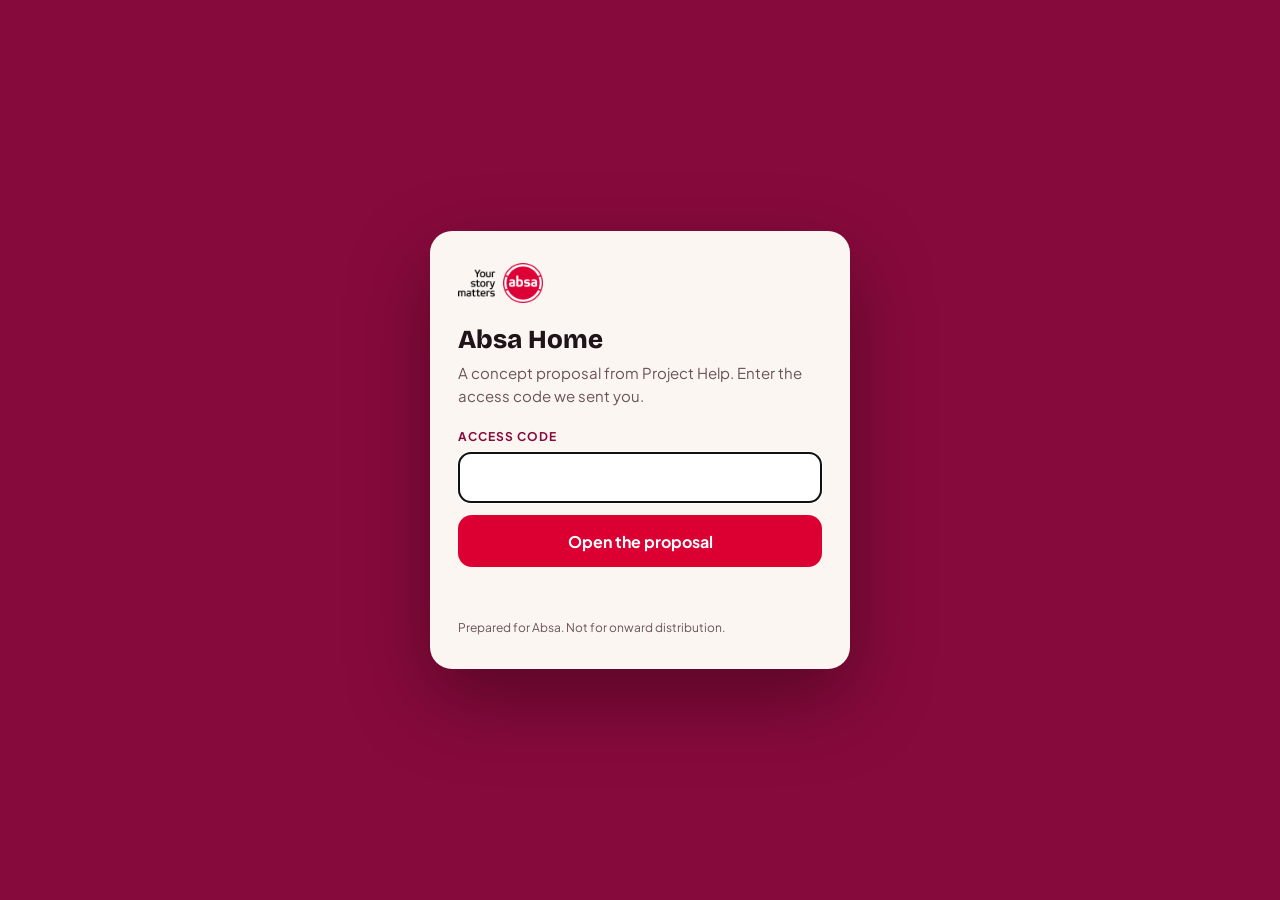
<file: index.html>
<!doctype html>
<html lang="en">
<head>
<meta charset="utf-8">
<meta name="viewport" content="width=device-width, initial-scale=1, viewport-fit=cover">
<meta name="robots" content="noindex, nofollow, noarchive, nosnippet">
<title>Absa Home</title>
<link rel="icon" href="brand/absa-logo.png">
<link rel="preconnect" href="https://fonts.googleapis.com">
<link rel="stylesheet" href="https://fonts.googleapis.com/css2?family=Bricolage+Grotesque:opsz,wght@12..96,800&amp;family=Plus+Jakarta+Sans:wght@400;600;700&amp;display=swap">
<style>
:root{color-scheme:light}
*{box-sizing:border-box}
html,body{margin:0;height:100%}
body{background:#870A3C;color:#1F1418;font-family:'Plus Jakarta Sans',system-ui,-apple-system,sans-serif;
  display:flex;align-items:center;justify-content:center;padding:24px}
.box{width:100%;max-width:420px;background:#FBF6F2;border-radius:22px;padding:32px 28px;
  box-shadow:0 30px 80px rgba(0,0,0,.35)}
.mark{height:40px;width:auto;display:block;margin-bottom:22px}
h1{font-family:'Bricolage Grotesque',system-ui,sans-serif;font-weight:800;font-size:26px;
  line-height:1.15;margin:0 0 8px}
p{margin:0 0 22px;font-size:15px;line-height:1.5;color:#6B5358}
label{display:block;font-size:12px;font-weight:700;letter-spacing:.08em;text-transform:uppercase;
  color:#870A3C;margin-bottom:8px}
input{width:100%;padding:14px;font-size:16px;border:1px solid #E2D2CC;border-radius:12px;
  background:#FFFFFF;font-family:inherit;margin-bottom:12px}
button{width:100%;min-height:52px;background:#DC0032;color:#FFFFFF;border:0;border-radius:14px;
  font-size:16px;font-weight:700;font-family:inherit;cursor:pointer}
button:disabled{opacity:.6;cursor:wait}
.err{color:#DC0032;font-size:14px;min-height:22px;margin-top:12px;font-weight:600}
.foot{margin:18px 0 0;font-size:12px;color:#6B5358}
</style>
</head>
<body>
<div class="box">
  <img class="mark" src="brand/absa-logo.png" alt="Absa">
  <h1>Absa Home</h1>
  <p>A concept proposal from Project Help. Enter the access code we sent you.</p>
  <label for="code">Access code</label>
  <input id="code" type="password" autocomplete="off" autocapitalize="off" spellcheck="false" autofocus>
  <button id="go">Open the proposal</button>
  <div class="err" id="err"></div>
  <p class="foot">Prepared for Absa. Not for onward distribution.</p>
</div>
<script>
const SALT = "aB0z2WXZb3i4/pVAS+5uYQ==", IV = "4LLloH9OyfXgs4jB", ITER = 250000;
const DATA = "50+G2fW1xNfxcDlVTPMkdOHERClJXo0Bzm1uMrak3Z7incjV/wFSnGYmgvpTkLsNLYwMjVoOK4TWkmwkuPBfMTPfasACDsyfzqPcg2eN1grqzCHhjfExQKvZ/ds6T/RXY5KUi4IqjZOyEGJdLj5P7riMBu8O3VWJYTTmU0HpnpIxCxf4ZQnZfPlcNE+EjAMTijCgU9x73xkawTbgH4NQNWJavPYqnif09C2RcYxHZx09DqfQTmMx6+ggxGvyh+et9LwF7KA99J13eR9Wu8IJdnPeapUJPP8C4s/upm0IF94RdCPcNj2jvl5KiG6ChcFJlckbzHNDp81ere32QDcSZRwdwLNKozChj/ygCrZMINRwzFdVgrPLcO0Ww87nE13Vxt2lhtoyTS9m9kIBNwEZ0cO6vzqqPqwXPmZEWcBC+VJxwWiUiZFI1qW3cDo3YcWY0ui5RsOJgpHdE/VWrKFeo4kIGCKCXCkbAku+L3/[base64]/J0DNG2NHJOHMkI2fEQW7FtlfJr7foic3q1ycrt9tyfEESXKPRkagoiQLy+coWs0FKB2KVZ2sqsFXSHjlefkVBVyL2G+sadryXyyQ4c+zS3JUBVpzAm/GZVvqaQBSRNpGETON5vUqFIpg4/n7RsrME37Drzxfw9DD3xYX97F9bf+gdFYp0nziTHdDvrv8tZL/29OqPDoViJdXaDmQ9xmcMJ7T0ZOYRu8rUF40jxTOjrdeDAah0YE0GdwFXfvT6cyqL37ED5luQoGXY5iBk213cHNidCnmyZPsYmje46rrRJeyRconxIvoX904O+DSDV6WAUnt1RHmhnzeLHJROX+9jIe56+/WPtCj36QouTtLWajTmIXHlgmvbuhM4YIRZeCMbOFuNGppPXaJHf8+rIAAWp2GaaapUZXrdZMHB7qDoO7KMykEtpxQjPQJ8BZSIT/uYWZLfvhGuZxig7ttNSdPa0yt7jomkOYfRxeekuF66oUbb/ji0oaeBw1NJqlYDpaBEpnDop3Ai2ufCRgDzMhkmuvmXLScB34bA5JU1tGSvVkYO7i24mLOc3YvjOcbOQUv86DMx6t/fMmmcf8tLY0/KdIJmQ0/7SQ2ljLd6cLAt5/rTdR5JVy/c/zGo+LVwll6FbuNxriQCNQfFELvhd1GkxxrFGSCjLBDqCGWui0Iw/gZHuCmhINxbOKYPtb02XSuzf8nBaJyq/Tmq2SPKoSlri3wF8vSNGc3YNQGIL17p4obDy1K7jwMKo4BngWDWAth9O6l5mIfe51TvjSBAJYcDe2mJeD8x+R7N30yl8wV6q8XLtkcxWa1+l3Z5wKb+H9mZ+NsH2iQ1NwZ5WP6uQ1L7puG6KRK9823SFERLDeHfOlU/[base64]/B/NOa82od6h5fujCl/Zy0I6hNQy/jtQ7b5TE8pHfleWVhgUSF3AKzLgMpMxLHCY6vOdwUZ3lvfkgb86mJO3RGmmwNcEXXrW0u0PkonBd8yFHc/4kWK6khV1JcTTQ179BQzeDsb5/pS4Hsa/ecxnPIx06J48XqakzOSX7GziEKiPaeOZk+QcQSD7basyQH+b3m8nEtAE1R5ZDzlj7tP8Yg1YQ/xqlCLAfpSk21H0FxUlsf/nJyRY/8DIsMdLwDEZBha8SZ/CbXS/1zuKxER+7Ucqk/k01CRbH29Tc/BFPLr3TExCcl06m2M3r7f5E1EsOUsiDbWDMHN8F+PRvwd2F0mJbhCDbVpbvAMXu3+jCdceD7PPgaREvgmQoqjarMy9kV6bl6w6cRWZsEBRqJ3Y/4TE4P+amzXKOtKzZcBsh7+ikLPGRex2dfT7aRdN4xeCW8AUvmUcH5uvxhuHKMbQaKPFgqnckWPK9Ku2dPubueLrACGhe97F3daBjZR7vHypMjmFuuDWduqoC8Md4gaVQ2ryYCjnQTLvsolZuhOavzLQllicaFRtjTFhWW6SyNiVu0qbbCwo4/TU4TxNXfULiElkA5io8MuK3r9g69DeES98Gjs8nkSnM/F2XTmaqWd+Y9ltr56r13uosN2eva3r77TF3+jPj+YePkVvzhLBRn5PoB2F2hPG2QaN8vSCHrxpjhjqVR6xGkrppNj8k8WY2UjYyq9YYU29hIhqEZCze7GAWL6RKhDB7mAK5r0My+nHMiC81yg97nSS5utw67nXN2X4YPS1lV8/2Ne0+EFBLVW3Sg9TsLwWcW5Pl1mjuiIIcg1HJGHYdxlrmOfAHKbsL3XsvKAUa9s4fUOlTbRu/v8aKgHtxqBjNAP4IPmQwbc5hCQO7+uQq/ZgLfUjtjc7v3jOVOqn7wOIUutSozF+f6AupSgLzWRer89SSk/+NuLHxzPDmKJhGS6rjPCHHEgTO7Bk/fEvS6cXJqjIU70IHuSf0z4drhkrkBYqm0IjK7weyUCnE4Odc4JC0e4/W+w6q/ndeBtH9z19HHeXesdqrDHXPkNUIgVie9/hUqxZqnlRZ3RGrBmTBKwDSCpoRVPPZx98YegqqAPWtx5w/IB3ab4EfSQaeYtbp2cBtp4pBAMqef/f8yoFRYJEiXghQMpND6GJ8lfcU3Z4fHE5U7XyIR2SEYzrrVmSyFqbEqcswPDnbSa12szlgx3m4ecO6npn21rs+N9HmkK4gLeL585oKCCJythLgXUoHMnwSj0i3l0OMGSNOuiAdIpyr2hJrf+XQsteJPZVAaKEeZ27wgnW4egQ4offNFudmw+jS2anqx/Fah+6ISmI4bwm+npcJclhu12b2O1Ez3XcE8Dc5YiolIcrsOb4H6S0srV+kQVcKRB/nzDOjjJkH8HbXp0AJrc7e9z57StowHvZn9A+Y01fojFirw8PSi/Cr5sXFt+jSFGcNwSDg3wocAkgMvvaGGLfz+PK49uU8qbEDvw3IUwqkym1ghhBcBYTkTxNdrdnCCBq93QPySZ1z1d4gXjW5I3ICCgdHFY/BHcR5y17twUP2wf/v97FwixoieR0tjUhfoZ5f6q3u+XenYKAIQoZkCHq+BtDI54R+gDTHbDgqOBAvEWjVt83D2XfkyoWRLHkWJch62wY+BlGKZyBWR+XPyGPTO+O/rzzQj+9R3qUSBa1+bnH8ig1YRkjziZCO4oNgDYlWL2BMz+SVuviz+qxHAPej/2LqDcupcQQbaEBrbZfmrXAJyYuYc4iKtZvBBi4rrG9xemzjGIUo5NigBNGApGo0zQwVuy7TUDpGT1g5MkyRWFclzdSFzdpMctZcK6XmfeW/GS1D2f8u9gzveauiSOMskqkj0eSVa6uJuQHChLh+VezaA5IcNdPxwBxXnslcCn1GQXXiAdm3MHCIUkHUzO1Wthiq6+r8WMzm3vF+rzPn4qzEtv1tVtxN74RiaZdczsZHO2PAXSDG8eRJ0A0xvIgGbWdjL+AI/YCmyUt3v1thsXVgs8xRCZRMjGYDGaiLCK+UudTsTobScWPbHSpYhESVfJCOSj9vm2aSQ6vEXxyZIX8FmqTqf9cvPbZ8CyInv9q/[base64]/Xp6A8CFXaAm8XJKmXh9i3OhLgn8ItuOJJHlvjALxWvRiJ9vaR1k2uwUluK2sl14Quk+GrADAcmFjgBftfF9rDxtNV60t3TSQuqLhK+wRwYlx9Zfg4gVLWRBZp8f5otKYLPl2lkopu/QOed6qT9v6+C7UnwPHgsyGVQ03oZkxUD1sZbKJU3RpKNSyAOLUBICaC97oaTqK2b2wy/yeTM922iKfQdnLWrq1cetghAuuiFeIiNW+TFUWrAWsC/dXUJQN8zYrMHFj7ZK+v4O9G+qdOb+/WQwkoHx8WcEu0/vWda0r4L59iKiHO8hzOfVWXzcchGjLnibtDXTDBtm3BjOVJTpB/8E8depnscxXNyPJoRdWMsPAvKWn8yk8V0bltfE/ZHvOVHIMAIfabf6LfQ0qa/Nlt8uB4gl3BJTPiaheKIJvhZGGFKI0rd0zNmlEpLmkX27y8WBO7RYAQB8muLiS7cwQmaLoxf6HkX6JBeC0S8HUcQvrwa/eEwUFyv3aABhWGCJmXfFrN4QmQoxjk1GN7dsa/3j0R2LPUbBG/XA1b9PnOj08vFxZ4RhH/xYfLAzZP0R6UjNYvM3W7+/1lRuU96zYMrkF+MJaYx0ArMPb25ML7uv8iO5yrqneZYSM6jygGQFadw/3fI9PUyPt5AeCmrINT79keWtsZAMi/jp4okPdL5muCBKxPr1bOoikvXbencfNIrICFjZDDkYECB9JHovIbK+yGQVjIIgcw3qNQvB1EFmQn+q+K2sOir/1Cd5yVwRypT6yzEZ3SR4rH4GpS5vU75WIjEkolnZqxA05dcnyAFNmTitnHi/[base64]/7I7HLf5z9+twLgw0pEHrlb+pH4SIC+vRoQsueyi7duP9gf0NoKgSBrbtGyCjpYqmFLfJAPGTUeonl7jFyuYY+J1N8uNLE/8K6QZcNdiiUjkrdLT/9SSunMlX94QcIrgKUhIFYHM1JuOqjW4EA6oIMYW7wANa8y9mTOMZ58v2gtSuU2BU3s/woODGPE1eGmiSUH3urtS8MooEOWdRSfgrRpJiBzjtfjd3GxibIBG7thgXAHJdOg/4uoTwiXsjb7TyIeZIzhrackBcScZ9rIwAzfhVFHAycDqP5xTjeWEhBNGVcHlWqF6s6JdMP8Nq/DfbNr7wW3MCIgscaVVLjYwJ+Stu4GEgA9ezWhRExGaxqxx3IopDdfMKOcr3LZrJi1vdo/YbTTm1aFf8zUCotzutoyCehy4xvDKc334DuxNiGIitcpjlETpaLqePYXXHdufiyNhEe6toe3oKqv1JeM4hnWaTljYYeRfDI4NRYKuGnJ2LdPLJXp6k9nt6CdA/OX3/MOvve0a/gcQeb8iQVI41T0EVkjWpMXdlSw0LQVlWOw96zlh6pl1dMbE2/Ae02sFbbh1L4ta3r+po7X9dVL5Jdey9KeJqiwZo7ND8FuYH6LOLEZcfsGImkiY0lOi7CmoXUR+E299sX5QoDUSPLKNSDD8Qn2AlGGNNg1gHvKTb+EQ6ca+pZAevLz5OoI4QQhwjALEV5mkzSN/5Gvr9ku0R6xnh0koAqK0SfJuhfFgPngcQCMv/QR9pTwLfZaXITgHyoonbuBj8nCCnbOniZHPXkdl5Y7zSPRozFj4VKKBv0BWZ5SH3iMCvF1lSEXwvT7l3bb91rur4nWyDUqEbDK+JPJICWVlUHUnowtzCr61nVrZ+74atJtKdz/teHOcVYo7JDr0LhwiUdob2vARwHIAgqbH4wZoZYTrrAZfRN9HsbypFCg86g5kSb4xfObXrFmRA0z4lqea+s9cTZXRq5ARenA+Vk1EMb5yS7p4vt0vE5KLeTHINNoAzzaP6zSwKh21dJ+aHNAy7muz9Y9yuTGzZh33Kvct5y+0pOTs2qraPk8L6XrNZOP8wyOJKJjG/FFvRqHc6gTF2jv82nFJBVMfOQwQUMEDDwLkgHN1GtEQ0slqUuGfejYYxF4sULGPR+42l3gOC9HCiYIeKVKSvK5QJf02hnEvkKVpySTqG8vYP+xaqdaqHcNYnDAT4Q2pPuzCohKs1vwEy8XySk4rU4yc76FdiZfL60QpiWTAlmJlJ/Z1ivajk1ZmuvX4pW6CJNSc4709a7t/gcMA/42s53XOLT7ll9j+FFejYlj9fQ6H5CmyBRPoym645J1LOZI0P4VcyuCStnkp1l22Shio8epfCjOAtdv7BCdxY84kYeXRh1wI+fAvbzHupcK7mQLicJaT1a4yH031Iw6Fs0ADmanqe0XUyoViNaF/3hqwMIm2lLhZT08e3vgUC6qJ8qSbrSOt0PZPjJX8kJ0bSv0C/zug4+vLYYAe40Is+H5BBRzgt9niNwlEghx5IU5253bVmP7a5SYG0HJ+hLFJKiwVEWvn7pm9eCxxg/[base64]/g2sM+OPpf/YVcGMsNw9Zy6mcmeSuAQuOhGCQF9QiGUFd7S9xWb/[base64]/[base64]/[base64]/50RNGQ9qnPJecCeJMAst2IoNqYhGYZrEYjEMj/y7q1/U5Ue3ionqVfZv7GFC0kJBMlqQR7q8krOTtd/sEyf+O/vRz4sWEbp3gbtGvy5/fmBKVOun2W/FoBKbu4yJWdvH8+TFwI84RgEZlbazTNX8NDnPSooAh1p/VhgbHlLqOjM0ndKNbPNROWKWlysmYJ9GEuYVQsgcO4j4Vi8VxewmFXAYTJ4gHB4gRymnjPqoPsvhs8/NqS8T6kANZRLz6+/X+0/++t67H7LWXmzztB7r45SSjbb7Ishk5Rwcnrhj772tBbSsb51VHLrHeh/AYUucmiLYgLlYhKBIilEq2meA/QnAZyf10LvQg25rwZSOMWdz1wh5ULYjDmjTIhy7z9TwPsceTvVufes0yfaAm3yNI8QRK2UFuDoUhBQpoPQZ/jzHKVc1JJe4ksth0V4fKjzcyEzjrVLab7jncvQcBMvOGO4SpbtncAg2DHp6LDwM0VVjRLF5hdi65EJ8B8Bs2Y7tov2pH8E3iRlOeromLspBwVu3YbzXhajH/w6rzNUCP41kif1/YKatu3gwrgSD+RoEEjeTOnegu3+QmIB26NESDxfBDLOXV7kTfM5qfRyzVCdCU6KCO9mHD5TX688DOJ5B7zJUplEa7TLl9POc3HN/rmt3D4kYthE4tCEoOcV9f+xShdfizZCxOauFyu5BmoAr2vAO513b1cts3ORRhCFdWks/jUEPpncDQ2USXTUKSc43ocsgIK3noZqClx49JW80DbTsjUx4lkQAr9J6/1PfQXMleg07H/LE2D2i/PR+WvUND8CG0hdZFkCcJyUwfVXvzN+n1IxjQiw5J7o3ncsnPF6ULHdDJps+7ruC9mvGWrILebvlI5i0xTrnQ/R7oNmIyiOXuaf2qWvLmF6/5GSrxNErCXk582bLNRIFotxpnd4Pwlue5Dg008M6AMnWSGzkKGkiDCSoVsWg3cA4cLlQOoyPoR63vw48R1ntvFP4wu81YcqRYnLEBW9Q0WPtwK41+hKIDqtWdITU5yQaNhshTDluPgtlvGaT6DakWig33DTGTjQGFzg+mgirnNdG37J0eWsbKs43g0IBKUaGW/DRf0X58XitezD19ZSMW2as9RCYfVFVr3D7mNc52B34P5FNUAwN3BGYCwyZ+PJKwroQicm+A4K0JUf9Z5vU4zTa4k9vD9NeqbzthNqnh6NjmJ6lA415/FcGjtiOeyaVFiFV9IKEwAESAsC2NSQzN5xt4QDa4ThAu3r9BCGocIKdCfTo2x5O/ihtPFBYdMOWGpSPvQOLf8Wk7Z5VGCJuVo85YCwLBmw38B5V/oKjq3yIAnBZoibSJd18Eyhde4TI4+xAHBdgla5AH9a8I+Uk6/XnHGhumcC8Tsaynrgvkv0I8DyCrEWwza3i2R37aYxzhqJ017WB8rWdiPbIWx0EH3incmg0X3esl/1jyqPMkY/fjQfSPyOQCbUWQKiia3Zm0zj//qJTEuFiQCQMOjdQHW4uGbhDVL6N9r8tPWG7pEFSG6tJ0xai5ZCeI6E3W5bLA9fcaNaEc9jMFQg9MCwFg6yDSs1tKDvnc7CTtulkyVT2tu16qOw0cxzKPl9LjVR7T+OZHJ7o5o84CHJ0w0/UpNnQ4fHrK7B5LN+SpG6PSMVY30Obx30gGuD/[base64]/LFeUm4rWGLtValumMCiA8bQ44mULhtx8BN8iPvkDk4roNBNzylyzXPTVQ1eDDL2hrJe4zDhXsQKCTATGhw9RfHzBxIWRP8+SBHPork2d3QE+QMm0y4M5J6q+OS9+pkBFPSkLi+7jPHPl2cFNTtScfOcww+mkrLTAf/yQ/Jgj94K6g9kKEQrK11qiiOJ9odA3B5os0rGzHT5y+zr+h5MVDdmAaIwWgMdjc5TjMrbwwjGIQedh3bGMUaoqiuAMxnVi8C3SUBQs4zIigcPucb/jpvTF/Cqs2gw1+KSO3xs7X1Wg9psQM26S7E725HY3rhcWph8KbPwjnI47/AgXMJ7VNSrdvm3VECG1SsyPfiUwfBnvSL5dEtoP3NKy0F6/CjMBbcxiR01ERsxMtEaqYOgHc1/UHOwTIq+RYiIifG/kT0y1SE5HIAF+QUxQBB/Z0NTy5eKGK3zbyReA2BGyD3UtgEgr6oK1vWkQ4NpNUuLRmRIv6FmUjjiQ5H/tW8sio4wu4D3hVujQ/5GA1fULU5yWLRwiaEihJoDPwVkcphcjIvL2cseoXDtjHAs3JTwiIUaUpHpZRJEsZP7yjB6yRVXLx0jLbNp4xIZJyx4Sr1LJRTbeYLyfGMm/[base64]//PnnP7Eqfm4H4lxRWps7RPFG/Hu8V/97ttMV4e4ZE4uEnTk20Mg7hEyHz81895yjqUITJcqej+aCEjdfL5ioI1eBrnI5/6rVVukw98oJ5KOqh1CsAnRTyyHBo51302yAYMk0aqnz3ydM74vNL24wmD0I8lA3aIEQtmMR1k/gxNCLXS8AUG2GueK8y0nreKNAPzN1NmzPENNJk249cm6r3coa89D3zynVWNFCxIrnVDuX5RqByv/ANZ/LWMUf1aeC7bqqHBLRF2p7oV+dISHLfnvoLeEpZtSoDvaQ9ErXswwa4LuFKZ0FHkwitDTojIucrKYYTQfnyyNY/vXzwJ9EVvoTsTEBeVT9F2Dh6ZjIC3nc/LUhXAYvPH1KfCthkFdfZDjVKGVBA28T55JWKOlhtK2MJjiV8pHVQXzluWwCKyTuOZLCT5k/[base64]/TX9C2kFHNuQTGevLPjdmwNIx+eyRR0sxk7tPEGP+VfhoR4moqDv/sFwhDrLSJww6VpNVgcpO6M/3R7k+MXVKK0nxIqoRSuHz05xfoX/Grw/EPG4YtUatlscV4HXFdA+xlU2HlJaorFAyYC3a2ILt9rt1Gs9ufW2JZ+MVhc8+BwgNUsdnY18t9XCvkeDcLpmb2ZILuOrGEBH44tXGbMecavuiNV3ce9zNisL5EbIPgEu1BgN8DAWN4dyTyjovGykgkipv0jyF56xKFs0VY3U4+5jjnl1fjDY+lQW79K86/0QOMhX9Lnk7wR9z5pGXQhBeezYbmiOx2zZFA5OPJUB5ZbSy/qqz6d45TVJdyXc2QeoNJvXj7HY7iL2IdGqTnXLOjzOnlXF3FKvHWKRwja59puw9xaSfShE/oONjxLItgY0XmlHRdc85n5FP+F1Iv+sqRdaI8+4Tbt0ujmToo9rckacmSvfIReq1VazqlOl/+1exe+aCdLHbIWU7xRDNqgaZXQPzJBv547GYElW5ZFVVaCdL12b/QtKaZIOApE27d+/aj3GzLPhwC/Az+gcL1EtD6myQJKA8B2U+XVoS8DRpHUrlfpT5sw7phDIAEB3gcJf1uumZFmEFP/IJFGFAIq8hEhS094j6Tp5lj4GOpn++YE/+h9YKat+Mam7L0GDELKpuW/d6yMkzGf3xr+4Xh1HRNC7l6aMMLRvH766qmh/tJN6bpkZPE8S6Ahv/5Noq24+C1TQL+UIeiVyva/imY172ancZgIil+5jV9O5kUYyQ7UACZU5ciMLl1DuUYyWBph40TbrygO4604kqEpZrsOK2DAIjpvVrJZb2Hl/xTNaPn3cfSoFCsp6VbeXQ1jnlRj+2aXPRrDCc6mbHYnbwoCfihYrnPFxyYU6oqwkxAWxbraVF5I/Zgqm7KTlUyoqwsa5EwXkWH8O3g5d/Vw2dORFsVLRntFISGrlrik4jomIBLAyqLptxXjiS7BG5WHuy/4Lc5N5Nnxc7Jab+vARuDu2BjZdrBE242XiQlsLj10Ghe8yIukB3XwaRZGhq80RORaY+LzMfY/[base64]/hbSVcWDaJ/b8XrHgfZWkVpBIamtFZmyLs0ccwZPTnLQYo90S05SbqJjhSb7Xvbl+gdlSY4mEmNLufgAyeSEdEGkIfTySCyYJMcJaz7tsT/sDAVF7lUiBRvUfi21LTuy7hGSS2Ps3LuF6d321Yu0txOxTCxvypmYro/Eio+3YlfQOlJBIGQkK6GgZt+xQuUQodpL+irzVWqlthlN8HOWuVOAEgmP/jFY2fWp1UFGNFvBbmlvtzbieM5haAFLIo/zbEOKxeKND2r1KRgXEhc8QmLuCF1B7qfbPhmyiUly0JfN8mpkuNhVEfkF0hzdOYSnB+qLwwL2S5La3+abQJd7H6Uf6WP/cnhpQqA11H0vIwledb6WHVtRDsSvKwhCwv7hEhHd9Zj+cd2pbRLQouVHc6sJ6JNT53ApbGjHk+AePl3do/flfx/YX/cBovtsgppWaT++a7C9haK1Sbz/678zftFWs3Ho84/2LWEUF56W1x0tfBwYnuvzOkJwnwt+5rAQc47Zu3bxqNNZ2KGk7f6T4Zsvn4RHjGSb6OZL6TYC7IySuXr2L5LLmbPVXtcCk/8YvJY9Qokh7Oq/kfzzbDK6BLLCVZVjJQlx8XZe2Zze41UgOd/VcQjxAnf9e7zY2F34y7vZ8jJewlx701fykaPFfYhsIO2CQ0IRJ4fgnGc6aL28GT4D2sWYGpXZXrUrvGMhKU5Z8L00C7O3tZaIWIfebYGP4MZUJcaYKROvdGh6WixDZla6zpCv8TOZPBTIQnvkzPLRkVanPDRp2Bp7wjs1JH93uGqrv4FnZQ9j7k/1iX3T3M0LKIUKN4e1QapLcW9itnhy4/0HNC5vq0ngvFsRSa5dMmw927cE4jnGmjMzVseU03ySn1LvUo6F8nNl43Ufs9i4QintM2Nol76OqsJGZkz+yh19RMUyOCTUqLUwf/IMCEd5vGb8VWJCEeOR1/ppO+mwfa61vQ5iFJzSdHC4TIEa83LaRNxUD5+ScJnO+I3WcgtItocXeW3S4U/s8gI9dg2E2D3dnMSHeiwN/a4W4N9mtf66O4bHhlmemPNLVY+IQXKlRibdorFKbPeWawBAD8GClcceLdx9rOx2pR+rHJ/SsTA5YVuRl8ZJe1VY9qiTCZrVW+gqJqsPynXD+LKMYAS5E41tTh94zWol0A+3BwW8P5yPkEyFiLUUu2D1yPce8Uin+lz6F/TfzTl0ngwIIaGe7cJ7JPXwFVzJsshnMZIWoDODqBnkzEbL8P/4fjtmaACaCQnyoI/Fy02gOz7hTL4t+zCFrUuDqTQ9zW/qI5GI78r4zmE4mZFWgnFY5Jr4t3v5hJvhqhEwotLSPNGJAhwBmRkUhgIlwnz1/p7RM+8ZqTGmpv1l+SuHPdJvmjk0djzciW7CHxcCxA0USInVAWmuZ9FEjrSd3gUN/rdd8Qp+Lg22uoi1awOWyG2B6nox8HoBwqopZ6oeqbfTByENLXdGKsK0aS2SbcWYn6M2l6DKr1tRuBt2GvznKXY2QI1AcxleULymNZMgWz704qfQK11GaseUfRxiV7UNYFC0CWuqeBs7KGHlqJ0SdTi4k2adxGBd1t6ViwLSot8vlAQi/x3+apJpm0llUFBvn97dJPp6cQkq79YVDmHk4wTJHXwQlVjr44TmYKpbb/s7cHgvgD81b+vahChhs/m5QBzdudBb5NmAf1I3yonaWtjMb+kVayeGXw6IoO2rIUf+ElZAebNGiFDDdwxf6LaTMs0Y4WO94o0Y+M0WsoO8k3BVNi95Pf9q5M6MmHAdr/5Gby74JzPWnVWiZ4szb+PDCh0K8c/CYEZTI8ZlsJBFYJRtzgDPrh9niwmSsIAJ5j5NGoKUb6kDGPzOjmOIepzx3yxw6kGEjl17VYfwiJkSMk/sqQSCfIv8bkK5L8wl/W1QjqFfs7O+O1DsFtL+WXc77/MLxtTnbWCUzBTpWU+/oSg4lHwtGrY78uXczyGS7aJlXPpMxtq2cYqGNRGYuuPFoqBwfzqTGMKpVBGJkz2BdZketXD+dRIaow6GNz/Jzrc2dV3Bf/q8DonuNl0iiv3EwVPbLhazh38iseK5g4poZnioK9w2wDkRnYkqTAIsMXonqWjGCMDNOQZ/qOuPWMoifRMqEH1uqpbDfH3IjnHje83DuLYY0RLOAuFXwDBfHHClwJB/[base64]/[base64]/zhVroLgJaAzC9wSaCZQc7TcIVb+/P6ge1LfUBNXwm8M0X3K6EiRl8xVVNVubXGO3ftd9I29NrurPfqtL9lXluRNC2CZUyBVWw7vkHaI8Sg6jwEbzPyxT7BjqpLAJ3bSs0qX3mK/t5BFxJwJBj5D9zPYJDgn8gbn40GycX68BfCyG4geZI8meIwh7So3NZVQV7VUttcY8sDrnC0xK8uXN/c5igMpVhT9WteNOZfEv1TfZ2aZb1K039MWLuZshctRPSmOv4pzlZknGwWbAxDkS+OKq0BuFcj3SG95vV191AkNUUGdtslhQMf486nfak0RWFp2WhYQSRoUsdy/eFVj7taUq/2jdUPcw8bSmNxU6Te6K/BV3ypWfLcFNwma+W9m+whzCxay4TqGyzt7ayZrlrNO0a8Z+nn0WDdMSP9zbCARvJ7LUKY09MnZOxkRIfyPrOe0xDCmn3+lh3egNovjl+xIBMGQKEMI4G5afErwQojrnyCFPbO5k5xAqcLmnrNuMaCNnEq+CNjw/fZ4L3s0XfjmTklRdC3Etaulcj0zXq6BjLRTn5bT2KebPa1r2wdJ54S/y9rh9tNbHALhYC9qNTC1fw/JGyyx8h21PwN6n6VSITrtgLuTv5i0ve8EqchkTxwJRxl/[base64]/[base64]/[base64]/wLBMPDCVcpipElr2bHzs2xK+8M5gHOsy06BWVGc/M1yKGZB5NXC/nk30vJmgIawvLvnK9HWHlzU7GfWnQ2ttvOE/dkV/Cuzo579WyP9WMokuaH1+i73msxy2WUyZp434ZLlB0OttEYRh0wJeRE+MfQDJM4H1jNAFV25Sumh8IoCP6gPet2dpxub4pS0jru3yurIfK+rQ/i4cxesFnQvKsEXR6tDZuTCOYo6FotLNxGLi3x8dAnzgMHJMzd2wmtLAQYIasx+X8wV0LNXZ5IkoJ1PKR6rjTGDIiIe+na1yXh/bSbSbswuhGQJQuJ8g/7DLiD+HTb5subj26qqpbkQseioYw356TLaas9MN/xC4JWoQCavRDu9LUCz3ut1CvXkynX50b/EHCZP3W4t8xwABTkfeyKBYEjFTW8OZExg1Kr3crBCZzNLnscszU7SafWaryULTA6lxoWj320LfPFClz9FbsAKWjYAljSaaW/P7y1iwwN/xmboUVM0lwH/MapWVgpDbQnXj0NN0g/5Amjffb+8CvGFz3iKDRF24dQ/gYDesHhcsCUjgAZgOQGAu4ph3913uNf8vdNMGyzyTrr3yqxfNj1AvorMunoQ/1mAwgYkjQnD1eGpKIim1rkyRe69HwK7bRdvlKNWyl+xa9PcwnYao9ULm1zJj/y3zZzantsTLfEWdL68sIMYC8jfuof3Edj52EW9vuv+ZBkEATDPfxAvyresehRkp7cVGS7Y0qPnDNzpn4XsJwSs+5aicwmn6PDvoIifQ6wJCASH5DXrInlDVbc2cj0RrlO1a+sjhdvDCyApHXbmexrzKSlcCRInIdiPA/ca5cls6ivAQw/QUAOiArB7zNxFEHdW0NLZ9dNZAuaR3pS5fGGZ+o+mdP/4yu3YZE349cb6+CTgI74hz5l2OWgBDEBmRHT0JHV/X0sPY6ar9ElRhh3Qma/m9jZ8dNhS6U17QIvRKaNiPu8oqH79bBWszNNplkilf1S0O5Inl4U1YT0E6oJjyCIsLAd6baPYHfT5OwmASxCpTSgXf+oLarUDkjDGd/9ZirW7RcP0U6PfWI/HOXi4ihs+wkuRir5oiDKjp+Ek0Zz1XM+lLxi6Ms+MQD/o+nequfy69ENgYSPFu3Js0pdEwLvZhIdGV1gSdZ/[base64]/T1SP7I7W4S1vxKEHnqnsW51fFRGzu94PxZUMmvnqtMVE0siBw83K0Ku97IB/ZsYgVTGsRs9R5kSZgtbIw1jpJN4SawzmqQ63yx3W22arg2Qrh2Ez6cA0P7H9T0RBC2O/Ft3IMNyZv5HlZd3o0IcNSJH4EsQhiPfsVrKk8HzZAnZlSBZjVffdLoinfV9kBFiQR1bpuKT34e8qws+dQ84xjaTVQ5CJQjfn4vMfhFgbnS8K4zlu7eKXl790q8yJwejS1rtYS57sJyVRAk9oAW2bPIiZHg/C6ORVsuunLKlwyEh1WCEI5CEeI637AIXGANQbJjAQ+y/xRTiC2kVJ5p7GGnMAFZdtvNO4Qv3OkwMwH3SWUr763AGPa1KwVtJKIVli39KCCCdYzuM/+XzwRSce4RQSwGGbXpy9eoj3qMKQQ/G3jnHdZoEVYqURdwxgmoUv2f4RYE163XpBp1MkNUxKST3xJ/6QhucxH79sGiFYQsWqgWwKBYA1KkwIZFaxz5KKB1XlRBBDYD0rtKRSqMWkUtGYi/dm62YeqiQFioXth6P3156LFQ76MmTdeEqP7TceiHitlc2xnzgLE2Nkf4C1BvxGEBLe2utpdGzfrbrGJOUaDScy7HCDUTJ+bKDDtF2Oz4AUno33n2DDwfDZlkT+EY9UqzZXXQB9elHQ2KKEhO6xhhWU6/dTB7a0S6RvAknQ53iETWwqUagrzAUa7hVTVgKC2vGFQtxHLe3qEy2RkLCfPoeKjIh5eBZqgjViRJy4MSwAZJJM/uNLYH3vycRwUfQnwgIBm+ylqwfjfKh5uq0UYe1erF70LTUwn2A3V4Drr7T5OLRUtSCeqJG8ixGHtd7OJfj7OTw0Esk5yJdgMTEqpdALdvBhE9/gRnJMlAo2FfoTYDb/nMZ1Y/u2qgXqQfKa3Bx67AYU+g41E1mPzW26PU18STppuCo0naVfb1eLR1xygaf7y81YUZprB3ITlu2leEPygJohGcOxZYDZ0gtCfpt+uSIotY1p6GwxukCXiT/uFaOA89cniUEQQWKsE6+L/D4bU2k5DPyXIo+ihGCqotvkwXC2pNc7s5o4typftnMupkjfHUjLlp2NwuPSQ8JYHSSq4Br4JcIHrwq0FklW3s2C3on++xEx1G5ZSkGz5w+OUXVsBzkCNJcHZSVWyLqfpa7unoqvEhGY+VP4HTV14SrPZ1cA0RBcMn4kHr0YmAxM9CaVscB/Z/1DPDo/Nsd6iwSwAMCvImvA9cdxr0vI6EN3ZVGfZ/nYfzmP4q1S676yxNmb4fQfTjve4xuQhQ6Q1RHZDCwBu8oXAjVImw1IJBhAafMg8FRTmgoS5GbXSkXlpOtjaXfIPAV5Ov+gwZL+ooc8tozYSE8WxKjntpHo/7x8hR6M5SZu7aXz3WoUco4ROmDPiBURvDt4G1LabkjRxxTQCqR1TY1XNKP5OeO+9TWnTnVO61T+okPzzvNzOr7u4YSElP1m3snCojI/BdgWEzCvlK/JY5fPQhrSsXPvfiVOVJFAujDE4NmUd41cNC6QVcAV8vKIkbCaqCkfQzlXU6Vh0Xh2QRej0OXn0KmYao/CuKyFdtqiRdu3KrBUsbzpxv1OpL4ptJHb8I+hr6FxWmpHfHfmcsTgTwyPqVa2moXXT5ckkcHrZHGNaUnJkgCLn85l9pRedBRWzVzH9O+MKBkRG3U34HhFmxJOmMKIaMaxdFZa1rDBEM9QX61Hf2DBAYZ77L+sCcS1xnf9IU5UqZbRciiTiWxBFFXW/MfDr7e1uTqCUHeZbri6f3dZ4Pf1LbOEyxR6Hr3vWLydiKihTcS8ZNkna+quJPJUhUcZA+tfh8OMDQgSGtQ6i1GHzXXIXmKvjHVA4jQmrg2UAI2yrjKb1NHNzuRbt+AIOCQ/v/wayln2mvYHmkZnYMuqe5yXugStV1gMeizIDNuyKKl+MEwKQ85sCUhpTWU6OnRjjCsa6HWqUZ46k5o6+M36u+mPPk8xrcpErwI3ic2ZWTZHIQVVM8JsK9NyQVxxhxAjk8WQBtYRnT5qXFPImHl7xGlvUdLOZTxk8lkKjm70+/43LglUpLqMkq3ryGlY4I7TRERWutXwV2TM2ZL5qIffe0JTuQmGCfy3UsbQwuMcqVHzneaoSoDyOtFhhmsKpm0AX2qPom8Spe8wGreszTGqXCiZkb8JCvA+4XVsRNClj28jWNGMRM21OXqEgobzAB0H8MJYozuu1ZM/UpBgsPRSm2zq1TlPcT2bGk7ga4+sBTdMXPsmxPAS5uLhcmWVVdi2Vxf+ZK4QYQuuBnU1YksXWRR4M8pcEuvVncWprsw3s/lzFKEwp4897bzU/VYN50cX47oJR/zrklJGq6EhciTVlCfIPJjsw+IzaL9TGcm5djxbcoL/Jqz/4CTfcpAiUHQ1uSS8sI9ZCbsgRMTpQAfYq8wLGIe/b8fGPsVcAy/LYQCL5AtnwYP7H1HZRtTr9xyUAd8EWAILWJ0e/[base64]/tF6/pdePuUpSbATeXkMabB506EnMUz0+rc4F7Zs/SJJBt3GDxwT2QkUh/IzJhOCOiqWzBZu8EGCAmm4OYNNfpcw1/Pqp5h1cfzYnkoyZUoFJsWYIENy+vP78yKrmY0QDIuCebiUf/qMzcyF9/I1gH4ETsKhgiNFJ9VC/ppsT9SKE62VVsOHGATWSsvSTGwKNGJ4O+tXN2E1Ix5Oqh4FDK49EjZdp6nVq2LiCI86KXIQb/lnbUkkVK5opLuxe/WUCecQpGWZAwUl6CNO/MdNRKHMEhdYs6cd22OeGMdg+roHr28VjLItpjT6BfM/N8oMVwx4AVqrBdlZo5ahxZRoltDve0s8uPaWf7AdqmyT7VgIHHNn8XygSnOCk9+G/oKK0/yQHM2BHEoyVZgsH02itKGMESdF1axgf4jVf0qQAAk5uz3cqvLZ0h/J1v6CrNaYuFdXoZmzUznolL9463zSnHYHObuIlpP80Lqbb9Wkb9AoOMg7NPURTMq0XuooImf7DVzpFZdTl7Wgvb0+If8Ow2boJnFOQWfEI57TdugcMQWaqNeKEsd/+b3e5tQfWOLWAFHpFHNooDk/M85oXDm/po51nTYJ5T8de7hTorvbEKZPMg65NTq8ehtRveD8/wP9RTSKn/M+OM8UkUVa0nfa1jXvV+zKOCRigCqUwlvnO4aCvzrGRF2cWH88I5eM6v9n6/lNL1guM2c8Ihaxw4sY6Jj35prYiK8PkwN0XdC3ZZr5G5FB/vDAVDlIbpEq+hdsxynQmYS60k1jC8bZNJl/G9kDzJlSqdg8VB4FsT7nCeOjYlxeA3PAlK3Tif6Dh0pSHIC98DdmeHqB2f/Hb9HC6xft0iFOuV9pj8fdeX1tSWIUqNG7IDu5NhX+brVIMntUft8LIHW35mkyWL8bzb0hufZ8wHqRuhcsBsaDI139Z/PHUia7i1CZt9jSTf5dxt/8tUiOnSDtekkM1OxaFIe6bfhNgJYK4tkkNrZeDRK/zDUU4aqja+2jhNttobp6t19J4xH1syZ7KgSyGcxTWsJkQzzNwVLO4tT7GbQnRc2+ALvjOv9KizyOAiu3hbIGIrVP1fQk7A0XAx+DWcLISAhrmjBHAzgQBzVwzD6bxES4aYBKnCC4h2bJ8KuESu+Hjnp5BqWo6S4yMsylHkWqJtv7R/NS8AlmAR4hT00AFTLRKxZCIAvzcdQNqcpvb2Xu5OZip0fnAzVGDvTKRrS1gfeeI+G76Pv70DpgB7fOYcuYl1X/CpIsbEOJreGZaon4H8JMSV6tOxe+uSNES4KIiveUql1p3HODR/syYsEbYI6B/drs+s2x9C6jDqu95FYjZQwdu0HTQV+6zA1xOM9+QiDAFO04WhoSanPrG795eiA04uEVI9fp+5Ps8YPTtwwCWwn+eOILzOLah3BOo2MGfiksapVEw9ZQA2wXhHU9zb62iA3qjto7HAlGRX6qRxrhIYt1G4tLj3W29z+JPIlNzqArJv7DKhV9Tn5aampdAVTCUoDnoDx/SSOY37LuEcLl/cJjLtNwP321lV97V5YmAzJ141OE+Tup88mdDcNyVtwpBxkrE1LRzeuWNmCgTKDoX+GJIMvsVrLmbv9z6pQi+4FD2DZAavfZJzwjleO5INTVHtwoGSaXGxpQQGc+pAbsDkUA3UMKS7s/bWvueNBtO53clIz2wIlY0RJhU/3Q4DrtAFVc2Fhz1RQZpxtKVGMfGKm+btZarTRnZK1vXAcKR052PKNM8xpn+f0yiY72ip91eSMq2OaVH9nrkW9KtSlWDi8i/3GRcV6kkgQcxK0aQ+PvT578OujykyauIgSBQIN8OYrTNaUqH3zQFeHIszR3MCHmwtXOADkrWrK6tRpyAA55hpuqXSLzPpdPGeR3LaiLjuZKIBxIayC3krxIdSNnXdVfAXi/YtEQH3Cm0B5Fm18fHQHn0/AEiV+1zp+B0GWf0kvFopk+bueJCy7/cu/A9q18/[base64]/T62I9OO/g+jb/JStesN/PCthP6ftUgSDrYz04sfeixTMur++gvJCcH62UGb4Ciu8l3bhLT1+VpBEFuAHBvURUAPMOYDeIG449foSZ5lZWeTkCexUA2urRUV6XcCCFgvknpUFbzdOaKoCHwOvIGvAnMj16lfkG3dEsnnhXdgSy1Wpg95bwA1dY5AmINqAAGG07ggkQyrD5xAdxuRELPll9/pnVaGfzMOw3SCYR921TM7lqZ6IhripdiaUufRrfrDHFdKn5xccmBGVGtcKyD57A2LSqGhHbYkVe29j/ctMjD22ftT9JkFd5yd9y+FxJI1OhF/QKhTCrCIYe2vFL2N9aY/[base64]/CgMqWcwokf0iYUWz2ZqzxkGGuwCpqMKx8aXPTP8KICAUBuR5zIlq6vrBxYncgJnd3pONLtnWnuh9Lcx6dVXynDiB+qYCjAVuALysqBkm0tf+rdaMszoNx6fRwZML/RaHCF6PKXuz/jnecdq19UDysqG1CiJrLnW0vZznQ/jTAD6n/3L8lyVQIvW4MuQ224y9migur79oHIdNnioH9+EvXduTXxqPez+ui39LJk0khHgFMyLXeZ2hxxi5KyKiL3j8KWlGRoLX6VFt5IEXqYC9rZ8iXL+pgJbwh0vDKCketY/GVE3Sd6wxygKUmo0MBsu6ROfYfqoarDZe/uOlGky2RMM+Ysfji7ON8YHal0iRt+8m1imF5PVhjfs8JOscfPo3FjGKOZLJCU6tZn+XO2NiFw7JjEzWrAkXOLnmAxlxi62pFnmKJKHpBayJzMx+wVSO4yFtiB5oOwXRAWbGoYIn8NkMEvBK1A9VGRyEuGmcIaMQUXhooXhdXs5mQi/WUAg3Uq/WIqlS6jDs4NJWYzYV76VU10iC/FtJDEb3+O2KxOcunyowqLYuWOnN0bbycGARj4S1k5S81hhfewRtkUNlZTKbq9C6hgl5mi4aNGvWmU+VRyno27nFZpHrOVkooK/L7N3SCyAHImJoaknCKaNc9kC6hECuuDKj9Te1ERETXWXmj7vS+rAET1XNH4+DT+YM4efLxkTxWAM/uMDXJIZC578GFMH75F8+QHyWfIRCiL7Kp3x+WIkGgXwi1BotLDj20thpucevK+6aMnkaU/++/QtjfCeT7ntjuFcMauJxlDYOPqiin0vFU8v9BhDpzwklsT+0nCxaaNRQkXN58TZ2oNPnSSBH7UroeCHvgiRaPU33yRX5JA1wwTPHm/S2+IEy7QGEMaguhZjgcXb8ptTyrqlRXNsQeSU8OKah7RONM3IYpgrznshJ8i546KZK9uh97UNO9L4vla/[base64]/8sDjfp4oxQ1ekMGeFiauRgWj5hj+nIWay3GJ3LSyVbX9rgqjb19PAhRnUv9/KvPdf5lwnUlvpxbLbTN5C7mcYCZ0B+j8ArIvb2zwxNS5pTzKumY4eausP9l+3SeR3DaVjYG1Jyq3GrDV8A8THjQWPB4ai6ctrzMXDL2F3PHj7g33s7hIdZMFpDRLGn8xKzQ/mKqL8aEVjAbQcYgDGsBk3Rb+9AzNRH5c9EGI401KVnykSI1tOhy70SZlXw37I21NSLniAIlXOVj0LiyR5Rd+c2N2OTuY2toLnbDauwVPzCJVqhengoC4ed8WULmB5RkKR7P3BNtFjNrKa8G3/VzujRv2VdIeCWTPF1gs7LWkggTTQ4soSMAbBgSoxSeS47DPOcLOScboANUxNV0ggmPRxHkiR6Jkil+MtCrroJWY/[base64]/E0o4LCuwgF2xaIuaQJF3adFZ4QBqT0ETrzWDrNBiKNlUIZ1Bsh2i5rlJRAm6qRKU6scfmXC8ZMX9rPN+ZDNs4Xrpvcip3NjotTnqKltshLsV5qfspttMDG4/MyBK8dybQdrLyLnKsYUBau4pDhRXTG3+tJphaGQzlbjiiH6Xns1iWnr66Q6r6dK1DOGgu3KJWc9+x7XVIBBkRW9mVE3DdJPb1P5X97rD0i75ywSol1e0kl3dPhuXOoSmWme5iFxr+JqOaP5c13/A+br3yQj9BOinZfQRKM0yr2n5WeJXI0g5LzBXIsxhEJo3ANt9LSIGpLxbAIITQpKdDWu9o/BnurqIaAJn4dfrKDJNlFRjA96855PvCPXHW/EM44eGFEB8UAiBRvrs4u45n9K7iFCI/xtDp7y16+fapp0QCsnqH8Ol6ZpV8DuYdUFijjVltk31o2O8kjcpvMy+I3b/cxOTutMaweA+WdiaKxRbtDTeU3qJ4YuY99c8e58IeUdFQGxeUJ56R4dPmR9t2gB87fLmbXEK8Dtd1f5klyy6E3TfJHK4rjBiptirCviiZYt42grzn7ef+wWcsKs/oho24ONv02VeQjq8rab/Obe+jcDMKrPgmEYja0ayj445KVDaCdG0kEJdSlWppclQX88E8t/8T00cabPrItWZgUYgudo9sV3FXaSbb4/DSK77LV1pmQNtsaUbah+NjxDavUIecPvbq2BzlPDl7/GXpst7jooExN5LzvCh15kHL2u8wQkrpx/dVWjvaO8mh+K6ciP+joPhRa9Rc3mfJHD94hUkpFSNyvg5PE3XwC6VQwl2ZcqZpz9LPM5eLxK08VIEyQrD/qWTaovZebruvVQvhNO0ypc+Q2Bx1dqZzQ2Y9vbtp5bM5rwbNZMUnOS7tNRBplEzlc4Y08BHONWZgcVNahfTCT1+BBPx4FFsD2F4VHQW/OQ496Vjeb/WC03GFiWQ9sProqKwDrNrWj3/oC0rlmE3vPuph9Bs4CivKIx2zxCwDtfxXB0wE333l7uUStPCfQkhnhGYMeU+QiZGHU92WPjjXkuZ6VbW63gdloDKJxXreeIjh0pVx5w/bJIRFaH8YHerUJRdn16UU9JduXCYmiIOul8lL36ZAslCHgi7KA3t69C9YaU0vafVIGuHpOQOumma6C9cG/0coayuD9m1MNUVIqH8uDZr6GCgFWUnIZutBIsO/tZsJlYxjKprspxESQbjZAW4f9uIF0fbRGcJ/LekNLgWEvEQVkazwMi7s7mar4N80A+XcXKbmOoiRHGSLcW6jJaVKZpL2dBr8HYq1TQhIFWm84OBBaerxN9Ljet0dT8YonXvx77//tyPuXIgjUDJlnvYj89LpXRBzinUiJMGynQZFMh+ZFjX+396VeWFTOD88BzidIDlf1rf2GzY0A7ub/w/HmKpLoVxr1u3Eb4kwB+NX8BHmtYTWoTIOUqIC1n9FTPhgRP4nAARCVwo3vGmKQGgv0+FsGsKS5vH5YFMcEpkOukyYTEN1CHFIaqkUVxpX9WZjiisgoZblaVSKGY8uAwpQCSA1X0bOthqzaH1srgwPOBXXNyH18oNA0pWF4d0Ar/c4S53jdtfyLW3f+fOlaOXtu1+THA7uZNgnXZOqbTqyJwWdOK9qNJ6tcFEXp0Okt3HH3ZY2CDhfA56Dspp62gBTUuqWHWAuSdZM8kuw2zsfqINxxu5h4u1n4pbP6arm4Ms+c5gZdlWYbMSF63q1OBvDBsD+/iWzub+oSZ7WbrhTNchTyOIEjihAYDHsGCHS3ETDmRhx3L7cztQ1ZfPyXFHVckXOduYjjGggcjBPiOcy35GamFjjgK8ap/tPoCd2mexFQNNJ87FZG6J4aamEKxzfF6BCxNTKk3l+La97jfJ7KA10a5geEleKaJM0ViDTpcSHZWrrO52fS6tj94AVE9YB2iWrl3amgSDlhKj/poWOHHFcgTJNqIU/B5FY0q01xEK1mDGXlwb2VdrxICt86c1DDz7lfMDM2TvUyJAlNM1GbtrCrJNPE41Klj0SBGCESy/yI9RMURwz/0c2YgD6w2XBubbYppJ6GN0cJJKNlaR+okiHuCbx42R7ss4n7AW7DE0g1FxMPQypViAQlWiyEK0076+wQsuFUYAyMjBHb0StJ+P7g2pP/KwfS/sIoP5GgsENr9hVAQvbj8a02hHtyb168uIlLEdiiwUsPtHw3DE2fdXCdgjFlOp718+QOJJ6toZsEtxJ4Sy4/D8NrjZ4oLukTDmYUJ42oAM9vbxO2kL9W0WJiN+JXgPYEtHZ2Lzu+sL2rG9fuViVmMXKkb8+bp5aHZdWlZTNu+UuO9aRtO1nHtgKfTe7G0EBRkJ/BZgfiy74kjHlaHlVK2SWPBe4/4p94sX7jl+MI8hzmu6yi8qRHL3zYS/VUXOsb3tR6WGJYHFVmCDLD0nLIRJpEKPoYedDG2cRrP7xlfrPyRd0Ho1s0xR8iEWErd3X4yi+TRTYHtXWewmzsVegRf/yC56h3R4xMRQhzLfl2fLO/GDtGGP779bfGDw8LMgco+WBBDYRId+gShPG17V5IWqip9OB7eUD0VPe6E/w/OGQAiMsX7nbwq6YF6N8gErYz1BpdQpYq52CR9EtGKC8g4EmpA22EKna/ja40gtCBiQUqH28QoMhkjZakbpBc1q4D9iSI9sfLKWQTJGKvmajYyZGmsalVN2dy6/SjmqjcQO7f/hryb1Kl6naNcSRfT1auPsv+QZnZKtlhA6zdlugUFIcFmG3Itc1VTPi0pP/xTlunRjKZ1jIpavprIHVhV0Rkmwb/lPWZ3fBrrncyv1iJv7m67J72mfck5awTAW+T1soKCYnxVL7CVyKv+BFTtAar8ZgWXmK4sTpHXnyjN9li4p2cviwWbQ58V3oOghHt89/yImuW414kyrm+fFoylxnTwAbN+KmFcifehf4QoldCkO51BLzdOtVe4zA4pB1ypXTYbEAKn8bg7htrPtvrL8oNj0kTd+NRnr6oDk1hfSJzKa4S5hxtXAZ1P3FGr3yrMO+cRunGPKFOPb60FjkEJuqY6vf6J/PchemwjmghiWqEhH5QxCE3aIQQSZ8Z5AHXoeDuDjhvuqq5N6HUz+OMbD155jvelxQ86Mhb2/Rn3pnQBQyqPssHlKr1Xa+bBfoo58b6lfXohV8X5oNPyS+4tUVcmx0YN2OA51npZMM5Uy0d4uJ+0Rd7ONGCgShoSmOhkxR+E4fol71zbBRb9K4I+dSYlsGoMMZBpBNKW0JiaNnp+niCLFWfeswO0tYdpWmdkA5EUljpwoS8hgUCxjAXKscT/mUCI6dQNIvKoo/3jFgMOg1zfw/6S24aM+ZHvK4uaKNMU5oH5qh1h9QylQgYHDdQE8YNOk18IihDQf2LIRL1vVaLwLlv5YKnBF9yCseadFgF3rCvNqc97vqJZpkkQDjDkdoJn92BnoSKS8UJKdWmWuGMpWE2dxwtEPN3ZadQDJBdmfQ9kOVdcQZnIqUw4klpiFNyC8mIJ3o3qySqX7978+d38zizhP4C3A/[base64]/GxVIrFRrbJGmCWhlFgFGonZ3uI5dD/XHCH7BFikT/3n0tJeiUwocuQerdgK3ntbvqx+WofcwAOQJEUM0LGIvnzuQgZQwwYugKrwfeBEIy+RVIRQOtHq0axJLdxKguLUhTEWsFL3nxGBiFdy6DsLNS4iNRIr2rHEmCD8LTmHBGIoaNq6O56nJewedQWBEEQ1qH5k1aErqjP8h8OvERnPFJxmH++ct9bTIYVZhEa0Q/EbUiWaUgXoLA7c+lFM3ZQ+l3Dm7Kmwhai3AY7TVUrYGULA/[base64]/PkXIaGj3q8TsQ1M6vp6ZJL/y0Z1ECXNckp5cZt3kjpxAZKRUJuleYIEGDbvNjx9CDCZ6z1Hx/J0mXupg0flatc2inVDH2xeW2GJb+FTXq2BVBKIT2eE7D0nti1BKGOrwcDdfokqn0qXsi7RnTjy0PKs8QI3IgQnUvbEmr38LqVOP4MMq/ycKTFoNyL5K6Zu35sMvzWTDuG9eFRei/RBJLiBjO4Qfr7qg0A6VGNebvWqgYpfH266Y1Vut2gQwImLNfNdWkUG89U00qlrXsGQiyug70OlrAbas0MDJ0pAa1cdJyDXg3pa8CA27N0JgAF1f37M57WBnYOR7OGdBWaPGdCxIiZfJESCqvlLfj+uZxWOFqzLX+zZ6IRpuffiV/3LxxYJTl1Y5bha5vG9UdXJQy4vGhtTpDnMVo/QOHOvZbrfdc+V3Mle9bcDLA3QaOE2piRNDXvIRBKLeQb/djK74AHinQzImGvviWyGYzsyiscWrfDAUrRUzYEe8KrcJDpl7Re+vCPGp9K/jOmr0dYJ+AykzOzSdZ3oT8uxPWL5TaDAuKhPdfVqoVaebgXzt3CIbiTVNXUYgW+Ls1K3O5cGMhlQsi38MXHb+ltpfCierabNuVNRudbXi09UqmEJziI5NTP67p8z2RTy/FClR/Z+oRkEGexdyjqewIiRRM1fqvRJiQedQdT3vsqkZ6l8bCQBYpW75xppO58uMYiLdq4damwdKqg2GqpSEiW9cTEcDsEGm2zkbvPuTEfrOgZSdL4XhAUi/fsKkvlWm3vqc0gN8cmifJ76l002OybUtjqGfPeI6xG0Wp7S61BkCCoDXaltNXJV6tY/r17LzHLzRLiKm0hIPqWaXsudcojNHEG8dLi5PsK5b9XqYYK+dwycwxKQJLiC7HfEESLnIyEwqEXRmNsK4KOb/iBneDNfSc/[base64]/l1Ni0eD15WRljrG5Cg2ZR2uiCpS6RtMJsIVSLBRmnRJ+sV55wm6nHThKIPN0q39aT+SAYRXYir5cK1Ot4w/jqyzGF7NpWugysP/VqSWcxm2GmrK5+SVWl7jc6+1RNyd6nkainpELGpGfkXofFNqueV9R8fDXGmyKdWHBQwXK7TON3aEm1RBz156fZ4wzMLjrdoKxEEE8DgsaYm53lqmiwswVO/[base64]/NgIPzl7H2MIdSR3YcEctp9s+PDeexxRLhVvaKNe1qFKdFv3p5wjMOdIVE74SvXlZF4up3Y0vPy3ojbz1ISQ6wYc2O0FrF8xAGPVAFpM/FYN/ERJSTplVfW5Bgfv+hSnWESr5OyC046Fq57KNGq+HPODaNTvj4KJAYGTkwKeh+GMUxScifQK6f7cUuF2C2et9ZSKPwYlQ81xuOqU72mAULcZvVDZcYOwY45UErCYs5/Ot2LS81ovs4z4N6/QLK9wLGVtV6nb7ezRTBaBT+p8cKazPNFj4iD507VO/t5v7jYCsS8WdarD28sXekWex8NiZXlAfot3AsHkt4leXcv7cQq7ExpOKp+wmVx25uWtR3IIk8KJC7FbIAW6GXzVjQoY81lTU5520uPrJXVaYbzmGxGqZewcikh+vcRf7ejzOo/KZwbTb+AJ7R3dmsnoo6Fc/LgihQtG4MDrUT6tkJrtfcuIpoaPvkTDNHFxan/yUDW07qzUT6SpR+QqTcWg/1d36SOP9r4fsXQjs+hKtNOsAgEpZL8MNWK1E5fXnNGu84y89Ix2W6Opg2Iuua7MeQ1B21HrqPNaeKAOYN8sBfcpMCdr3B1JvskNe4aahcb5BSyeqm9EyrEXQv8MpMKvlzDzkPWWttfuxiorZXor+vaE/TVdlHqzqsRxmDH/AoPPRQWiYctSQLIP2hnLSgF4rw2IdRdhdSB1Jo8vsGXM/1djXARZUEp2oPKKJRL+dP0K43xxcv0Am048an+bCWGscbibJ8mlVWWqY++eaJEPcPZT9LU3m0+DSJ32E+lXrmcmMnb90TFSOQ6dbE2IkNjFFcNzATf29fxYfeC31d1YZyaiyvvIF/zl01yBg5/IQETFmCYZvQYjGWRJ97h9FgoaUvjJO+dgJE8n17Lxk7ZnwOp+TrSPeXuiVSTeyxGxQsmGvAUwvEcJ0/RT+0V3cJLSAvoI2C9AbQDE+DYQcH4TK+44veW+88E9SRYkWL7wI1Z8Jq6nmpbp9Uuh5K1gth/t6u3nN7OuuxvDrIrxl6Vu6B3yp6B7TKBftZSkXn/f1wSuZ9UaW3dFZYV3sMtPCh986IdufbxD6Ty0PtMbAxVO5bycbxxeBS0ssL1CfvfX0/k+objNUdZnhxfBdhxdKsDtF8NyMFsXOLB7qq5RPvEUuDPjQzBTwADxDRARYg0Y7wZPfiN+y94hAGaB0o8kymC4N8CZl7a6ob8W+opGyufpkyB9O9xegQBtE+5vWiIE4WF7GfCLBRyjVLwVDtF4Cig7SPXqo09MynQYxNnEuYkZ9/IPo3jrc8aMdiidmG57q9OkAXCDHM4eQdpAsOXjHTFqbOITze2+z1RoAEU+sSo/kKzaiecUEorqy/7NjYbgkW06ZhHYgJRE7/jfpottYz+vkDz2t6Af8evAabRa+kEx37Ebky9OgKcaCHiBjpdTLm/Sr+7I6BtDxa70oPA0/8VE7QoQZZmrXnvyul8FEaXLbr71xvlOLwpqY9Jl7ke9/z0bBcT4SAZ6q/1I28Jo858Ec6bqgFx/00w5ie8+WGG1RqtDlXMfh6tZXiU3WYx6p57ieS95sEY4wHw+VkVxe18G1Ojv2ML/UghVtcLybhThRYczFV306b/Ys6HaM4DtvMPJxXW5IG9StFr0tX4gTV343CGhWgKQ/Rh6YAKJQgiT4Z6CAq9Wg5cU1OCZTCJGjsgXGW7dzDr0g9/P9mvCqj5m3t68y1k+ALULp8c8259EPLL+Hytf3hBSFZNjnpIm0HoIcuqibPYAOkEs1iBPp8XKzgAMKtofKl7z8C66GPTMB5v8g8VoU++5FIhuSG6zQ0b0dWrUaLs+7sVNqkcfOkAJus30npIsi2AqCsMWq7g/8YNwH4044UYIvscXN9sE/B/[base64]//4K8PVM2+amOcqKPjWAahdAbBbb9H1BH5Im5Ynqp8lVwR8H+/dQxPmMqEdvHso27qt9Mcg9AskvB8Ah5";
const bytes = (s) => Uint8Array.from(atob(s), (c) => c.charCodeAt(0));

async function unlock(code) {
  const base = await crypto.subtle.importKey(
    "raw", new TextEncoder().encode(code), "PBKDF2", false, ["deriveKey"]);
  const key = await crypto.subtle.deriveKey(
    { name: "PBKDF2", salt: bytes(SALT), iterations: ITER, hash: "SHA-256" },
    base, { name: "AES-GCM", length: 256 }, false, ["decrypt"]);
  const plain = await crypto.subtle.decrypt(
    { name: "AES-GCM", iv: bytes(IV) }, key, bytes(DATA));
  return new TextDecoder().decode(plain);
}

async function open_() {
  const button = document.getElementById("go");
  const error = document.getElementById("err");
  const code = (document.getElementById("code").value || "").trim().toLowerCase();
  if (!code) { error.textContent = "Enter the access code."; return; }
  button.disabled = true; button.textContent = "Opening\u2026"; error.textContent = "";
  try {
    const html = await unlock(code);
    try { sessionStorage.setItem("absa_home_code", code); } catch (e) {}
    document.open(); document.write(html); document.close();
  } catch (e) {
    button.disabled = false; button.textContent = "Open the proposal";
    error.textContent = "That code does not match. Check the message we sent you.";
  }
}

document.getElementById("go").addEventListener("click", open_);
document.getElementById("code").addEventListener("keydown", (e) => {
  if (e.key === "Enter") open_();
});
try {
  const saved = sessionStorage.getItem("absa_home_code");
  if (saved) { document.getElementById("code").value = saved; open_(); }
} catch (e) {}
</script>
</body>
</html>
</file>
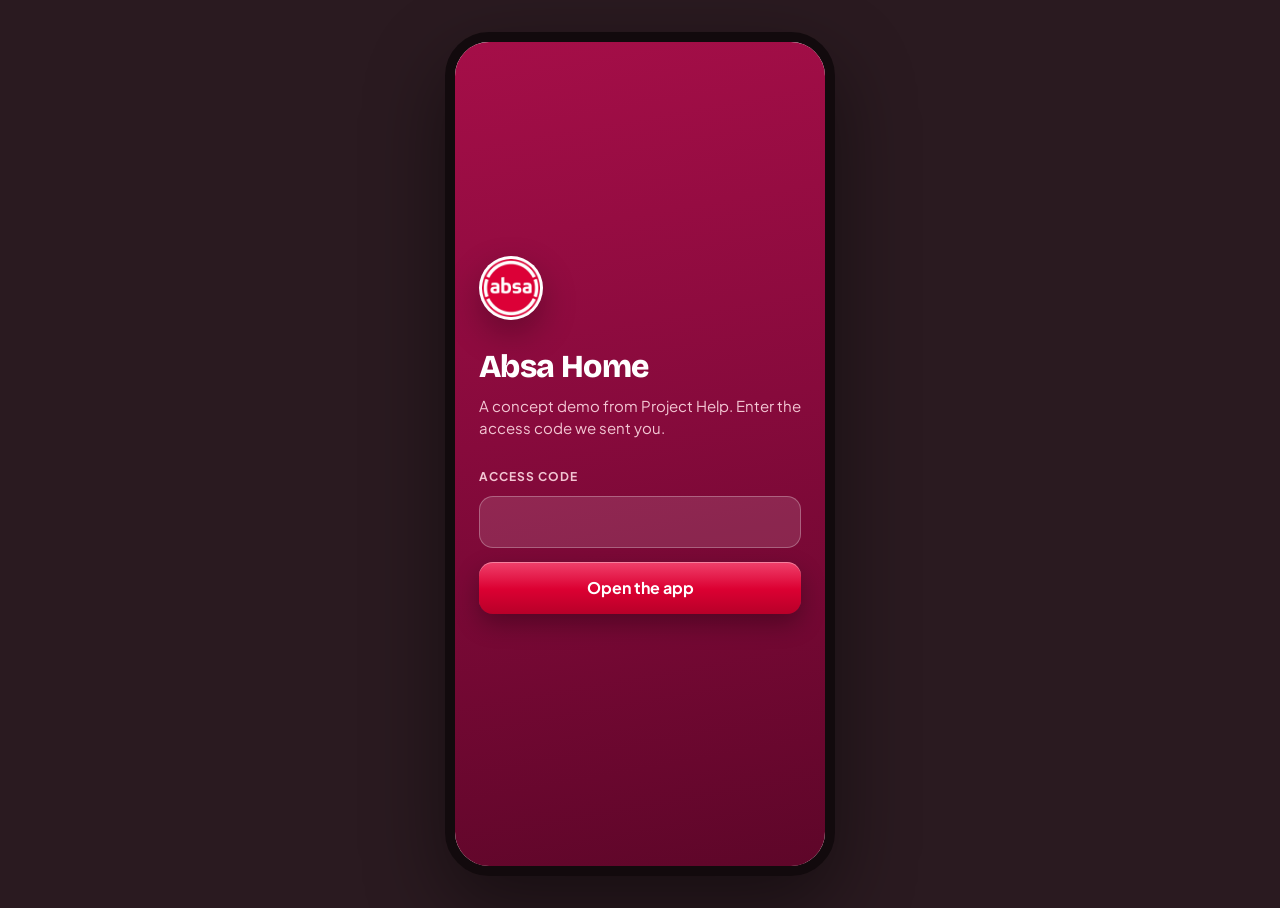
<file: app/index.html>
<!doctype html>
<html lang="en">
  <head>
    <meta charset="UTF-8" />
    <meta name="viewport" content="width=device-width, initial-scale=1, viewport-fit=cover, maximum-scale=1" />
    <meta name="robots" content="noindex, nofollow, noarchive" />
    <title>Absa Home</title>
    <meta name="description" content="One app that looks after the people inside the home. Concept demo." />
    <meta name="theme-color" content="#870A3C" />
    <meta name="apple-mobile-web-app-capable" content="yes" />
    <meta name="apple-mobile-web-app-status-bar-style" content="black-translucent" />
    <meta name="apple-mobile-web-app-title" content="Absa Home" />
    <link rel="icon" type="image/png" href="icon-192.png" />
    <link rel="apple-touch-icon" href="icon-192.png" />
    <link rel="preconnect" href="https://fonts.googleapis.com" />
    <link rel="preconnect" href="https://fonts.gstatic.com" crossorigin />
    <link
      rel="stylesheet"
      href="https://fonts.googleapis.com/css2?family=Bricolage+Grotesque:opsz,wght@12..96,600;12..96,800&family=Plus+Jakarta+Sans:wght@400;500;600;700&display=swap"
    />
    <script type="module" crossorigin src="./assets/index-6uEGPAHQ.js"></script>
    <link rel="stylesheet" crossorigin href="./assets/index-CriZgR5_.css">
  <link rel="manifest" href="./manifest.webmanifest"></head>
  <body>
    <div id="root"></div>
  </body>
</html>
</file>
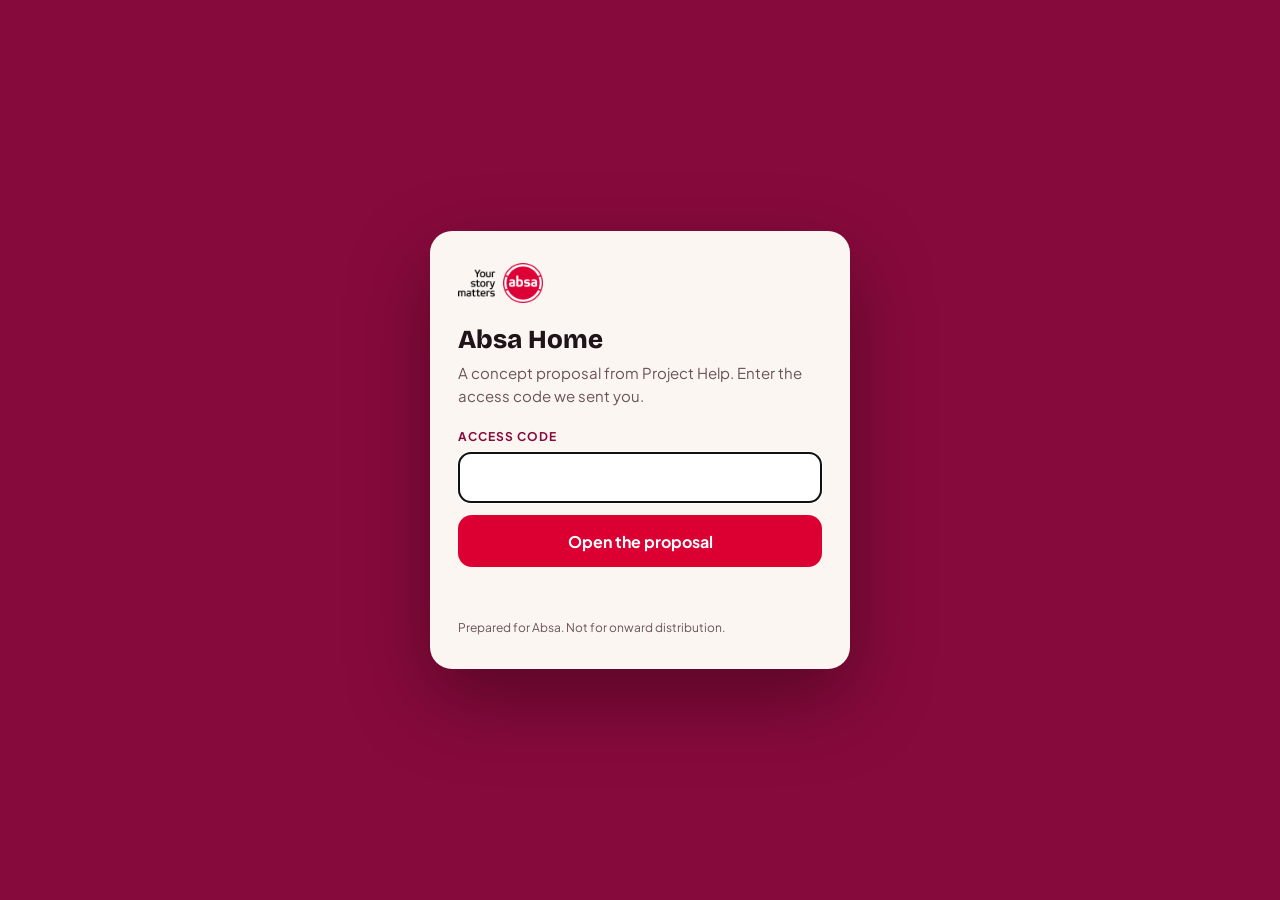
<file: full.html>
<!doctype html>
<html lang="en">
<head>
<meta charset="utf-8">
<meta name="viewport" content="width=device-width, initial-scale=1, viewport-fit=cover">
<meta name="robots" content="noindex, nofollow, noarchive, nosnippet">
<title>Absa Home: the full document</title>
<link rel="icon" href="brand/absa-logo.png">
<link rel="preconnect" href="https://fonts.googleapis.com">
<link rel="stylesheet" href="https://fonts.googleapis.com/css2?family=Bricolage+Grotesque:opsz,wght@12..96,800&amp;family=Plus+Jakarta+Sans:wght@400;600;700&amp;display=swap">
<style>
:root{color-scheme:light}
*{box-sizing:border-box}
html,body{margin:0;height:100%}
body{background:#870A3C;color:#1F1418;font-family:'Plus Jakarta Sans',system-ui,-apple-system,sans-serif;
  display:flex;align-items:center;justify-content:center;padding:24px}
.box{width:100%;max-width:420px;background:#FBF6F2;border-radius:22px;padding:32px 28px;
  box-shadow:0 30px 80px rgba(0,0,0,.35)}
.mark{height:40px;width:auto;display:block;margin-bottom:22px}
h1{font-family:'Bricolage Grotesque',system-ui,sans-serif;font-weight:800;font-size:26px;
  line-height:1.15;margin:0 0 8px}
p{margin:0 0 22px;font-size:15px;line-height:1.5;color:#6B5358}
label{display:block;font-size:12px;font-weight:700;letter-spacing:.08em;text-transform:uppercase;
  color:#870A3C;margin-bottom:8px}
input{width:100%;padding:14px;font-size:16px;border:1px solid #E2D2CC;border-radius:12px;
  background:#FFFFFF;font-family:inherit;margin-bottom:12px}
button{width:100%;min-height:52px;background:#DC0032;color:#FFFFFF;border:0;border-radius:14px;
  font-size:16px;font-weight:700;font-family:inherit;cursor:pointer}
button:disabled{opacity:.6;cursor:wait}
.err{color:#DC0032;font-size:14px;min-height:22px;margin-top:12px;font-weight:600}
.foot{margin:18px 0 0;font-size:12px;color:#6B5358}
</style>
</head>
<body>
<div class="box">
  <img class="mark" src="brand/absa-logo.png" alt="Absa">
  <h1>Absa Home</h1>
  <p>A concept proposal from Project Help. Enter the access code we sent you.</p>
  <label for="code">Access code</label>
  <input id="code" type="password" autocomplete="off" autocapitalize="off" spellcheck="false" autofocus>
  <button id="go">Open the proposal</button>
  <div class="err" id="err"></div>
  <p class="foot">Prepared for Absa. Not for onward distribution.</p>
</div>
<script>
const SALT = "rsS6+B9eevGVvQl18Lc3ng==", IV = "2r3es4zfW6OULFgb", ITER = 250000;
const DATA = "[base64]/gvv0/7RsoP3/nUODOAyI1Zf1+OuvZ7PgGoV2Aaf10n0u9QJ8I0289KWyZpu4nuMdn1CQ6DMwvcTjbSoAdcAVXQ/TKbqaZNbpTVe90kNoYo3JnuskDIFFeOGQqmcVNH8Ut/8cBh/e3H6MbmxmQT9fwTpCgHN68Vmwk1kwosU4jyc3BWl52Eon4QRHWjGfxGZZfnu8OQQXw3x6NAQtbHwcAyREGcn6TkBKH8kY74xX69actQGD5NKfJ5XoTJ2S5Tt0gZyV525jRoBrnRFYTYt0mj/6NYijebwiaCCUlIkpoOV1+ISnjtsc/Daua1cNAB+Q7siy7VT9gT0XJ+ljqujqiNyDaA2MkcevQc+9BlyLO3SS4B3sjk9JW4bRY/[base64]/4HS0z2UDz8ZGpoyELz3kM7Mi3YasE0HS7S3o1RhlQPRWsorHNfVrVS20D2andJwcmiFKl5+eNQkSs809N/2G0cvgtIBiJUJa3fOEkdOFikMb7srqMjYxN1SCpu6eSFUn5bRfSWha0kflLki9MOIq6QNzdRfpTDZ4UP0oF3O441btCBbi5t+QML57jLhfDObxHxDIA/jBHZxH/WqTworYDkpRSYIbcRoauTlcVo9meEe0Dy/uEwMLfXRFSRWIvP7VnLDouQ5WTV+AACfGyNVgRCe3zPAusXbo35aQRBxHckeHdpenvPY+rMXRsGMeLCS1hqAQn7SWCwjGXFT720fwIk09lAvW0M7EcsNNyAWsPU3eKIZ4kVnwbQYUJtWu7ynGUOL4P04CZ3Mjt6Ak158dLXSYRAs490+DWkyfCbya/Pl5f1kcFZjVIcv9yJJtG3nfR+dW23xZe3yMt+qo8QFzmP3bMwszHBpd0in+r9IDyLnsENx+Etudr6JSYl9v94UbnhMkOSCyDIFHyh9KlkHuYPTlSSxNrmrm5LAsLgWWUUzEsYS76eXY/157ZkHb6sy5gqvqubMQEdxEuzuWkCg32QSbJIY6nKRaf1CegLOJAaH6CC8aNU9PCcbNY7jn4R7vSuxPCxxpkqs1DJIx11AE/mixe2DS9sUQKmNeKn+3Xy3ffoX9Fy0YcOBpY3CiJKKdYjRgYNwW2GUDdBuj4jI1yMMjBDGOMksR/JeubA68Cxg0Qj+yf1T08gsyngUmGJ55d/ujWSjnuSBPQnr27EzC/PqkH078Hc6+yOMiH0hlizAP/wA5oL4paFJwfhz7o5/OZUOof7HVfZiFLnev1s5UOuFRa8vR5ZaQAbBqcRJHZhFZFWcBhTfWGRdttux56COJDeEe8k22Ig00vtt55XJRVz03fzlpwQiOYjZvhzxq3cNi/cEwa4B2AZi/eeqT5c8VWbcYxC1WOUmq4ZEUqLRVrHTd0I6h8XHDCB3C6ONXvtZuNZt8V7TDqjmuMMczLSHEL4qQClh+gZJlueA1OFN2+EwdAO/7weY2kdUUyuGg/QLVUxGauvXYRp9NVEE8k01id1lyglZEqNloVh4TTmJuojUcN0A3xN9a1cYWjfAiGL2itSTlnIdW87LxOv9Xa3PPoqNz9ifenG9GXBYPHE7cxVAPig8a8d0zDQs96WUCRy/7OOMP+CYDmw+h6l/tqbc+89KXlSnHSJm9VNm41i+aMP99xRSlZJUddOxl2Cr8ZEUvncqTQBgwm1ue5nVbM5JCKC9WN2ObPUv90HY/KdYO2Q7wWovjoQYm8ooMKwm5zHqNSRTL19rcxQcBFhPEuoyNTK0Przxfru0v1RhcpzjRHqw4gl0AAwt9PvrkzQc4oQMr/[base64]/QfudC/R5sfPMNAZahYgWfvKDMwW+qYvmdcXefqFgeVptR++pwCumAlq4yLVIgAagjLnQ1EImiioxxZoN0WW+M/+0UbaSj7Gob6B0pWw44w+IxxX0t1z9l/[base64]/ajJuY578dPvTUe8+uLAc3z0AuB88kJQuH4XldDjU5r8brzqPSFap48XT7iwripQs3n2Xxln/npN1L0W4BUri14YYDe/iMR68qefTNIbdgjMmh27WalXTrCj/w/50VJ25AZmRzaeVZYy13zOC9nwMDvxXP2I2EeyyHzl1PlO7D3LdvmQZqeYNnxWgcC8y7Hgg5z7zTtfpid2u0lAlpWW82zTLNYBPHkYL+cD5HN4EW6vfaNabY8c0sTy7xGPGTivjWJgnmqgXPFg3Z4cWOBazIoGeDOZrYshgJOaaQ1p/5vQo2lqob1XCVJicapKR56Hsaabk2BdrRKNDgMglVU8Q9uZcimt4l1387/p1eZOjP0tz8sMuF8VRch+155bmaYQjeox5p/CSsc97no4MOp1AVdGVawupXe722C7X33F0YBlhKc3/dj9d8YarrizZ4IJs6zqNRVk1KYrhMy7JyESKh59cms/+zslo+ROW7NEO7F/dJbBPy67fi8SgN6tRK2w/nKiKartWsd/6Am/kFd9W2zfJaOFSdWbyNkYAin3g6xo5L+I8FpF22QN68uweH3TEM7vtUAW73JJUDtJtaVNgAdYcaqgEBMzgsHH2U7JM0YHA5BZcQJnqjFmuVEYm0ttd46XPYUbyljB2mWQhUtTbcdjrLuCcaHHo+exnisUTLXHtxyYbqgCH/ptknCC9w1fgw1EfRU8DBBnJdM/1Scnn/TAlyTIg6nwTFkueqPgxDxOXxwIQiWKmIQwXkOUMrWLtHdcjqVbkN//OOfNHgTkOLTCLybXt2XQCR/[base64]/qs2OyZcEo3UyY4uwtq+9mgl0ieXp5o5yo2W+fc5pq4j4kT7CWNXNTOMn9RpqYLVi3roClJ6siStRTXSaKijZyozDvJukI+YEhrZhmA+g2IExrZRGTCfXwoZn1D4FmNgjFCFLKEFqPFhxzk5QLA5Bh0iObHyWgbFyw5ZAy4Dtwn8EtRec1YYVKNzm/PidL40pjAVhPdZobYqFPfyYRnFOPjwBIiwlFvIU1k94q7Sj7Nlpu78NMM3Yhz+EN419mN3HzdDVeWJMg+wB4ZzrwtinOb7N12niJKRceNV9F8JoYaFXhRGZYY1qeTwYUAHu4sBIF05TxMsbF8gMcZm3ane0CZPdqzE4u26ua0UkOofR0/1Z1mQTe5VAs83wOfPCOHIr/MwmjYDMLo96vQLnCXHf9g2dUQPkGtxi8h/ZLu3FuRaT+6OIhNXDSSOxBbwcWUlvP0+nvJqrjjgz+/M3X0tOQbWeFXdA57A3EGWbdSKitUBSy6dBgLnzZHQRdV6sQKQQAYkwEYGPpYFHhmbOZJbyhjZsQBniDl+5HrW+uC6WRlpTTa2Irc5m5ou5kc53RpVsRmtwMAGZUJPtHUuWL6esCU1SQl3d+WhDxN/3pjbMZztOJDy/+u6ocOe8V/X6H7kYAx0MwxuXhLFjlXXl9peXHUV+wcARkiXhQcGrfNRbX/S4evWRvh92ULdnaAf0E2OMI2WNmzKERZXM6Ve0/XLB1/oJfoJ5OCqBQu8fe3HckvQeGGppNTeiqXl2BokMRg4pE2f4gK787rq45KusLEe4VxIyFut/Yef2KJmTJgSyW2lBE6GbDeu0/KPCqKLLoVgtB5drTvWwl0xz9YftdbExaUsaVXSSx1GcRWVGGFyTA0pbidMvoZdsrpcZpD0cqO6RXsRkAMC5Ldjw0X9omo0h9VioPgkGM1h1khgjdFpsouAYsg0NIx+Y/L0hvzrK8GAnJt7QyZvYeSrzAdjlTO2JaQf2ST7mdHYoyR7HWqIninQyVKzVcJPbSKnlYFkNLar3Cb1eZeVaVW4CwG+xf3Ym/U3S8ngdBRfn3bDQNyNWdEgw69fwBjQpQ2Jb0u5NySF6HrQfm/8iBgiG05OHxdP9YebEvdEsAQ2F+I8iRtcoq5qcJjv14PHEPRI8ki6gWlvT71JmLPLPLrtVIRHkUor+3nCOjmZEaVoTtUqfx5GdpugpsiqS/8NcD4poYmr9cit5QXm/WHeDfCRqT//Pnf5ogZDijLDtDRjeFFY9xWb7THCAN+svf82f8BLXcFgTOtvTctrFf7etaStFRRQWR7WYaeTP4BOh6W0noCIkMMUU/ak7YTBllKgQwOznp4O6GR3w6UbeFU74oyCYvsoZdeP4i5s70G0xKf7UT1C881unUGCec/zeT+AnSwVjK7uxPVLgrEDNfhVkt4U2PrYw317NpwL23fGTma1VuMr/JZK2n1ZHJFTK4xftJ6Y9J9VP9BShY0LPVzESl+yJ1T8jBAChMILLdfj30I+SiM3Gk9nwzTR9rkwi0RqI8hQUdzYATTLrcN3om3mqkiPZ1TrCrMSky+MuGQ52P1vwBkTFJl8xj8vHUdple+2WIylovPe9U/v0ln7pgFO9qzgct+qNQ3cTUeQNhij3XmoVqJYDJBtLdvppOubhyQ+Sf9wuWegtXwzZBDZlMQ3nGhh76gKMA4DnSXNw3q2BJGolqbvdds/sn/r1flz8sW0+wWvjZlA0Wdf3zTVXFzqVTVkN9k0pqyujt56UnvAVhIFj6drfBdlocqA9QISSZwG8QPLRBK6xcMWIYcM82SOl90CDBPpxVVLRoPZsTKw8+iTqr9La5Ve9+XN1Xp03uQRH8Jm/Cl79/4QIonftgp3zKhTLjr4wceqGkXvEhIZgwp3f7qS586aRjRRk9Fgpe7FWyvFn7FXXcHVhZ2pMXqLCSCwbHnbL+jpHHZAM+o2p/r5nBqBahFjwkX8S/FZv+dFiL6jlLAY0UfuEZXBThj9aKq2eYskFUY6RnxtaS/218yqoZqfRwWxHhKNM/UhCoIAX1shB98TG0+pBIW423OfIi5PpBPvXbmtySjfyUUHUKI6VoRCy8oil1DEkzkHhQ9C1TvTLUR2Zxdw6zlUVRqa4Nyj+lrkySwAB4r8B2vh2aHq4M/xMXO4sVi74mZFmufyNWM52w7Ymv75pau852eG8P3lFi3qGCgWTsEGwIUK8tvSiw393voseGw3Vz/[base64]/OMo9CLpHEHzv5I/d0uSIOOmg2dGHzYYdAKKrQ3s+KriBVsY+GTIQTY8D5JXL3mtIzZhanzI7avA+Y/rnQP+oZ8iRz10iPGOrl9yr3Suj9nR1rYdjzK9cbq8fI2SQ1XaM3uIs/MehIpFCs16JaetRCqxrnV6Q+EkVbeCZojt64UNG6N6+m4urXXvo1ZDxFzsL/nRMlUTnChEgL+xlOjxZNGCevSEbQ0mFHvuDyG411QJssPjgra24I8EH5yWAWBA3yYqotA7mGaal/LRE+ld+jRPBIbBZT0a7++XJNms1xFdYIETjGAMARteBAsG3fss8cIkSUP2RlXY9OP41g0h8KP4XTHNIFfgiV3DUEADQd/PcmN75idSF0xUY0v/DNLKXiAEoxptOJbA4QZO1WVrpKy/wlntODhKBORVm6Ce1KeY6oSeAY6c25SC2iJ/nN2YX9e/ShzNNa9L2lLFitZyRZ3SQD3eUtBvEVUdpIUV0T9zjwF3EXfP/sUolc+dI+O2VSSfyB9mudNf4+vZ6TefYNbv5zMcQG8pGQSQdzLfmW6V4oZC6Uh3J1Omn0C08NkMWJ2NMKC28MHNyz6yRJGZLiGmhkqbZJBvL8n3I0uO8hDDhH/iF3iM9/C6EhEdXtEreTzbk4XnowvXPhkkMATy0u1fmnel4UD2tk/Am7yZxpsn4QVBs4+15OjpprgNZ+DXyZvU5O+6xyzoI2y2Ugawbk18uAQqR/HoAg+HLWkw/6ouxqmIuSSNO1x6MXFDFHzOwEeFnUZGx4XMazwkKzVQpCHA9bjPCqrDFCGIEWtUDuPzRU28qnfkVttE2udgz11s2tnNnM86xAh8+e7tVH/2MSirDPe9VxCHnI6PWWaZbYkcINO4Ws1skGbLnb6a3DTTxlCL4cdKO3cEouITFgWZ3xRRDB95DKKLU396xFkc7yR6y3r7i7i1+IsPwtboRyFJ0EQQzFp4QM70uD7SHbhIR21r0T3I8I6kgYBwYZ1A/nLINzyu5On9z4LTuhU4aYvSAlWwpCszHqan1AEYmYaSW2sDtnXjVVFrh56n+mr/KlBgwTyw9EK+qh3GQM/F7EwHle0Oe7H0vEquhr6ihLdm0EZDWhnn66uD61ucOXUnrFWlYdThQEIPMy4hBKxHzrGJYUBH/njMNz0H0kOwtpU6UVA4BRYTD8vEPciwodlU/3kwkr0ohy6TfMOVe6e/mzhiF237zUyx2zzEi3GvNF4loGbg+iGueRA63yJf08+w2CDECMMdQAm+VnHDFfLFiB9tH44IHNVjDvE6TselGMErY6yDzEoFUz8n898p1Sh1O19Lmen1AzjPtS9WH4YntyLzDKCIyaXGodejKyqSREmxZzddhz93b4Nd4bs1A/bQgXnGY/CLUHu3wsGZNm5JZwj6R/VyG6BkCIHVn3dEzEWrz4RyP5hz/TRYhT9//TEReUrsRMlzl05kLKY6jFOwXM/DW20bFRe2G1+X6tjko/n/9iNxy0lWKrJEjaYQgofH0FKB21/Dsxq6nR2uWdKh3EUIoQuY3+C3lhf1voe5W8wcmPt44d/bZPreAWYeul3RquTaw+7wtWwTUtfcXxMts8sos/[base64]/SLaQf0Dv+2e7vXurrkqJXikpNJlUIjYBWjTlAel4H/BkAelyNjnERkBYFdiS9cdetnRZlu6RGYsyDz6n4lYZ9gDEDXbgymSe4ioUCMhy4TkI1ac/+ik2huiPeBk23qtqHN4leqxaTz3ONqht6cWtx0Ex5D2JBFI6BSVhbgBs6D9ukNmpUM/1Wl1G6pUgZkWPnBabfIlQwCtw/s4IOr0KPtBcqwX3M+MVa4vWVuSzM6knqHdI28+aBd9174QDOnP81bctk1/vLPRlRZLiJ23en9oia154wD//8NH+3dBmdrycJV7/5xPqIIMdmeK+Np+id1P6fcpjfwbRFDESfl1+4c6W/DZlCl6m9t2ILgaNEtzTct+uye7+cY5tfgsTSmjCyLEo2SRY1d7L4sfB6od7HLv2fEBcoJAnlIWV9+BzL5pOHntsSpkm6PXrwGRmHwTCPxPsxaSVcz2A8aEldVSc7Hqz46Am6gfGkS90fqg+JoEc/guVUCrxgdu9NGjkToHkXexQem/Igd7l5Al+ktqjsnSmzE7arGs1NCr03Mbp59yt1zBB48gtbxBF0xJbQlz/Plp6XY/YcuGgP1lAcmQ9AgYnue+zJ/1zMqGZfueTI/dtA2BkN5Qjf8z0lXhoAGdc7jJdV9c+xZIvVR8xDcqrsvnK1QQ5ncqXOCW1MFbOkpm/C4G14/qHzchIW3gyApVOajewS0heBACt8VNQfAXwIr1U49ZzUodHv6Oo5+76rxYV2VHtrLt5qKsHGJ35Z+kC04xZ8ar/xT7BlAG5wRRw8jP6GCcf+5HWwQEspyjnXVP066lTFKQHWrRJoPvyju/CaFXB+lTeuoD/Nu86Gx/StaYL38NM0fdeaygNcR4OKxXAeK4eIsXOgZvIO/[base64]/v/GA2CuWCND/3PdTuG3X49jcNkJnZRbv9z2RTkOFwPKICiGVhpYASSLKXlnDlM7RQ+7v2L9b9fK/XnGx399GBucBsU2Wpo79/xWI0sqA1AgL8NwndDZIYZ9R2ZTLPOxC4qA1zZafIKdxE/VQOxTrB5fEtIWEzGPLVSmwEgvLJMMHvgCUX5vbXoXHZZwstgq90fh20M4VM694EcMhqjyaQ/04tFA4JpHsk6H9MeqPMty52BS5/+yVwcsVuTkE6i73erp8aNv/4nMndcq0FCKZy5ennp3Z+z0TAauQZiIefK313CJXuUFDJ6fmAxK4uL5JGun3xHfP6ir2qkj57qQo+ZooostRW95QYhx/83/tbTZIQ2tRHLFBV8gVl69ap77Ky3UJGLlLNPRW4O5OI56vw70EbWdo2ADsoOnDgrzf9lra61pwXEGr/0R38vJknKCDLC6bqMRqh559H6Z7J8pZsvX1NQqnOmTEcllVxTxJVBMxZ6QAmUdKOqdIjEvruca2fmn+4DjMU433p7MRHzQvQKWsd/MAXxjcgY1+WsR15Hm1YzU75eobYOjVsLhLQVUhGM5HgNM5hse9zUP3v1D/jEQwbEWXhzI0WgRCWJs81j6f6tK6AMehTAGPcZf1axK0nw4llA4h8MADwdX7F1QGL8CspKMEmjFyRmaZuAh60xVukuqMT/3R+cAdQqyn2gxi47ETosHqJfqUnIu2tOIiK+qDoQH9EXyI3XqAa+CVQ4jSqFnxh1moltFaEOQ7UUSVIWq6BF9gUYGt2EVy4JMAy4dUvMcN1JnV7isgplCYRUSNdZTUIjMltMd/O7uIiFvQyMrpeT2bezFKmI13TvYj4oLfR+s64o47Ipn+BnCGwGLhYQcigRBGpgEl4Z2qXNYz5oj5c+0Au+8+/9XwPUYrtHfsfB7FmhDeTF8goIb53Zz41q//pEw8jAENpT3F1y8mSVkfnowDQIEJeXER3UedojrDswJ5Cj6e61EFKuOuDwtY5KkmwSY6UHp/AQc4tka62J+i6UeyKULBWU73ZN9SyZ8jMAmKp3qjgQ0VqCE/Ge6CbqmgNZy87+JHVRRqZm2T+PYaes0R/Pjow514v8fbZlgUESlhlbiJ9iuurqAa074syIAXUAUbzSpJJL98US+xNTLOuydFEMZOCZV/xkNudm0iEEQLFhaiY4ni1pm9aeYoRurtXs8Y9+pwoDvXgvW07LyUcP7vx6lczknEpzFJvN3duCzNz4AaKgfHzyu1Fig+78t/uLEnie2HT2wUWlf9zjQ2Q3sj6ntByTQJ0OETOZ0waQaGLBQGb0aZT+m3nWpX+I/hBZ5mSPmBuCN/T2FTwIVZ7iOlAEoLmJHg/nmFjrA6ilLM+iGjrL2DqFq+eef/dQ/WP7L8oVvhpdqbGiHS2mX5IH9KLQVt258qrU9T+MeBvaX41V4jKuuw+O4k4JjikdDeknh9Zi3TNv2SyIpzL0HI6lPz+A9VIWgtwCiReIxW1j6Fs0/ikRou63+7mMszt3FqDfXyD2ZbP/LfJcpD0/lky7HZIPoQPcVnyfpSnUjP15WwgXwMqNGZsnZlw2VNiKeOQ8oF/G7OQZ1GeK5Rq88MMTBU2TsFYqXyC3s1rofWG3Ib1R2lw3UHkV3xJdJCArhITCvxzjY3b05H9kx6tb4FR4K4wrBQ0iDSW2jcGdWAXUXiisE7yIhAROXWBBZun5LVd2ci/[base64]/AFarD+o53tqwtFQ0WPaYbXGRqO9hf93vbISPu+4b9ENlBOhZRbgJxBsZfsE48q3L9IVsodPg6diODrBlPC5QgpIwvwPNLyhQ/mmLDc3IJIp56UzCPuayCB93GHy1CwWtzdMIn7e83XbeK0VLMhLn3n1MoQ1RbvpXQbeAp6l6iXugzPojAi42YmzXvS2iW15Fj9HFE/S7/UQ6KDm9wG920AwpioSbjdNZuHxVaiU8/uN9ZqQEH0hTto5JMN9bbLIgFCFecHX4h13EMo/cCq8JHDFgpGUrnlPk6Cmz+mY8gcrcA/YBeyfbhaIjZ3RnTScV2qsIbIu2THNbR+lSu4DtT6kExwbUaKABfGvFtTP3vZlviSgQrD/vOLqbWGIMCI4DpWToKZftorhw8+ta5dIa3fOdb0jwZD6OElzmQI6hV3pqRNBpO/oxUCzYdvk140wlcgtPuxSJRvbYoTp9PUQ6oYct06PNsz4G9uUMQt53kDDH7W5qhqK8Q5arkb+1NS59mlTmAK18LgJj3BdZDjajFwZW4zWu+tjrbJMDctD7qpA9LH1qgBGCYugu/J/[base64]/gIVWBv4HVXyT2YtcBm8iE7YBt8VxJhFn5n6YUz5XvqXIlJ3drn3Ff4gKYT9EVJzOqUw2zf2cr9zV29MKtKgNv4JgDX1eonXffcSvnFi2d98urCvvC1Sg/JraO2lcearbZPeIMXj79M8rohGFRY1LhdN3Utv6jdMVULNJCnFLl/qi0eVKJk3AWjax+toJULblcRO+fJPz/fHdE1ncpXAdEwWXTbTcJHmQaG9GOdlLlxP/h4/ltU9y7EYdhFrYbjUCTDwOVnmWXEkA+IP1mp3J4bZjrgURWRY2EWHB2Mgu4evd4oSvLxIW0OvZPszY/QLS8cunn0YKQ+AC8gavlevHv6VZ+yYq4ZqChLi3W1RgUNQaL+fMip0sU1J+FZJYLC3ICHmJFhc5bCCPP7lAJcF17HIPe6kUGljQiYTRTBo6V1WzLGV7+NXGrhnv5j11JJAM+tuTomnmsB23Mv3FlQhIRap8iHBFaDQ2i26CXsPBQVfrGSpjSg/tR5hkjSWsdXOWRqRjk4j0qQrtvhZesFPkiXri+lLm7QRy7YdPg+0gKzCyVo7+5Adct6rPZkYzH/0KkoPDUmFeHqVqoa4Q1u5rTu2HvB+iCrZU2diy/jDrwJdjf/P/b5uxV/o7A8ttnIGvw7W1fnho8Q74CFWWBugUKISvjyoyRdIs4MwYc8QjmF7RceBTh5Nl6ZYM66sQkPovnw7ztwPliuBjwvy9dev7dk5ELsF08Euk2z8qTKyTxihB5P9wMusxD7/Nt+LaCRjxARuu7OG0QJuKSoW6PHt4w1PqzNpoL247U6knizIsCMRtsn56sLp3xT9bXyRk9RHE+QrT0YwsfNULZw1CKo1Fvg3jFoeOnWsIUmQrBT2Iw2JkSkU9gHIKiXy3UlzyDmohEFqKYKl+ys93mllgmKGxo23/YF5lSe27Z0LcfYIvjCgyHpPwy/8Lun5WoAH9wITYFN75UI5s08fS5pIBz48gaNh+6fXICW1V5JrF9Aamk7TAlQX2Ky0GylhydkxkvM/zzts62gbdevXM54bFKE0yt/jHq7hZBZL1K0KuZs8ca4OCDhYrGQtiEfhmVc5R2UYdRcXoX3X6fb6h/pPyoF9zTlKKWewxtkYbURPBDHHaW7lcPR6GUMjFAONW2bBqj9l/mj73MQIQtNcQfTbKXCqBxd/iwXTVKrMM561RDLWWPGHjK3nv0nbSRJ0KOXuJ8ZaE6NrthSxgECpccw/[base64]/ahClzVmcNv21LgPeuSvPKsK9FIqZ/CRPas2TSk8X52gfyBKqHrSc9PgydNB2s1SNkVgrMESI23wkPTwROId3bYpx7JyOMCAZMa3yfciQNT3zDs6ivsARSWZ5Q40PyPxdEbwfumayG9y5hp/FMBXmmS8Aeo1pHh/NwY7TPeeYRDe1co93U4kYPxpmayE+Nn3tU/Js6MHHrw0k3KCWT/YWkc1DtlKkCiBUwqyqOfvoR6Vwj7BV8TzwflPetf6u6BTxKwTaziSKAeKbLoFTawRUZDoc9rutY0GKkIWZirv/GxzGTCceQA//OMVZybW/2UBLmJSpfOYSQ0xfWJ6OXyiw86LPwbQFKHHjghyb5t4o3jYEtNKwPbjbfM00ET8egtbfQFIIIXuOOHojQZLhnWK17vzUsEE3C6yyn2pMznyTf9wvBgA+gdRVCtfHPRoKLy8XiXzjBP3Y8YMWb+C4JG8tjlLXwhdj6+M/f6kgCCzBowK1eXkMkvdCMF1r0uDg+gIPs6CWP+MCZIRbZtq8kM39jyH89vUaMyGnWrpSBilv7covC00RCVxZrRYKPLCGd2GMvZgok3YHs9R8tL0HXYU4zcUTDEABDB8xB0ZJeW1mBVGC8XvYeJfqqHMylyKxMRo9Baypu7rfaENTKSJOqibabPehptfL/eZejJhniE3gZVvIPF8FAtF/[base64]/YSTRUxWT85uK6oS/AwAOwkMhG6er8qGy8eywpN3dQ2hhToESN9Vf6AFOura7c/jopGXp+Ttx2VORf5XxjwUBX2iLJwg3oEk6ThiZU/39VUK34oznWWwwEjWl3drjbyfvTNL1RlvMOxBKnFtvzkLbcB0X7/kxgftsVks3RLHdmTF6R7gcyglQQVKPWgy8F2RCeDek5JUlD58j15/DTMldb0e4pdeP5EQtunm2P5Fz8J6/xz9SJZJOSIYINMw4CVB06vRiC4ZZFALh8kA7lucx/Y0GM7ymAe7Bne28oUqMjfcWC66WDfhwHOBKmml34hWqEjTGdLV5gfLFzg7prv4cGWmDa74A8b3dhXfZEXPS+oL6HRa7dDeyOLB174gYrlH+Cnld9uZFv8HuN3+k/Svc+B1IaZ7ctHi2UaO9Aublm0mfpe3MqV2WZPeVvfkRGuFvNjd5ke8bBJit0RAcjSn407Fo4IK8gezofeE/aOm1yxIUR1NDRnCICuLI59ZBiQa7WoeGi/ojfVo/qURAQw2Ao6B5jxLNuII8BMZLArCfzvPgvr+RnHRBvO01NYdQcCj3tisFVz1coBam5WGbN4BM/eoJa+nyMv55lhi477hSqonfdQMsbyJ/z+aNPP+pJ+HVHXfpyI36NNNJQ6mUpl8twqpOG3bfo6RSj1YLQ8vRleRQafUDAchpm64QTuH6jAjG8HzKMFNHDytCVqaxkBoWVC4ky/v6swbvJH/ksz9J8nW5Nw3XQaSMD39Gk0aDoaerbDFii4kdgzDNFTMALWJ7vewOGzqhnGSdjDG1w9yb83/X+hbC+cZ7Tu63Hdr2Qcl1NuvcG+7ynqUyhpClcw/BQ/[base64]/pKhZM3HxmOCszLImjbtN8MqFxkqhzVLeL7AGT+Eydn+ddNpkZW5QF/+AJLBU5ozReuZSjJZtrEcpQqdyx5c5U+mx3YXJUGVI22e+5hgpSkLRcigfjjt9O4geX4eBrQ4hvYkATNyxpyn8jLvBeMbwQRWCUK6h/r9qqmieP6rat/2oRR/epIKstx5SAIcMhSRdzCR7V24eyuF0HZUADxBEe8sVQBLFz7K1ioDS93KM5e/GOFbvR4G8LpL42Bl/SG7EwmTtF/WQLbNOgiA8tgVLIOi5h8DqwU8y/tPhgqbHORY0vXgKYmUKnQ6aYfKRSCBhzVKz4dB1RkZTovdiPtplLm2QthVgyGahRvFcjeSbQmcb5aRp0lDGEidot9ATzzUDgQrcNgI7s3OLVBdghjR4+oDIkvNYFB4q02XrVoY4hPT6fC3RJJABdIwxZb7GQwvrpJ/6EFkj8feeLzIXh6+QGz8uCeByv24mgsfXCEJBtHnAINNvqa39lhXLPNYaYhJBm6ieGBFqRI2J4bkm1vORInUKEsc1RGX3xX33vDYATpO7BMyET/1HdpFHbc2aOG/fYH+pvFRAdtFHsfSd8AkTlUDHTki3xMlM1H4q3akT03naUPOTSpMFYORsq/rwBot5WWj+L++u90CPqscOhGka7J37FTHeBhd96GhJGj48B+uJaCs79MHGfvZPLO680vpDLkvRWoAbzMr8EFf7Y1lwBMr1S7g95CSrdtvoucRDGBGYvf7I4Hxxs/05yBMhJ7xVLjD/w7AiYbkwkMRkpr3501VvKnWJmAaPN24taTa86C8VOGunTA7s0Tri8Q91aLhYisRFyRhBUN8CfMkYGhn7EH3J13pexJZYTh3xXvLPTIWc9dULIHlyHqlxiFNGbWrmldEMbL+Z237+9dm7a/uFSQfsoGiHY6oGwFyLo4uQOzhpa7aU1WSaZExKkbujqtleBVp7vOitLtSj097lixwwcj8aDyOsSaLPD0w3sRD/MeMdQF3xdJO4GmOZ/AIoFZunNa6RYvnAudLHbytmFW2o7pm+1y2gvFQgeTz5HaG37QrAea8v6gs3ak02i7LJRNMttM/9l0eDm04b2uEYpK4FOEjtTHqakHAYlahce02A029/onT/fTqqIsjgWsnXVFkNVT/lr1CGq4igvKaFwxdTZJArCejq+9BtuS0L9AYUNhVoGjwkfpMfVoVpcr0lRJZnsMUc/99et9iBTbVKS2hNiPbo/H7DCSl50XcotY5ceK89UfSxqD2pHMx5bOlBt2hwPKiuOlBqih9p/XSr7WIObvgEabpH2xi7OlMk6sg4i26fIzKVTdkDhmVCD+9qBwfRKNdeBlbp97BgpeR5HwdoQTSZp04AF5jIUz9yhx/EY36w1UQ3z8aGb7bjaOqU9GtjHh3reQueCtbSnPSgKou827QfZEIrnwYuhPNk9v0wZK0Gv4uT6ST+aMLy9174I2xwhBePKubH6GhM2Ay0eoEIfNzLQ1yLysv5HuuLnYHyd3w1LAMrqiCvn5UgmM0Q5bcdCQ2Vovbbp586BJnFCOZmhbcvKMaA1GdqHf/qetZOMO/MBqhkwQZ5iqfG+uCRPCpX0IjYhrQphg4+YD0/8GuWOgS+fneeHu97D2SAtJHFHMbqrrmIL3WZkW3F2nKH8EHUQ92dZsSPzUHEd2gU6PjupMKkhPSz+klB92HQyVTOWR6/1uhQtO5N1zNsei3ZwlOWJQH6f8/E9xHM9D1Zj5jLo/c8sYPWZhUedE3Y9aW3OZXpT1LkoES7qMlL8WQvFoIRmIyRe8lKxCBL/2p7BRasaxxN8PGKWTzjxiSp26JmnMgfcGLoUbPi0un2SLs6GUBfapOBA5hraM3bt2L2mc+IOjJ2vdmU2tgbOZqTf5Z4m8gXLvyAjr9vPyVWUWegrlQXFxaSFVsISDAwLiA+Z/LadoP+xtqk3bjnrRI8pB80hAPcADe6zx2c/qYWKFtngCs5lhRx4s9F/sSv5o1AK2BDxceq5zpvp/7BFSsby2201L0fnVKLc6qy0CggmcEgdKod5q3SAViTavWDWXbgDrJJ7+btYKgfa4NHjmXXJAaFy3nPlEkgRBVmhcOLM5igi4aB43TuVosLeX9kDdISV7nmterfNPITEqkvzEY3HJXRubWGaVxH6fR0/9eG/SuZ64VlHz+aHsFDZNJ9It1Exme5H/GRQ4Ygb5OYxtYO1ajkefOKU6tbNn0roeRSSQtFaaJTvR9ugas0Xe49VAAkSyLDtA6AyNmVcTxa4fahknHyPrw2senAq/yCXwpJEV6jEqdPMdyoByDc8UGiEmOZcZnRJjYji4NuA/iIRl7aJszvhEh99bLoXQt5CEUA8H9af+LvLTZnt1aGORanIq1cObf/Tm2M3XsiA22lGrDApSONiLqJFDthxLSZzw/+XSyXfS4gCL7RotpVxe/Vv4uJH1x2yd4tyzW03uW1LZI07ZrfN8ZLZJuwqeSqi/nT6xZPm70vZWU8qEkiHAGuA4VsjzI2WXxgr8sFmVl+Nqlv3ICYSV2+WckjIWfKIusTwC4lAzA2P7l/8tT8EgharFkGMCoi0OpMxY2QASr4rtcM8Ws0PF7h/JX1fHqp3iBd2R7WtprKW34hhSk2GJtmQUCWuS3baG4shyoaN/dFIXbw9ymKTnRva7j3omGQrkngjYCQP1vB4oa8kBrbnptmFUAsA9E60d9Fn/Ef3msQborG6+I2Yr7xtM6tgcWfiX/pn1lAa+nMGlEJkMBfcDb2JDD5HawJo9eyQ/AwISlOgfVhuF/[base64]/[base64]/gLbPOk7A8Jm7AY1zCXAn7QAdsFEGLv3zqm1xBJ84XKEN8pg939HV4YeA6LXk41YqnVlzWvCx4Qqd8evbz+EtDfdVIdCgAklaWSt4uO8KGFsbYO/19bZ3uQ1qgcoTcY3AppRXhdJjUhq1Vf6n2A54+WhFPw2BzkmabLrUG7p6Z0rY6pUgAJ5QxkFQih6H3o+xJS6Nm45nz9EpUljf0G95HfFMlCZLrb/ZiQMU22VABKiEVnTJ2o8vQDQmveYIqWAn7i9g8TjnXNWITKB7ilrvhqfiKPUprFe03LoUFI+hj6ffYkSzmaGPSx7VlQcVOOSDUe8MR+EIzxXXYsZ+Qm9IUTZO43O7Kw0T8MKxgnjjr6bwGqhP/+LdHoYoebRcv/S8sfT7nrtS4/[base64]/GIeU4yJUNAY2uHhdvKVw/NKR3dyWUeViVlk9xg3T3mu7vRDltYFseKrl2nS7J1u4quhEX6OBR54Lq0mOnLcpsCBteNM2iam7GQIKmVdmNyMsclobEOzplOlCbAd7Mlb1FG5WCUGgspfBgWF4rlFvded3uQnm39W0rZeI87WuvKssq2eKc/3LtYbwxH35ezaNeO6EDXEAXGfZPgbGlme5tLv000YM1e0ZOXkkJSb5FkXDY6G2n/[base64]/z8FDex6/[base64]/pFKoG3Urf/imtFa3RQreIwU62n9dZS43O0uXw0RQ/1IQBBKiNrOZaip3Kn/TipL8rsibNBtpRRrlN5MR8coea8LNA/APOdVuL51saDk+r5VQ9diJjQfq7MPAtl+daPyMIQm2ZpJMH5er4aq4P9YB+mu9Xn3EsGFcjzBmtO/hfsEUA6OV6kVLvywuZsUki5m9xXXQbKCatNGGLDXo0Bedgf1bBmccnvKJ3FEiIH/BxwORzrqe2TzMAAnc4Mlw33ZcecYh4J1RD9E5lGffCRq5/6dovKoXWp245mFH73i4Xccl5YwBJqVaeNUKmaDk0ds/Uj1d8OdsUS+pYX/9CoIjZm4LtUwe4Qf1PPy1YF0UeP8A3SvXLkEjyXR4OhxJGZib2+sjPESmurf+Okp7JE7qAP83OBrr0bxWfBp6wUOie1NPsnv10CWlyQuETfWNK1bR2aZYU9CPC9YetGMiO1xibXHTDwcjTGdV8mrMy9srPywqVZeb4/J9RG1n8YzEm1hH76Upjz4K7bkbCuva/[base64]/ZI6lAKMHqPkuOoa/4ZboxWwGNxfDNnkLdz9rFGRrYcMc/0yig305O/ATWwTydPtQ/xiCe/BagD5eomQ2Vc7AEpR3ITq5V3KOL3ml2t/DGExR+h5SfLnNj4admuwAnduK/[base64]/aQmcERhDb6+RL+JjfJsfwj81uEpNIw+5pJMAzCfShZxR2LgEkEKvddnVdjfJv0kZcyizleCoFSfAgwKabLLZXf5u2bhLMe2fVK4sN/QMdZ9BFJcQbA0Xkv8n1h+10q0zRoKoCcMM5yZ5BX2a2PXjJbUVq7Tn+ia5g7BhtErWvYW+uN4rzlI0pXnRRdjwGL3mo0hh6XWh+6f0UEUrOwiCQKSm3k/WoOW4AH5ZJBL+GzDG5c41l1b477mFhvtwBqi/WsHnTZmu1z0IPh8dDWXt8WCKLtjtWA0EDdud7X6p03u3Dg6SEnx5/KM0mlCY8jxIf3hL+RyAyXMtY6Il3dWBrcveyPXwPF4dbBvl9UkapB4mrg4GKo3owHOsM2hJ7bseyFzRtPfeC5EmCtYRDvunvPX+IlA0eZ4Va7YeL17kc5A1ocDWhZ1iGBEyyh2rSJQjvv/Ua3I2GKkYdT7fov3x3m+lFNh7dPU+j5HCwODZfnxmchct6xCMcLuWyTR4UPZSWTBTiOmO3zvawpc9yCEoXv9TTsPW2SlOYQisd7CPpn7VCa9rv+37P0Midi4HKiU9xJ4U4rVcoO/H+MctXkBG7zTamc3napJe3F7hiAHbZfDBWd2BVFD4/F+TiK1Ty8nXSce1MgO7VNYCbAwMpvNjcJcN1LnD3m3p88zP70swqk6/Z2DdjubfmUHiBekKLr3ohHqggtpauQtgsSPnuMOX6KL/LuKDYFRvoiDTWcxRzXoD51OJpHHhQg8+LYI9M4Hk7cEo8Fn+u3O4JTv0ssYztvcHSRpx8Ni2uP2W12L3iN2mz7PhL4ZFO/uqbjRteYVZhTusjog0bt6HLGEEdVY+IsM+/Q+ner0q2cXQ9MYqMsyNOzHh1LGX1qq/C68QvEbva81g1g773Hiobashke1IRrddwrn6mknvGltKQspuxFZkFcJmxrbt/gX7xuK5pegxIMyzkyiiNyIOe6BBRZTMLUpqG8J+sgxwtbfOl7lr5FjqrQ6XZ4ZRj2wzZ5KRPmhO0dp2zeYTwXsyIvacXWcSpu+VFCbQuk1ogxqq7hNWmO7SU9/7AeR+8zj8ek/QAiaHmH76mhXiTcNW12X3673sQLsnFOUrVzIAHxeBoItgepdMbWZ0inkAo4SBEXhmiTZfIpRNvdNwJlEQCDORP0QMPbN3gvq2IR/kn7iQEAZDKV+zKJa75oXghGj648JO0lxXyGPr5DFygFIvLh56Pl6UzTgEkLhQvSsYuDkmSad0G0PfZYx2a0zx5lyzZSCGVL6epcIjbwszId5AnefQJ/fVCjQjXUviVskdwrbZypM2luegGZd3wAUkhw5S02PvBK7oGflvj5fa1J3XJ/HLGoKyQTLFTM9NIIP7SGP6TqFW4Ao/3CzjEyVVmE2KGo02yfBQocu7HzqlJWJQDi3KF+N0f5nf2GwlXCCig4FVNL+LpUgj/[base64]/Aix4Piwp3Sx4ASsZRMSjPuEolYiyNhXaw+Fgg1gLzVbZOLCJ5FVdS4smWOy1Aqhu+t/zg5/1Jztl2xGmCl513kaEUhmGDcJMDupzPgZ79YmGV1outDG//kH57tWt0ImA3P+lnEJxFfvDQyYawBAAeMRvOeqtIdVY5Fg/N4Bv+mSouENQQyfTT656lMjkZzX8lVpkp9QGf29sB+G0QpdprXG7eVQ452/cedoUNOjVZ5XCW0xegDvTFE6bolGva0JHJ+LITxQVvCGhljrx7iqNbfwJj2/fUKDg3+FFHaA9M2CEUCsCtBBL/3bA6ZBMiQ3gYmRU+Dx3HOzwmt/EGRFV42/7Tpgx88irbHwS+wosC5w399yWgIKsANm6dB1KTigD/y7kpRKec1jC3jcKf9UXet+k25YiAq79mDuFXNMqAsSJaFUmtF5idryb611MAaGPDgeBosWT5HxyJti9bklmh/R9GBWa/VzDkXrOImejtMD3Z/eoj1IPTYgiRv5g2f5thnQiDSqOuCVIz8bOiSLyLgNB5En6HCaxvjJhiD1w///hrscce1X2mxaSVA5lnImTrhTtnn+PH7eEvce7qEiN+B+XAxPCK81CItgnXoK3n4Fq3SiZUObtroUzRAqdwu4/CfCv63/Q3eaNEkS+SeUWyUfglFQ3bjpRuFi9rPn/vdqfL+WIIJ+4cA0s8UNk42eP97EdP92fC+NPjXDquxKECGEAi16Z7GU+/XkaJysOa0I1gUfpj5aaxg+mg75cuVpd/GS78uPFPzdkQB8fdxyGRw5rYZI0MSJcDfp6/uvZW4Bg89zW8cC9xeWQAu/PLu2za4T5xggBkfC6tAvPVlDG9DxWSOHRA6XdqbF1pfHUDZ3C99sHV1lPHgdrrs++1rCkap9cQBkrCcHo7w94yK8CWeahGtVeoGPmpe2BB/bKfbC6/l0/faIGIXLW+OifLtp0xC0KRqRUzpxD+XC/[base64]/afADiLTmWYHFckH6C0OoeqmC3ex3l1OEzQZmHVs0nJxZcC4W2VH3h3EV/5LSgR84zqbZzfexwfFaZCWFyYG6+gDLk+MUqyw/MEjYddRb38N6jfroSMJoKe2k/qQOHEyOirtRugnk9n1cGsbSuwrdr28sXb92oUFmXT51Wt5+yJMQfv69AYHzGo4Fsp6vVDRgnxHRcGZi3prlzDR4ahhgusGCOCNSBZNJIgF1JDmM0DHa+bAG9hjyWQRb2JVcP9gghmrHU3FtQi6ZhR/r8dDyYzgUKU8610nrVdut4UQzeSZQXdE5J4nGjMFZzgr3ACcvjFw4ssiVrwryd4FolXOzS7QUUHEBSWU3lSr8KIBEiYzl/HnDzkPju9Ae3CMJE7WYl7zvxmalV6VuVd2SyyXp0e2hLdWtPT6rSK3MwS8fWhTs2PRiByEW9bg8W3MfG5/Wru/ds8T6DdZUirbTzgI5Drryqng//Zb+XbCTidY8LnqMkJTZHBrViNkJ1jP69g3D9c/KSmP2Qx0UEIxGJAkWcN4uBcJlzuQC48xRftanQQ7xNHYq+118cAipxobHr2kOOe8l6s7JZpLdjVXm+nxdSa6ESzy3egcJaCAIhCU6TiEl+cOeixwPSnyerdfgEpFYD4m5IgAlwtIsSpEPIWt3Z2fFFOaSq+9ZlurdIxusS/2Ah98y0sHfi2S1cFRk9cIYbcnjCyycCuZ1sDt86qNK07Y++wxgc4IPTT5jvDxUrY0tLH2Z0XJ9UVjyWnKT+7Avd+qEo0uox9EezXkfku/KczRBAhtyFhbvPwMLe5jzLNBcSXLYyze6+6JnmRvLJHJ0cxXuyQ+/zFItm5L8PuqN8lEHTDjRmXajUb+jjThNnThZennsdXMY6phFh0D7QB+FqC4V5l7GI0al6kF7ApAB6xzCYBv+guuPeQY9hJgy5NeN2nx6K7bmkXjRTGOyz22MYJLBliIpwkDhbbGoZEu6grVdMplS8wJqQbSywuGlayntImq4whO4np5QSmTCwY7IMiUXrz7/I1HXATlhWjiLXfDNXRX0S48F1lko3geKZvJ85j/JNGtBVDwocOSRbao4kCl2jSkPg8JTatcoipRueAHRY8Z37psydSMglrJihxEZrnTYlRW9U3kLRZxkQoYqtxNOsAYlAJ7E80Ju/zj0Jk8VTgmiE/98XAqO9slJD7RjJHX+TrIFIbFSotl+Pt3q5KH/pSuzgkye3mB9jZQnClktoxHqy2TLYRlgWukUhVjZRGDcjmUNPl2q6aGHQxLxQunFxQngS3/ptDeTUTQf76RrnxzeW78Lk2R1lDsFvTAG9b8wDpDh9qnfeksyumKLSCU0L4pzspmtQnoMFH0LflxjPGo87bUdzPVLUD0fn5/[base64]/ja7LE8+M6xsvyULy1RIkX3aOVeLyOjHtoX5AmRIsIqtHimycqwGJGf4PnJ7qin4OkjdPlCi/vYrjS5w1LN0d71jX7doQWXjPr6b9HJ2WBFn2AdmNuWXdwra6Wy2W29byV12Fd6cpmbadB2CE77pTvYC3bupqa4Ipe9Xbr94UvBuzy1fpe9T1/f3CT+X9jPF93cqh/4Y4kksZBoGZChB/pzWVYdq9j56iLl9BH20sJwQs8uxJ2HV0/xpps8znARvjfxFhrgoOcd1KdJ8OSqzHBbiHJ0c7SI5083UxgtK2traIz7j3D53PYjKSfXvcLjbZ2QIlD1vGPYnn8ok4uslgnNUfoK9ojH/9ZnTps+YWWI5FNxCOZJ2gnK8UKqMFovOG5JJewEnkJYnWz1NzZJllbo7t4Yk1GgISA/dfwvxRH9tLnoJuq7hSP5hX3CPVAJocZDX68A0Cjq3lGLgYKU/qR/O6/joy6ZoEL9LRhSlHAohkIykxKqp5av00JVSSRL3dsFiFFR0GP10vjZDSYMOs+6Tfd23wvpNEH75MRyH55aGbb/b+7SgHPACs+bMXIqRwMmR50uISCkh7IjG64gQiA3BWIN3WAXW9IbuT4lm3Z6NiNZJYIdydXgqEXIAWpLwAZMGNFzjxGVTWbFTEkhRWpw5xaOoppPUxjyuPwoB8A9EUk3SgscRsu2OSAaJNFCbdhSDFKRj5PcinCA8knc196W0f/UquxonAUwHjdfz5Y5MEBg5eICJyvvlxQ33Rkn9UC+jmIYH3ivoX0KsZUI7kK9zL1SItaqKv8WU8oa94lIybTYPAMBOtEWQpJnHM/0Nh1jFyrzjxm8vquBoGqpi2GZBRFk0a8dVU/vmXk27iQQ74NYW2viVsoMkfuI4H1Bun5bmQ2+gVbdwtnrxG11aMCDHkBg3pp8pt6B/yPDFOWseRwSU6DAQWq55oky7fO5xdcTEsTv8+uLeZNjeIJHrRDVoHDv3FD507awkoYipPr9qfF/9+BFOCRNbLz7EnQevIPFA/gHrYL2pJGi9ubV+tUGsD15yh8Hh1mk4xmKLZy60ULGRv7rqiFny3yGi/feWdfxbV9ZmcAQ2W2284jE/9ILojqp13+ATq0bREQTivooX+7owl4RmrXEQC1gqpUDDcQ4hkN7bOE+SQflJg+GIprs084IG0uCTKVhhRXhk0ZkE2GJojtoWOVrR4QTfzoXu3rovNocwZ/xiS9s4i/[base64]/3ti2L7NFj2fdYC0y49hvTXBrcamQt93MKuuFiQisbKDguHL8/Sxg19k/fk8G+iKMugFl/uiKVsM6PasztbAmMyE7ybJtP7PdlRMimxdOonj5WN3uF1Z3lNnO5JoxEnqaP2IoAUirv4xawWmKrIpjD3H8ONjXa3MWTd2gZJh/kh11ZJqvKtKXn8+9tJh9M4N54bHMhdtGnx8Gd+Pmlf9Q6MR88EwCJb6KPDqtyDzpBUzNSYE4V/+Dus23aWly4FqbD38U7gB/ccIFlm3H9wq0j9X6a+UflKgbQ3QFc9CpRYS8vzyiXKToG3OvmblES4m1yh37x9NXDkQRSNgfCwbIvlwdqhYrnerHqZDo3w8p1vhKwMDufjye9VgGYyZyXkc7M7ibAuMzjTOuwxYC/V9M8cnb4aWpGOCExKBiUEUNdlNh1PBaIykwvEB0yLX2IULybUvv1x/t3mHbUMZwM2KXeIqn+WKMjIItr/X9kbLwOEosRjFpS/h7LoEqSag64qiC8gTLWAqP4bj3OyRM8/GidD2OnN+Lf15KfNCMMLHSV2X48iWU0g9bAwFpDprtjvD+FgH3eeYa8EPv2F66GgLM5Izc0ZaUjGtqEdKGaGZOPyLBu6/ZR0jduHRYoIY7Fq/fMgRzELvNIYahUvxHZD6DBfog72S9I/gXGeUA1424V3W6N+cjBbQXkH6DUqW/PBCQYuAz/tvr5d3J57/BCAyZ6nMAGkmmnD0KYwLVh4vvolqg41tY2fwH/+CacpS8G7CqPJTM6V1USWm7gcf2YkcvTIC4i1MwvkdNNzn7ZHV1EH0g1enANr6btBEtO7kmGqDUEzr7kcsQXpMmhwYshi5UeE4iOERQoKWenPaIr8j8GUpm/OMdR7oA3+c0oddaK8MF4RZ8anL4NXPVElVeUsYBfvYAWi17OPF4gFZMWSNbnMOTH1p3ujPYbUU5GIzFHhDKaVPixenuhbed825BJ5t0NRJ3/7ttUaTBZrAsqSDfCSV+EE4x5PTJT9IS4H1e2Ij2tRZdbn1Xe4BBh6T5El9yx/ZxyY31tpPpjSd//VVGShRt3/Y1PHWf5bjEt7qX/P6Jryz8jEAqejLiaFIQvnk/Rp1boBUThW7FoOQi69iXF2PlD44XPBaJeHEXaBDW0mKY7yu+XnbQ+JP2N6hW/57cg9gv4hsT9h/tHG3/wZipVwHt3IrCtE69Q7wFrQ8h19vaF5an0Ow0BUaSDizCKINWtJQlqryim6cP2/KvE9/9Vp0yik/1gp7RUHYPe59k2fgN0px5hs4o35VKZsctF0tOH97VnTAtPUSRDH8+KR78R6sF4xGkdvnSab+cNzSNp+zQaRNPNasn9NS5QuoEX4HlhNHNbxNUUXQ6hUD3DfAPR3D+SaQQ+ASw9KxsKK/8hWp22Socjj1Q3clZR2RVSwKaiWxbIYezMXdsBU6a5AYVupLM+bKhQAQeWspoIYrCTQI+hFAO/r5lr/5yJBgL05NWWxy3PMNc0IGPvp76e8S7yPXJ+Eltjf/wl2ich3AaFD4NFFeZq+0nmoOAPJbKRuAslax9+AaPHHbP53lt6UHMAPoH+yaBO8JKbdl4YJIQxpRFFY+YC4rwKIRUhSbOKwVYlxj6AiLkxMEEdqHqzAS5dz4cl8SfaxfdVTztgGWKZw3+Peu+n6+/wTGzCq3LtvYNT6ABfTBKbb23cO/dSbkIwD1CxriVYH3evuywQcalHUD7If9TK9u2WgaZ/hogX+SMg6324KvZ7QBe7hbDUe4b7ri9Zvb9QWfNQGPN48hSlZJ0hZvUzYm/bRqMbnzR1BRPoNoQ621utwUTkJNmkINXlZ0DuCKRD1D2Mlwcgdy58y4N3ygon0G1ji5A2JhPld1Olneu/qTmM9lvZMV2pTynVZ/PyQEhzxN14N0aIFzqOORcHQiNtFNlahBA677U7XleYaLrM/D7Y9kkill2NzTbl3HlpY6x9rEGgtibDLB+ZcpY4MRJZw85fpW7g4u4GqqodUfnRJKS33EPAsOSpmYpa2lT5ELFia6ML+1VAWbIjdtoi863ofJzUqKEjtloYVrWynAYR6VZg0GvEYMhMfWp/jCPkVUfZw57s5ryx5rj1h/YeQFRI8lJ5jHuoNJSS2fgS967aa9fSPwzIAkiwAGbAO/QZhMRHawURXBl00x78jkqGfmDr+BW/yI70I0BybW8p/6MHXl2bae1kDquw7YWbCbRUY+qibFDCZWbXf1dxNRMg0po2UUxBMDoM2h8iiD4gqW9ekTZh84KePMTGDO8h+4jVRkLBqR9bMj8Yf901KhEljsYR2rxhCYuv38plGdiN4LOBQeZU50f+7uIHY7IRoFyWJ1J1PmKykHVzfh3ul8rCr5IeizsB7IAlu/5XJvPMNAC3Yi5FYeeeJDQKMKTLGIUi+z5Pylus9+aZOLOQPNjzUQZklFdekEP/5H9lUoMuK8a5MYrdy/WXj63Q/XDmqiD41273KU77Wqz/u90x3JLvHb/ujEXonslWca0ZmCEIZ9UmcTCdtkApxNNqSl1Bvr8bcit4/7D/yLHYjKt+H+p3OrzMsPWJZx+LpDZFPhcfYPyPBQ/cxJCH+rzbClXU3ogOis9JRNmyqXAIARgGTcOF7WaAAP3tWYkwx0kegmBwt+NoA8qfdrJqLty9o2MzPoZMFVGsA/Dx6YfKPPKAoSOCYrOvuEvvoJC8WLtgWWOC6C+YQjJq1r4g0m6I1BjLdhHZBvJofjR96Mrl2/gj5apHpLw10jnVxmCfbODRo5noMN+pKjhC1ukASo+mXjTEHaezPz8TilHnN/ki+I05AufIEN+73/IRgOy2zk+2Ta5Ac27Utc3ct6ZvpV73YzjjeG+vQbnKyzKiDCwQxd/dfN26jNJRFssVdKvvie748Q74uNDxu9wsRP/dzY/uauR1X1lPozKEQl7jhd/fEMBJj2Tjd2vTCeooMjmd0iQzsBxDIC57mDRP7sX7GxjckRk6JdL3RudJLXAlK5JEsPgYPoYFhXsqznwcaXwn5qCnyZSZR+QmHJKOm4GhOu5WvOZ5dX68f9SNsniNCbCuUWNAEtmJ871/wEBXHLO3Xo7yzK0MLEW9wP+0dApAaHca8FrVfxrSQd7LakwB//cH9eW7SaMTYZLjZdE6IdjeMHoVpONhYtVoV7T67s0IR4u67HyTVA9PlY84zyC+XoG2tudVVGXUtr8uJXHRuMVWHSY7MXh+Xuh8DSuXW73uMb8HtQEMZRUVMkblH2QZ0O2JYSLEPkUUGAMbf6xuF2AvQJyqobKsdprfhrt5n6gle/JCcp2QwvJ5CJGcSsBr5QOGBGxS1kzY51MNAjPGrPTAWBM7hVk7q1egaUfYu+BZ4hmC59TyH4ep6qvLL+87CzZU/PtTKzBlnvj1MyD6LIARalQu+0oa3RTj15oeRb/F+N2HOmVMsp5o7rcx7+gWdaIFIZI+6ZOgh5vEWGZel8rFO55Njg2+uE+N0SpVYhxXZNwZ2SjSC7OakqfXaRp+jr1MbcWELVNFIjmp+oPc2aySKzZuCsN4BFZoJnB7eR54CqKTMFR/24/LBprYji5Sp3RW9k1TPd2RZTYALRbSMWryRL/AU89KYATc4wLHjOKvz5xIrR2dEX3g65n3ezAW910aBGFgy5wI7C3nhXC4DaCZnaJXqV22Hoejv/EkxI/1O5L3jpLwXVY2CycKGcBFpqK8DTk18xL8x7m0cr/[base64]/mLj2mZCflupkkOtElsV9yT/4xj/2QRHKvHg5soO4d96Mg2koKutBdIxfelVCTy6tOtodIF9qCxs0VNZBaGrY75UK7sLJUm8plugBdTJLTVbV4wa+pbnC4qMD5Vrb/1yTF6v1oIaVBmxl4kQXvEitxZSgzePheMZBN6TdKll0Ke4RueNqe2+1XHCO4+gXHYoFdxdsvsXcngT7vVZLx0mbcwVDZWxazigVorWyVB1GYA2ihsWnvmXW+MbexcPjXjTJvw0+/VJMBGxslyaRn0M0nLkjunVg1rhSMpyDYOT3F08xStMQRiJjm8e0AxymUDVqL9b3Y5NOIp7IBQuNcxXF82AdqQgZIodfzU66k+tuzvoK6tkBKI1Lf70Cp7VScePmkjMA9GpYwZDspMoc0vacLZBYvZ2hGqzmYmUoqg+gmRJNGGorVCJZGS4fpm/[base64]/KToTFMQ562yxBUC0vdHOA7xo5fBrgpG8fb64E5MzD1GegHlSpE5A6cwft6xS4uQYFeGkBAdQ6V1BSo1kU+eRKbNWMMmYv74XADjam1ySny6YNeWxhM/r6ZyLfYPCe64gT1JHK4mwfnyWP7+BeJ0HDKU+Bh54X2CYj6UyKdLa5SIngtNGPbgWaHAlrGvpsS0mI0OsKp87Ph9QyPp9siQeDti1NslDcKEQ/7B64dx0gj5wINdbFbUaq0f41Yy8gMbSW43jJ2LuyS1v20pWsnCi8cO2CmC9/igfV2pPJiXHBHzQ5z7J9xiJXJDOBaztf5MKcw9zcj1fUYe5gP1wbPLmH79/8wh1Fr4HSWnZGqUycaV2D2fbqbSbx+TjgfhafOua4oT1wGm2spTKnnbcJba3sH3/CtNEud7W9RX7NfdHaRcXP6oHD9p735m3mez/6PIux9toOOf8BTdNJ6R+i+ufKLy2xZxo2K1p/Gsg2ZWtl48RJdKSq5lPajmju6VKVnshGKTkXV2kqpPD4lq3nA9rKFr3E+t8w6MgfrQrlzN+tVioCgc1VSkYZtVgv87ncUuOWyvD4NB49vy8oVVRl0IIItLj9ExUKKfh21qxSqIOOcih/jaZGFDZDLqA14/ALbzmpcs0mTSd1M1VSi4ovYnDn/dALqqYfaQ5/E4qvuNWUKn40I44IQajOLAM1mdLc4FwfUTfQoDm+BBYJbY2tKEzzgvEO7lcRjJx3fFfe4uCoUhRgZCnqz2VAjEPTdMivVoofO0vDnTH+HZovJIz6q0cZ7gtiuy6YTxL9bAH66KVIRDOdZiy7YUHjkhM9aIa0RfMVL//Sbuv5SLBs/ecQ6C61cn2PFJnjan3ApPcP31LIDrvKWb6tQ01DeMhIaXp/rOnWKq9itRQWhC7KOJslpm1JhTjnk9HCQmky+y79sLqGJdbItF4OEltECeiMd6r5ZDcguq/NyzgeBUFoB1xEJvvq4Sns7FcVd5Xv8GGV3WwVplX/gSATMgGn+Dg89Xq3lswZCXGwWPUs7oK+Vhz72sAkIQzulbBah2VD/8YDDwwJc1nZo8gAGNheRY71SLjAQp3YyKUAijIf/HlexY1/[base64]/nid6jaDZqaqK6/WgmEhM/PBzApmliBPnNqjFXrtYSHaPnD1dcSl+fhORUIfI10H+5IMgOHsvsTQh/Rr9Sy9Qzs77f8xiIRVnFohwOL+GD4hWg2+bNgTQoMMloBlZbHiuQZ56g7XDlCAWgDs3PsUGdlqzNOIpmuyg0ShdV5X4rNxvgqvk0M87uUndsCTU8yYf7s1zIq89X0hO1zywufbfQN+0lK/TS7l3g7HPNinvWGIbxRYT/CcewFjABCxI+U4nu8o2OnEbR/kAMh2cgBbxN+7gDn1rpb8AjcDBw8xlflIyGplJUF+LlJIF8zPY6e4YbaMb7y6/Cimt013MjbZ2sfY8i8yMX8zwJbw6yNzKP/8ltf6uRrb4j2quCnEQfEYA8lF7zkDN8pElCrkpuQHrZ/dnjQC+gcXr9YL3/oGwUNaFkZfYVFTiFJyv679A5eVYCWfh/sazfW8YGixWVDyopIhr3blYemhqPp/[base64]/OAk26XiXDO1jMIHzGCw8QwcnYWqd7oYCs3Yi1QTNCf78ILNBMu3Vmn37qo7JknIxdw+w7MDKJvCAS2ABbWcMRZylmwvgWDJiYhDzJlFag1YdX2CDXxHl1hbqFwXs9uAqsuLMgaYRYCaQjidoscnIa47OQJPKmftPs1+TBGGB/Y7tYhDZTWJOymb4pjy7WIZevZkUdDMNzurGExBC/RuJ0GGn8M+tf4tSYxLVlzPeQPT+afqPLG9Lr1NamAdjBywZ3Qbwwu/[base64]/cY7HdJJkscIhP1NnWWFmE+Z7juZePlHnkYC+gEJheigioQn9qBus7pcbACCbkz638jGMoHrYy7Z7+QiA/PaMWkGKtcTQ9Sqmr5yB1ThyzQvcgTEFPU7EBgacPu1r5R6zbCls0fkRd8WZ3JdykS0IAOzWUT0t9RlUaPHwtgs6v1uvZOTCbK/JkKFtnzcYIw7xVfCyyW/T5qXdcZzsSUhn6yJCNZPIQHH0x8e+iBMjMTsTZoG454aD2TD0ud6J6z0sGb030DBopmw+P4bArcsJdreE5C4b+hmFt/cLkUe6oOIwYJuFo+LA5IZmGc5t1gEKRDv/[base64]/p5KHyL5s8NV+fThddlffFG9Fe/MkYI2yNBpR784jRIbkanDWW2tlVClFMnN7sCuCl1pbGQwqHC9PUk6AfGJnoL4L4d5ZcPYb0D6Q87H8VZ2imY2xXvPd2srdV9ezoTt+cAIRZ6U1uYUZ5UI7bJyacB6+iFFNoI4b8b72sQq1QAz4YwlMZeqHg9B4oqSNQI5XrDY09t7cv0ABkLRUxSHBEo/YMdbZ6gFYFYsAkMR0H18bsisbtQ0BBzQV3dGs1CkARZJ5lyQmodGT4tH7u9LkmZN47GsLz34Tei8cbDzqwD/oBCzOOETgqinfEA+xXDOacUa3o19eeuo51f+OJZA5R9R0Ad7iMUXpNuP8S+C9AsmVBynBVujR05EdCP2bSadfwgnhRQ+L76/ByaQ+9hvcNys2z7JpRA85TIkZk+vVpnbkLtTl4Vn+nR5TSuhk+pMljB9nNmcd2KBdIuhum98bYigdBNQdRGT4tIiWQqgKv5LfhdOi+g/iq/RZKPBWk6U+CLRLVa4YFU2wIqoeWyuAjL28tHOrcSghxr7iGEOcfQMu3wfsaXy6PHrxtaJyMhQ22hcMlzSN4zkvP2ZoeMkJ3ccCQY4mOVwcpK/oV46DhqFufwVHbHFgd3msTBt0SIVXpVs87YT2idDNF4kolgIq8NUL+217/qPokl+CP00rJaGdd+s2norCH1hH30xt4WfaOTh7i7HOK7HpDX6gURBQoaggVGzU/dq8mpbaGMqgxkztx02It7wLMjz6pwbtZAk5IVERbTEmJVQG+pd/wtrGFsXRv5VzZ+jevcuPkGgmF871uhGWLPj/zyJ0WNB6ri2y07bQYnV19ohz4+H4p9iTNkcWUHZZ9ONKZq2Ufl4cNml4t+fbTRb0Y+fJ/uQPHePqWWXtG/uuMb/IjcH5jjP4u0wjogiAt/4BhWlrxuhZeD+vgGcveTFMwEyw4GlhPacWAgIBCQ32PVPR5GP8r8/VNm28Ws6oKhtEjFP2l+/cnsGk3GGGpTs83g7zrCy7jADPQpMDTJyDq1RZrdbRTatmA2ypFtAqxaqWdd2AWkxujWhAQuzUwCSJgDRC0ce4Pzbn+XSvcy9Pwc9zxc0c9WFaRA3v5jaThTr1ZRq8bGytGQipuWj3S53UVntrVBrCpiwyIMcixhzAS2MW/UsQrqL5eFRi1gljQMVfkIrb6zHr8K/N7CGDEcLGKmkV7jJabk3Ra6f0TpS+LK6SXb2ITF5zq/zH82xlWsiwKRnQ7rrgkjMaYlMKM1YA3Adu043IfvcBGDSpYam4cfmuFxMFigt08W0GjJOPvfBEGInLrvUTDnng55IKnujktn4B/ePaMzJsPhQwsuubxK1jgCfmFzWq0F4Sw0qwWMK3mdIhmZz+yqjllsqL/MT4yBSOVk8mAHvZMUWVk6dbN4Hb5Tu24IKocneRAUuLKsh0/advst87sZmgsyCQpvz2vAysFnJ/ttXNG/hScpb4eeedE0lQsReem8NUwRV3lgPSk6wBMklAZ+1RkeQT1d8cnMOk4FNR2BMW+Xo+I6KkNA7/sFVA6tuCyt3NhOkMEkYsVyivEIBaQ/yrYdrA5zPJscnQ7qK61AiIA9c1bTlePO2Nas8H4ean8T9DO/C+sazkOcYZ8rwZEuC8zi93/eBK6jXcgsM1UQkM2dc5tsSCnaF8TrB4cNDgU1PWoPnuoh21tSwJw4O7e3hZR8AYMSfanavjmqZ/Rh3xfSQUByL2miAOeYLx4XpF99qMSE3+JWKmoKqdNwZAw537SfKa4/jg5R6XxtuM0XBjb0fe55mYb80aPXzfAZ99sJNk7rEne7wLk7R/LwVPYJFaNSf4WNlRTQmra5f8FBX0VfTCIRa8KKXO6lhI4us/9KrOST1lrjA0shnJ3rSpP90Nht5WoztppYyT/W8tnBcaIDw0DTBdH8q3i8IVt0rVzX+7tBdjKta5TjYTLDVAcHXGS/oXqNVCVz1TrU7HuZmkBhrpmlGxx2zyq6dcJD2JRrK9Sq3JbjZYo0T6DKQeYXOoXTirOe+orXC6dZ4uYM2+MdrCt/z52789JjaYCOhT1vRJhINswUXTWa9/pfE6MGP7Cs8wc4lXQs3CBTCirnGlF4t5WzfzpMezm9DvnaqOdLW1HNmQOCsdy3534/cXKCD+8VY7RI5TkwroD1mCIxdl4edCppJLKZwTrc5kA4oXtc+l66yuUBuOOqg44Ljh0jRjJACfru/4HAbJSSQTMtfXkP8DYTebDHalKXERUzxZCZWbBcTSjh5c1ieFkftvRgrP8+EiZSNuzN4jHA6xaLCeIByCbkSHBGiuLFm8MWoi20JC/mcVq0DoQQwNm0axftQKP7JxFdjZ/[base64]/5ax6HmBGw1U/k1D3gkxO3DTaH11Ogq+4RoBVCCwXyGkgTKIoNNLR9TBI1jmJLwaB7l+KA8xPOS2OohomYT70fRBgta8Y395Bi9sCBLGzrXuc64Kp//wqJOWBp80fMSlatlsFsz5m0JE/yFpCDRY2LY0B3+oGlYv1sO5COy2O/60cgIP51ewwxV/uiIibvMiSm1c7fRNSaEt7RDTv4jYL2AWyeIMYtkAO8dzbO8yxV9kcMDe4ix/ewytZ8YZ0D6HfakIDjRgSeiHISwWxYsxzk1XlktAG3sr6noUUBDrVwzHuivGipK2jlWfspo+NYak/jHGVtVt6fnxQ3XdcYOvfn/jb0QquSA2CTYazx/QTGYD1rgIIbC6VgWvJw/qHSEGwaaqFaO3iZxCzNGrC0Tk/qRsyAW7D41+WCQlvtZp6OmV0sseNfMifGv/YwtQMYpzEiUx/GCzGIqmo3MJIgtyHAYyhylxUuGr92c4Flykgd9ttt0LP1j/qTcD9lgamNGrp/[base64]/C03fg+lrbe5H2eQvTQDpXp896bvBXkgNxGaHsXp/XqXY60wP90I5fIUNnkMOptdPwSkMpqCg5YisgL+4Pvo6HswzN3oIaIRtryciUqjGHuTQvP4LAB2tj4+ItvKoR/BAiG2r3tcuxizrLEYkOVSYJJ5cvImqacF4qapUbBPZPi7mHomuRl25hn3nCqGTw7ytqh1AXBbJpizSAjMbJTsJSRtHCf/kVzrAjJy5eP6L0ntEaxdLVRn+qsT7ar2KWNDJgMf/bR1xsQ/b9l0R80ss7Gp0KX0In51pgBPDqKbEEiDCC3cNhyk8E0fxlqqndu28IzSGEMoe5rmEjlydHHeaDV305rljo5M5H6DTXucK0awLcGYxq3Y2vd73cNsH+3CKWptg6cIZCkZ3xBTUxm1J3q83T11DO6DCvk90s3MSN/s9V89MUNdkTqy9oF6DeqyQvBLWH4s9309drc7FbeA1VKrdyjg5TryuExS7hNMqYgx//fgRoiGjzfuH1p5kx1aHs5pXGLcNxs+AFqF8A8shUH5HdbtUGQHktGOgUupHyrS8VhUZ0WeUEABAD5WFruwnXfEmcQahNsoC2uLk+M25pcEtjr+VSs3NLB31ifnGZoVIPWW8hmG7Bd6QQT5HP6LXGiw1h/gduENuRzbWBGb9Ilh/[base64]/fj4b1Y/5WQydm/P5n95KEXPH2FYlum2ot1B4xRb+plS8f461d7QYeO54aH7qUgtsYMw9+S0G0BRYjJNWgtK759jUwDpJ6kdV2Xp5JtM/8fHSCcfbvZc3DJmDMAWtU1uVAIPwukfTVJ7fbIxlfwVw35b56oxFeCNANoGxUPpOP/GSSVZ2Wt9LriC31ksibK80jFSpAq1XO0W2o39dSeZ4tQCxEVYQTaPKohVUXMaGOfcVr120SljzOQ2GTrs8iYMWtWhZKVQQY8eAkEcVeiePTDu6hREi2UnoWgVOr246kYpRlf0p566z5TfWiOjtxXPBdrht/V7eXQ6qyKoeJudCkj13M84ZOD/Zt2NbJy4iZ+ERAF/KtJx+0RgwN/Dtn03PC3p+s91qwvbVeIYeowkcL+rU9AtmksRj9NKWGNpzIztl2iRbe6ORz9yMhqF7r50ybhs1h7qXMh6HsTOSZLtlaze4J/yiQ0XDqnJ17bYTU3dddPARLu88nNvxRzPyJzvZbhTZQ4QMRvF6jkkKU4IasHnHUfGQeKnkKAae4D/mB1SntDlbeqShkbZmTITcm9Bg/wWs6NbsqlWJ4Dbwr1e0u2G8rS+y+2FIqaW0jUBcWT4kWrOg8wrMgffFvhVTdZbgn53CZG43JHqaIo/BqxsWlra1CtkmPdrHlUsHx/C6Zd3Vilz3i1Q621SvggaW7yIebT+dfaRdhS3l3yc1pdzhqwYixFwnvkZgqf+FWzupORMBIb3gWlYYaeAcwkv/A1YsUT/aw1m4q7zuTO54Yh78fzeyE0CqgurOQdUM3nWDVsAm92dBo4LL3lk1HJNu7j7v8V8BKc0Qi06YVBDq5lQm/BLIu0pFU4G7Itqu13j253Jtpr0X6Z5veal53APqT3xlFlKpe3ZALRfZEfc1eEF0TyOJLZbW6VVHwXDk8dlKt9w9tHtO8+fpbSyqpn06nrTI1yulVUhAAU6wdhskiMPnw3gtwdL7zsGB5MwpVBKRLETqctS1NTbd6umAV0PhiQ1RdJ47GLpndHb1wvCbFKimLeoljEE/kW1ve14QUnt92Gd+L4WAyIobH0UU9d3GrX7r34B4G+AtRFLtisEuF/F4uVQ87fZXbaikJOM5xTjV7T142BT1O4P7tCCbBgn8MtIoa3nfFJrSlyoHqdobRayMsw0+sUh8cH133/ko5UMA4xBvRiBhK2Vgt87foZBxHL7MjpRR++bI9k2wEbR/IyQtzrm+QIku1ape4u5EYhCq7zjVnaorfZr9Tp9TnZdg+EtDrEjiDMLdMHnhi7d/qPZIlmeXwNvi3M2PNea4K75o7N16eV12gpdaOoD0RpmlpCV7BO9C2IdZmWK7dhMQ//+osqzcEdYX9p8U31vYxJcY2sWRc/[base64]/l3VIt38fF23cSzz/lXPaQIdQTHUV00vjD7SfkKRxU6oX0GnLTh98v0de6R+WJ/To0j3L4n9bVqvsaU7N5QsLZw9HbMea9WNGXBnzx40cW4NP96YxrEKuuZOG5jZ0FGXkR9ujjIAwg+goV9g29VOcLa2C0BTzqmEGcsxdMgL0uyRTOkhMjzPcb+KuwpQccDA1fflsUXSPjqQcn998o57n5SpzhMSw0fa9alEsM0ogBa+If/uSXJnDTo2CoPh/8hKViqeOrqOzmzgyDCmXhcOkIRyIZKd6WPDy+jdnnSyboh2m8a+JUVdmzHjuJxyuwyeMUZl8Mrr/+qaiwcrPxuYtZYrdnaPxCSzhsooSlqUic9V1RT7wFmeIynAn4XZ6zLujwXgVjpI5PvoFN4k7bKR/OtICyyFyu9/q6PHqKMV5YalhfvYBq2N86IdUygitPqTpxye5heOF5yNJyD7TJGVpPM/girHfqpEYuyDGu18DfhkVXdGTJSfvsGCMbrEl1WweMF3LCEt5xBEbP1QMbR3TnueWh5X1umdpkfqg9MCXDExyFIbU4Ul/ANPltoPr/c9/lgVdtBfJRbR+wzdu5eYuTbRZKahHEDl3mAhnuvDkj+LMypQMVGDvC2Zr/nggzIr4/gbPzStQSrkjc5Gqd5UbExtGbuK+eKYut3Ke7uFSEQZ7Sl2tNgg8X0yR1/J6IKT7hSkNigRfYPKlvCCO+KBTbxF4FroSDH9KeIfOfJ+gYqorxRLj9ChvF6lnxjpNTXfjg4wc4d/CDbEHbwChpdmB4iEvPznuZXemK2NPrBPR46CP6T21R3ubENVhxlQhfJArEra6nl345LIIFB0ouuINdDzT0Jb8voeJlXDvcO6VX2H58M2g12rAqNs819WppB/Rac4GTt81N1KDbIWrNJy9u17P43PjLgGYIN9XPG0VSbwrWXAbqx+bPoafUGqHWlKDYYJcAUNj1hi0Mpc5Cxj83bKVLs6SUWumoSZcLcGhgjWL+NodshLnWaIRutGNWYlTMufnL2ffJP75GlbZy39TrXceTNTJdV6tLX/opZuAaLCRWQN+PcDdO5LgZvM6vg9PniJvo5P7FnDLASVzhgEoD2qE65Ow6m9sL7v8x88mOwUK5W32QccfaUO+baBIlti3PvkIh/qDazw4RGGVAQsNE6S4Qpt6LBykCisPjaHcXsO4nSv/LK/T90tE3gTDNM97zy6M1ptlRSZr2AM1BL+0f1CpUz+nvfDXvE0dE9mtFVuCp9G723f9mlKM0dfPw1QV5VBhxeY3woewn/BpOItLnEYKMsvhUR0Njg1gfyB4ERi/RsoagwUKkIRNfpbRHDmeR7xIzylPgMdDmwYYyaI3gQ4by7mCVep8QDzedd/nouZtuj+Iu+PdX/68skoZXS8bevVZqCe2RXOTYCGhxvEK8coXz0uNqFR9qHjZdexv6k97U+dbS1nYRvj8AV97CXEO5o+x7ILEepusR+mdFawiOeiIcTgcnH4jYoO9OPWEAlPbO6oil43Eq1B//UR6VzO+SvNT/cI/cP4UBLeEDKqdhb7f/0LnLV2dO6nBgOncf9KZ+G+kaf1BfiI2l0dRIAVwYiYANYAzbrOPq4sWzvgL0uZ891JZLwJOESbVikDgWh9m3ocDKAgU+CMoDGDrBFnQgXLbu9UWy/teFd3QlLmaK2kG/q4Vn1ogYbAJkD2zRrbpOIVI0PY9L4Y2M1aZhYtDUaTQ3MlR4Z2gl2o56HF6kQ/339u8LO3h/f5NwRMcO3BN7hL0b1oYvSjY4LLDNxVuMTuwpOMwI8QP6AwTsQwQZUNoR5Hn+EiezsSw5nw9Aqijm6ibnhhN3mTG7/OIWr4uzJJWhNFMqrilJy8fLz4Pp4AmTSNK7GtqRlQZHWwjHT0one6anO4jUIl1uBx/jdqgBMZuBFJFjMPQH6Y6KM/wfwOUs1qHZIYIdLO13B2mhysa/DZEFQwyQy5DxQGmywfsFXay+S52bnLI7lHv7j7lZQ1gW8BzLPTUbm/gZRGOJZ1h1an7oj64i7XekvcB8RaVDriLVnmKGnwusJ8DHNMaXB14wKYyhAbErFBN7BbgJRNE6gdeHnHi3/bCWupoW/NxTa0b3soaj50FUpUYxTbiT6TMfsA2mvao4QGUd/DicSLf80yeEKppaCk5HbfNA0DqGEsqxkkCf2mU/WDxbRNXkp1rcc0gvKiFJSF7vFZFLmu+RcedhOT8Tn3+W/P35yETDoZ+kji8irSA7SpMF0MH7GhZQyJBJbp0xcCvrtepkXwdl7kWYSqO2/ZoBVZ6KrRWUrsPq7G+rcYdZdO1Svp8/MPhtjE3kGOxEbrvtgcJWOS94kjcmxIC1P/spr8MQDvOo/oZ7t1RvHSKPJIzLD4QKLFl5f5CujY074lTCd7kR7D8U1p3z6lV622gdJmb7csZF1zzTMs2t5z7Z+zQdsPvoIq1kGegPHcMN9atZTb+GYyfzIc5lbh2GHiy9E8qrugXIqYaGCDnyIOCiPy8pCegDv+ieLJ/B4ad9EnLB6Zm1EX8ikTj66QEq/C/BduCDCJ8aNXGZ63yjlA79oo4axS/f4I/BYgT4Y/IY8Ybtu74bjlVIvwaIz7XJg4lrq5txkTT6VIAMI9l46Z2SS6nq4+1yaOOZcJgqiB1Vpo7WV+mXxlNIV9F42IC/od2jXl09r49lF9jA1OmFDXsoj3urOYN+lIfGjdNnCNzaXaifT1QENuYAdsSrRrn/1I+APkViKAlkyPLq3sqC4ppzG4ErZfOMf/cz/NwU/0zsNPZIV7cVrPoKvQjUv16mVD+MZJh5CYKeiVDZuOa6I+2EykACzbp2XZWm+NpQxKFqd/iTpTrm3I05hHOhBTqtVou82bY7li9s45Kn7P+35gWnIkfvayBn3MrQj7u2h/lhXHPvJ28nhUFaVmcr46y/+xypMMy+0AJAAg4/wxitzuByqQu45ESJrYKg5tuXx5dwPnsUH5mLtTysAfE4yd7JZhPz6bg+4teWmbYEFprXtXzrsjgz+4e3Ytq/mo9oo0DH0NFpTb6Go7NRwT93pkeFC3SOxSMPZo3sRwyXAxdYUK5GMVh2vikNbiY8I4DrP+Un7OBWGTAN86ZawoTyIZBWiN9yavewuyLECMq4SyWHd4F1XzG/Tse7DdXpLyLJv6ZdwXNcmHGEQlCfHzrVk23Tj2TA5wP5RDXZsq8dJ62oG8Vsss/KmAEnYTpTrdSt36O+D2oHqQSpBOpjWgSfqz6XW6itLTaEXcFvUNxd7iiThmlGBfgOvRZYt8zRuwlQUfirk3vtynkJPQMB6oI7flFxx5mhD5aqvRzxVt1cFrBGmvNsiy2vr40h1GdmOdA/ZEDkkZScAL+uGFcGiYbtjtqrUvI+wr3X474Ul6tl8Wgbmx1PiLcqZIjKSOCwKg58nD/dIAVU/hdNnYbn+Y6ApQaZAd+rCg46G84QOE+MmY1c3xWmlWKAW0D03m3NOsZSsm6ne7M/pYYG0j6cAGKFcRDsDLpOE8yDoltAPsAmeRehAozbB/uSsKzwbMU3vy/yWqL7xg0CnEKDkOBIhC4DffWbrG194tLUTyVq6kiWzi0ZmJp7HvMNtck0cAfSP314hVhLGh+JTIaP4NJr5fBLRBHciGsIuzHkTheTWOB4gol7PZueWUtXJpIZfSu1+y5OnU+XUCzPrFyWpVoteUPfx1gAc/rR3e9f4lFmyVIbAvk2+DKtfVrGSdfbieSxSL81aoypjVsYVzzV11etV5Tf31ThCErYgRIvtBfW/CJAud5I9Xn/KTA1kv6g9iBUdNjmzs150J2PI+pmLp/vxp5IyMkMun+2SXLUZCZ3n7fUQ4Uy8m23tlB8Via0watKOQP0ltTACjxYSoYF5wDjQIgZZ8yxbD27cEPce0i8KdTtUZVKS1J+8EEsoIZiKi1oPEbvbRmc9anfaBIv2st2VVGn9BezbrrzTWVqABUMQECKhDPU9A6O8PCbhYMDSTOoVjCwcmoa+C9Rj7HbnG/[base64]/[base64]/fEQYzJ5+DSMcpll/IAoSbU8Cm9XIJKC4vjAzFWiX9gpbREJ0H7v8PT6XsBrlxwMoGoFyuhHpfMHWkzeU/tcOFpn9obAEXYEWO+wA9vV+pnyD6BTXPly6VbN+CBAlSCdn6xHpJ7ppYx3o9T3oDA4nqoWaviYvGVB2q4GFzOotJk340Yb+wCjkDPtM/UKtHU+xCYlRwyrcxbZOmzZIvPzspqvoBhQ29psKr9FVM0WksIOmgs7MM+pNLXgRdx/KyZ9ThFVUda0yMQ5fZ+HxcinZEwHrCqW5jxlcA4l0lzW5oWy3SH+ijIaVur74BZ0em2zPkJwWKrfSf815kEYpAGsvb6A+c5SRJBMI0j5J2CV17QdjkEWGb9edz9tis0dIysJNTevY6jJIyH1891NOrOD6lenIh5reZK40yM+F6Upqn/ITPBavwsr8KwtvNypaqtS1y4gLOZz7yuYzUingJvqIT/tPxQvJsRHzUP34FCOFBrUt0wkQKjORvDYC3cG36CWiM83Xi8qZxcO0Ddm2gIpEW+NRuyOGb4w9DHkZjEKiogTndhE7azRqVC4eXTEujOfCG7/NT98WvU6SMzJ/re1EaofZvPd6loSg7hTCRuU7lCTGuaaUcQoxMfgR9FOuQqPcaBk09YbuI47vT8+htoArm20tvlVbAX6kyKqdg/DJaWpWaY0ePv53yTz19D8Ng/0SARZE9U++/qH6uluEq47iJZn2beduI+67beXtbT8HgLUPOizxWXlFtw47mTR8nmd50wnnnjdUgxuU7Cyvm/CoioUE7wsRUmKVvjQkguMFm9MneJs2Vxi39a76VsN6KpoTUYKEG3h36iVS0sntaU370pZDAiSmQq07EgsWOSoWWjw/C1zGQRqvu2VXxMUF8wp0l9Z/I9kN5KEstvhL9QA1HffDld1YiQwGR6ZKt9yHVQVj+VObPR5TA49IXH4T/4Qwl/15jiiwZtM+NkKEt6lRMM9Qpq3vU9DIW+tL9fAdnNiS+pWsQyh/Rh6S7n1IdfW8Bx9EpKyrT4g4IsyP5Jz0J6i4cXlucxLvC8t6iBpqv81uqZaQpQ7WHDynp6TkE59b/F4vGo7oT3Jyi3u9A8a8BpuHBWCqUIB8Slz/MqyTzQu7F62NqMaIPHqOJpTPx7waAj0unYHy0Opso8ZDmrInCfg10geMQF+wqZO6WWPwIrx/t8V6kPHm0erPKlKpuuOZUTRbsIRr52cyGkgseyFtFAKImRkl61HsA3zEjovhuuTmVEJfrkxVxVH+x8n3O3JHD99/+pQeK/kn/fV2vVCxWo026nlAHDy9wTpazY4NtSslZKBhJ9mj8v9l1q2ecrYsVe5mc4BmKhdf9fELQqQGR43B5Ll7VhRoOAm22ReJAbBupnqwF6Ar/bBXd0qrDk2Xyv9Tbi8xboXT7gWJ1meaWOxhJGwoUNYK+wFgczWFAXYDpHjc2WMPqdKe0lrNzAiIC2FVLqtszSkSqEfs5RO20AOgY3w5x7Kj/Frd288fTHhDXJejUBkwX6Aj764vZFLnEuTP2RJIO1j8t2p6h/cS+BM/VyPAZXUTfKYEA7Lga/hbJ4P5aQasUa1hS4mKBdXNjnJeJCyu3DouPE6DA9E6z1xvwJxBc5ITIAoMvRaoQgqjktzjx8yFJZedL4tH5N/TUVeh2/vu9dcSN4pGlOIc4RkvZvQ8/mDy0zxVRuz165SHt+l3I3UCD62MVI6vhSuKfNyKbNipU2m4BlAnxtO8AUByed0zVapt20cZhj+kpX9mLS55dhsUeMef/Cdb/MOF8P5RV3oALWqSpsekscT+sDGzNwBz9205pRgxe7YQXc5bZWvdUZ2qtmvQ/NdkuSWlh3j1DJl78O/Sdt3BGU6BKsIbtHAWv9XqeYpIBJMCGE80vQCX6mS7AKWwAEpQrVB8bBcYyOQKs6paRiyTWsIZPOnkcDrCTXWjBEw0wXauY77k+gvfudaLujnS1+Rb44swOP5KUpacmB+UZUCAN9IunNu/uxngsyUZAbFbuewj5IQakcPNl4g6pniWUIlMPprC/jK5GG/stjj21aPHM7Uhjx/peVy6Ky1xUPQZlFBzhtUhI9C1Zx47QH9YfEld1iFFde89guzxJhPzRRvqJiOBfoJMbd8lmHvatA3WYJeSHDXGns5w3rbVfHXYkUH9LRlNa5TvfunijwU5n7vOgcqm1UiCnVsjgFY/5qy8EJAfMkSqq6C2gpXNKAjkMGoXHs8kK3syBGwQPtN/vXiZQtL+zmyQSUvKcESXE0dcj0cBC7A9K7p/cXOHijPJV+MUs/1AoG9LyKvPSIk5q+GgSrx2jFSXm2JtZi4lrrih6XjOx8JPNE7DkMXXiZGOwkw6ibcY1HSnV5gYzPwpSr9pKFEGnt3CvwAG589AeMii6bWxho5lTUmMorAbmNtF2aiIsKFAzRcCGf7Ssp4t7rQAhOWC4fUEY0gMaZ5uHi3B8i6PHzMz3bWJZuT/ANGuk6374SWhk0LrDfEEgujN9jwmhUHRx2B2JGZPgw9QSLUWvkqJ5OtUumSKBVP93IypgERsEuj61D3PuLcT+zlRa/ScVcj1psmHsSTm9uexXaB7xOPdHIfnMHkRw3/nhrANN8UXAQqM4uPhz6OK8Vy92fKu04hFxxbkk95XTyA/0mtofLjEjpyM8K1uNxgO40bTgfeOkO+uvXQ9pod57fklXeejZYgVTObHCoDvmTssmkz8plJ3ft690JiJgEdCCYvs6gCujAebyeAF4lAKOzQcPRuJdsu3lXZvZkWapsb/jfSLuXIDmNF8MMTgqT9yj3IUJBPp8F7+VjZNlTQ8oa6aNknef/gisDPqYferCn7RF78zgibKvkGJtzMgRBF80J3rwR5GfU/hry/UfUyRb0dKmUkR2IbjhIOZyG9HRs2XrsCX/5SKgQpVnKGhIvw1WbGxD1ryaSHhBi00OiSZt1psgmgZiuUdHnhu1OCPs7n030n9SoE/OflAjlVVgxoOkJ5gcIvehASY0+QJKCS9RaqNfMsFDlhvjmUgVdMr+D7gXyrL6RH+01uH9vcfzYDNcf13tddKAsidev0qidcfeC0oNQA+W6RpPi7+yYnKghpzbw7sxDsj2bBgEd/55FwsjTsZzYN0HhjGXjvxnHNw9a5GOL00oWN6UfJYHKfEUo6vzW25QDGju1ooacQTuPY7vUy3/bXhYyw8/TeKNLZdTfJYdNf8Oh86SE6zDa3q6TSvlMDXWXgsFa3tu1YZXXpUDugy7Gt3CWoBbq9e3Pbr4LdN6LdP2wjAOmZxmqXLSJGYM8LsVvsOqtPFVU0GsJ5FxJaXrpm/6E/5jtxM7CZ3Ocped1r6VPvFCan2p+Q6tplh+/CZN/86spQPMRpqNo45oOwwgNXR9PYJ0qYKj4/ZV3vsTQGgvSFEtHKyVbdqFFBlShroWMfUVrIfiXhs8uKMIK3LC+lYvzIJCmVP0Idcb6ru0LhvOQf7LRz1AVgMCjPflqn2OaNvfwXLkmeFkreiLI5r1Ysq0qIxT2PPUEPE55LTF3B/AgUQsJeaehkgnwLIG52NZNflRP8W3b4cfdMOH++B2uy/6t84hK8xQf2fhB66Uh6OF0jSaS5OX0m6Mt1fnYXONiIeQH5KqPsy+U+GbpgyAktsVC2mDArV2XnHsu1uhheERVSQne2G31TkTPS3zS5CQs6sydEP66BX9l7h4pPL1pXa3/RQ2RUgPwo2II2xPYtM6F8pLNcWB2YxXu8e+qximYucwx2V9zRbJSp6UbY4OpJW8g4+4U7a6vaeCI7aeC8DoxKZmLPmfW/QrxwNjFQxvLLemo/isfk9ahuz3JMZ9ML5i5XSFtRkpbrQzSylVjzYmPCPh11GHYn9Rlx7dY9ZIduX7VQnKjgOwR83YsJLQRXbZ7hh4zX8P5mdVzSYPIh7Lm3O/cmYfhPAeQFWf1yDdFKZlIShcv3hzMnpU4zGKd8Lc4v5YiUPWYI9GoVxnz76ZbS/QeeUIXCWhfFcmhnwDnLJjOWaXF6QDx2pOxJbWthc9AZfd4FOkpFEpUVOC1AtVsmnjWVT7Zf4UQiYM4mx6+uOcXxYR9Z31pELuoY2us9fH4npqhPATaudzzGIfxa8lHPz9QlSqVGWGuF0uMIF8rbbAAV5/3/UsKf38LsEogc3pk8LVeO8bJ9rf7ICAbfz2Ml9VQBrKz4pgcGoXpqL0JKjvD56MRgi4WoJ5neNMdv8pwYZ5un4PBHISZZ8iAVxgwjvcgEGUf0XnIlZXwwp9FtdDBWwd7/mFN2lTx2kytszV64vihP3HTp0/WSDeqYI5Q0FqMG4eoWse5Ub+aLK5bhSKs/ol69pHoskD3mi12rL6qPm+8mBiC0HUI7wygS358ZzlculsHmMDNuny/XhXUsIsXTdSlpy73QN9ovZ8ZyGZ95kGW6IXzuQViRZCtFI8RDvUtH9HNPl6Evm6RoQcp3+osZ85MSTs4kGTES01mj9+4hqeK92dx0KQheWN2gAEdDgdAoRcvb5SezQFDPu5edM6l2wFk6q/8aWKjs/qwMiZdHYr1WKdYDK2Bh00ZbcA2iinwjcElkCwIt4sXr/yeYOnzPX3cUW/hSVPtf8zC7ga8YoYVcrPzNOpHvH3lLoc5m6W7BuQfb2KUtfSkIPv/kFx62ZFIMV4hKFzdtou37+L7ioh7qOCdoOtpuSSuWeLfGDeCFUJHbWSxT3kt9Haoad5CAuRAXLTToCrUV+nyiW0FR0sR0Pm6w6I2VH5b0OtFNPmwlAO9InjuolA/OtND8MgA/gJGoPtFkT98Co+V44cArabrUfcIsswsTDXffx2ZjLMi6T3ohxcVCpOo4HzA+CMX4BLwSDsjbZXy7rRptvjP8vNKovKX3n4iwch3ANCR2XeGNbNS8kpxumNKKM21Y2rnLW9aqHVFhJBgmR7pToUC5f+v7GH0JeC4QrDq4f8IV/tgXBFQGHZBih7NuLBjk4sbAD8vgv3g3Vt9k+wxWrMHPTaMyy5rl6xHIBjVlw2SlzGnTm1F8aLQzoTUI3ue1/B8Lp/39D30cAmj+MlbQ5T9uYDXMLgq+1I/5ICpi5jw2szL+uThB4J/uwf36rNsPdc0DgyQf9Spzws6iesOo1fwVHSnwxMZmZQUkA0Ww+AcRwgm0ATiqrBGTOOBhtjNr29gBYZxTS5n2i/6uIZ17nS9axBvwKUGkPK7rvTUFj6tl+7Cv4zF9xZWRfA24RTAQhuCnl9n141/IZq6OuosAfxrTZxeuKLhVdf7jOQkicGD9v2DLYQTgF2Lp/AMbHpo0jfYt4n93lkaXun2cF+Wao/MAEnVerfkemcvmiTYGUw+To6tw1YsI8VQq34nU8ij+YMwRtZciaU7gzR1tzUBDi7ud608iwBgNE1sAOKzGwV7Px84bv7b6pfL7fK76gPZEL7Nw81M3OyZ8qg914zoZCE/nXmCFj1rm0OuNpepRp6I6LXLg3MAZz5UyageOLdXfcsTVEv5BtU/f+jsiMzjEQ1+0ZPhrQhAWMD3cOpaebGWWwXUjtOavWYVozwWAHk8BewktGLnYfgI/8gNigVM+kblnaZHoN9JOBumoo+HuaaCnQBMrBBKkd91V2Dc/6FOKxYhx/EYzkY+4FIy1PL0GURiqfVdOFjZrZsBI/PZnI6daGlf8PPlisXAcZmTZ+6rq8cOA4HFMmWm/49Itz2shsB/RtMNWcvS0ds9r3t1yQA3RSp01FRg+ZiTDQ+IR6L74WKB6F7Id2EZQ3/sbK1CSPTceVx2tJsM/63bm8auvS6Ppig1Y24+XR6oS4183plmLd1xG36jzBnh+kddeUjiecCZFLLpO3WkqzbaOWugvt2o1P7pGe3eKNuUeeTpHu/hOssCCZmWUFAGGC0yAbbNMf1XvaS8kXvwNjaxOyshliKj3YyB28v05UXN6610VcYpq1sbkLlrIbf6C3MdHl4WtxNj3klbIgE/GaAafVfcOJTy7Md5Gm6LyYo8mmfcswAOict+lS0nK8AZdvb14WHyr6OBNppGToj8QTALvwG0Z1duQTnnxFZU7fuvnPoGkLg7HHxgP4ZCMYD8N6EMX85GnXKW7+fr9dUoDCuMBzDrT8sZENDFVNhS+9nwqsEuruuQ/t5BOUD2j/qkdV74x5VgqobIfa8/vFQJ75t6IBApsiWL9HVQhbe343AltbOWbmPTrv1etwfX99LlkVGQYaOL6UgMRQmVczrY40F0kcoUhnwwcbWPMYrKETQ1G2FnJ2LqS9E2syLIDR3PjFx4xmFO0A2sdn7BixhK29sjfzu/XtTcXELVIH55JWS/nOsQo/DHtZcAXnXE+txCNjxihqgnhiCf63fDKNIiVHXFeRsiOQ68ZRnhBx4aA7EDW7wnGivAq3KDLCSAP/N+EsjEf1yt0OURb4zFTKfza7E6HvpM/nS3k5C06ABO184ZKJnEN7Z2JQK0He537dIx7pPITQcFqRTg3/bhgqHYeAVEOU7wQDRStG39cHQvXdwtUtQP+adZiWyJLPdNuWGenBrmrpSU8Dgb+3LCQX7dt0PG+ntNkRHlCs6GdVmGibywOQUjKrwV7n34e4sGE3Xf402kohJrAXkpkpAmsLWHS/g4zmzv9d3Jl3hsZ/gMVnPxlpRtMptigTIiXsWeBQEQRUQscsSmQH4UCy4dpsVUhkhh0I5pERiN+cVe8ZmkEda+cZqNUJe1LVz1GOVjbx1G6iw5nqun9ZrsVfdjxgtEVc+Qp1pab/05oCuJIH9/5fd1GBjLCK7nMcB+Oo0jgPNSMASluKlwh+cg+FgZNhfgBItlXDw7uFyoMxFRObbyZhrzD7S8Z1MDrPV/E0yVDmWgCjTDh1n+Ds6pqLeZ+4BPOGwDqkAjGWZYb8STdOJz52zkJu/PtY+WIygxqMA0ADdoKeLzfgR0dPerlgkoJuAdC0gBCI/bhW9YZJSSetGZICt5Viu3Rq7W5FMUMHLSTZUiH2dRgCCY7HGYWRzvzggGVU/MZVRoAq3VIry358btuGGb3OPtls8PgI0EEzESnqs2EIRNO3sAJUhIi/aFnMyq5gWbeWYFrTSgsj78dxyDp4lS5a41gwfAGWq5J31v2+++6JIdQlW61mtmT+ptsW40uYOpp6FonxE+lZ1Q+cqq2r2qz/vLbA1mMaZrYq6GZfazHIB2hzbKbEk4Zy8z9QlNdEWayivLFOOTQV16FmfA0z+EduiZVUOamNKISGoeUmDGPl3qziztPE1dECx9N4p3FAjQEQgA+v03hfMaj6W1WBueubPlac+buoel+mFmki7fi1vnHyZXWpP+NyyRD48/eqPNzNbFzXZwHNOzJA2nyOpf7MPFL9OLLD9K5yhW1FU8ckOaNk90iw+rJ3YwCQ4t+TWtt+WYZYSUG/PKWlVfl7UdPyjM/hdOVN72GFinsndPtaFpbh6a4TikzbudoAa7uqQdKHmlPHnmXRunuIa46bohh0dUM7Vfq/[base64]/gMw9rYnCK/bmCvlHcr0FXloD+afv1swap/21y/WQ9QsR8mGTxdqhxFzC25KKmHRF3wGR/B3XpeSxd0NLNk3SGkulPKmn7MhlCIl7PmHm5nUjgnhdFjdB/bzZ/XEIOqYlsxo84V1xL00zNFHpAF4dZ4cP0oxnEv+W0EkET+nZCZfP9EvhfmyTpDETvzwIjyEgPcMawpcifCCBBS9VYqKnf1JjcxA6vx9tHhYwclqjZTKT+wz8pdWcs4vUvIz/IdcnLw7UmQx7fyECSC1SEcVTU/XWQDboaV4TMBV3Gh/Cbl34C8N6ySeMEQ2PO8Rn4MuYvgmBhlg3tAaezpMsiOomnriEsfsD0P/vyn6GCtFMIm5VKJO90zHhCalcDpEhv65hh62dvY83yDfmZSgLVhNEgWNjS8HMNvvzjHVOsufooorObcSFxTDdFZT928KTS9KqO/StslPmMnFPTSpNZDLQinwD4jdYyAMeBIphq6vYfBIUClPMhJ9V97U72/q5wfX31/DkaLo46z5GplRfHJnvVFnhSkCVlTx+PnakwX8mc8v01i30OjcdesGg7HwBHlyQck+Tbo83UqJo5YTADMcNmfJH4LiHeLaO/ynVo9da9oP+ldwujsdKU72YJ2abx1FtTXpGXJxS1239qPsoLeFt5WMYiAkSU7lrt836W5Wde6de6ZRdUhiHQXw3+1PrutrtFLPzEOLFaLOW/DkvUB2Sa6dCV5TCYape6zL7n63tlkAvyN4V+7ZRJECWG7u+j2j7D+8LRuldd31JAtWQr6QjiZFf4+qGfy4xk6JRj37kOpAr5rK6c/cqY1nfyQOvLCXVESGHTEWGLm7T/vCUqLoroldj5kDya+NiOCJ8szYva082IqSG0DzoHZGeLBsAm9jET8wdpRwVtj815QcrcTBovomYzlKOxvjb6+GYk859dYgBvQBf5MJZq0aqjlizTnlUq3ANJsH/t/QO4s/gMisZ/[base64]/S5SGlgx3DiTRrSw5lwLKLjP7KdQz1sIVAHqpCX+6opj2xCOWbxlCxu9ywE7Iqr4hRTJ932gIq/YxF1WbUF5aA3oZtFulxj18W+kSPD5Ck0wjBK2XNYH5VNnEFFpQKQnhHf5cmnd2aIFlTs5z02TsqNbvmkZl7td7Ci8cysUpKZvV0EmPWcUGYYKh1gj3eWdB4FoYglotIDbQgPoNKIUFApUG4/JRIMCZg8y8cFnJuVclirHEwQY+pfFFw4YveTaKKcCP0F21Ae0Km0d+4wzmGJkf27tNPprUJcBwHl7fgPsTPFIdSSbpQ7BxzAGSCWwWbW/Wc7YYnISoJT7tEXA7s77fQbFY1EMB9OYksHZYErFyjl9HWq/kT/C7z/CaLOAblzYSOxPN9FjmxgLVJ+irZD3IN2cfdAqy/ijfN+q20QTWsowNO+igWszm0TfWi6DBtFCPQWwCHGBZARitreWArKhiXcfOETix8syekNCx+s2//prX+Ia76Plvcn5xMTybBIaXhiCc+b4QSEUXdIPzbqhXdoQXdVQrIRZNE1K9311g5j5Jyh+TSn9WdKUpktLhIjKfFMcZsnvvBZWfZQ5i1IRYk2/M6tL2zlqaDVkfMv50uhDTcL+SRIcJZhpvkpbYfcfFeoDZOSf53hSJvMHssuCruYa/P0ztX/MT/v/h42dJLWb4R3zwfVxZb0Qem+h3zB5sLh1qZUMd5Qk2KzBGcxg4L3Q/8eQcxWRdIwK1FgZghJPuUx68JaqQZDL9/lqvLeuz0nDZ1+1s2Bg3vOWGfcrUq2HgMTOIIhxiD+HbJd5puIis+7R/qWU994N+VaMRHIGxPTr6YruvJLccw9g8XbDNjljKPqwqh3OSeGbRRyJfXU5EsOdnyzvNdsX2XbN/DIrJ6tA2ZYrxrLc/emBUUqZXgU4YR7XI+E+GHLQJqidQedFTWKmR9/VSQZmxz/89aquGwoE/06FbS5BdShJPO6oxhtWtUOBVfsHFZ0ZvPlxhNrHPlK03ScCnZgs/ctt7ZuJjDC5DdrIlLvgrJuVj/+EJVt43JZEmoZD2CNB3hgfxV5DdB9kwh/ABUZQ/WU2lLaUK3BId/C5c5rbMkEu3bH+xtRAEbweEg8Px7vLNVelrMUAEKcK+iofl6r0hWzu1JBHNi8wRLbYskK+w0xViynyAs3D7/Rsw/hjvEoSLUIshNlOh/0yTGm5M4p6OmBVFzekOjCz5m4ovvDcWTOQs79rto/oQACsQIO/lH3Mv8Z4NI4A1toXB5uyX7n+ywQjTlEJ7j+k6d/7+A8aJAUQjD3ebRXbNEizySnz8IcFKcju7Vn1kKZ35wcXGuiYAbEpE3cCG+yefyVEDZ9n4/9oZRQqj34aiZemIL4z3Rul/Z1ZTOzX9W6xFiduo//HpatnLQi539IrwL9N1bUjT6ryHtwLcvEZ+YFkdNEZFbCFkxe+6BUAz1p6/NaYcYF8SaCatHAZ7znjAQ4aL64P2B+75HYb4fBateZY46tTzEfseE6BuePN4HgTonK3/LTPlZgqHmKKh6Y5RDs4EyT1ePxzoh+//rro6m4///LeqYQfQ8rli+I/CpC3ivaGa8epvqo8q6NXsjhFggX1aoLAgtq43ndDa/glwAM6Ra7ES9u+rIKO4nBsh293Kdk5Gq8f8Idk4PNZpQwE2QSgROKDS7Uw5WZhwRr19x8l8I9MJ/wUn65MwT/5gPqeCiDc3ImQ4TfK8x4eEcLlLJzWMIIVKHdywVfc5CDfo9OumB8iV+YGuMgUvrT7ewX+JAk9Zi9GrH5eqK3VDo8ykqeJ2paGNiO2aF7YZ/SeJaXkx1ZXwkcDbvBRmiqpIJkgyeiTNFdXNfxaTe1f6Q6Kvu44qgh6atEIYtG9Ig+zjfQeKw3EnfrdkFihpdsy6M/KJytNCwnQ4Um35p+6sy5wpCkmFotNekXsZkuEBE2GQiSYuQ7y8qTNHCtVshnvu6P8tifWPJgPckf73cvQDQ0SOYkOGE+V0SdWCJdpD30tdkUQOhoEQqtG2DJxTtt7zNAPGsH941syJenCMkjECtFPE5DUrBUEQ588xckTr/nFIq3scX3uQz1l3k25pU5vSYIRJNaz9sGhGLvtj+wER+dM7Pk1x1CHqcYiYrgYdoZCZ68P+L9ZfLSlAIY9KtA67Si2cO3beG1P+clA3tQVhTcL0+M7GE2Opcfh+GfBRYnPWopprXYGPn87SLtosDhtU8q2juRERnJY6XnXJrLOiBUh6fJHfdaSegctD6/QOnEXx2z3ciEFpufVT0K3sRCYYr3emDJIcOZXTcoYUSPEw8AN7jXaSS3Im57LGn+RHwoU2uEO2vGGma0M1fY6msc9Boo9gs3tzZLg3Ew9A0pj02gKvUf6+K3I8rktn7cfr9EnrZt64Yib/Yn6MQ6830C0ljnMKooF/fAcCK8TNd7mQBL8L7OQzKjkrPFa+bsb+qG3Q5+MMoUxyAHm5bF4MQcJ2Kxz3/oBymq2AzH33YCZ2OyzmN8KzKjHfLr7cgvlDNte69mPbxt55joBDXJTeduEyzHxFaIY/fYHpV1xo1PnZ2l5mWFV7MZVgGTRU4xTQejPz5E1IXLabCZOlVHE56znbtJx7GEuoDD5A3Yg5ZnAY/UXeB7ZUH87Qbip5Ep+B7q0uJiPZfG75G/ukjh+jvFFSSpgerMw81C0MddxuR/7W7BWzPCpV+0aD2aLze7XiMxztEIEAUcvRwl0m0Vr/aS4P+s6NDQ/cHpjLfG2KaTA0WejgwcZEWrHbwT7MSVf9H2pD/[base64]/82Tmg+t68Qt/bAXhk8MJwtO1s4a9KiRSCe7XrghYfgSOSahoEvT+5mReLSYdi/4D2dsunCIKctw8xcCMrmSv+2DPF5LyIER9b20J8Pmnp8mh215S2ipMrvU8ZXESKoaUkFHKtfaFFcTTZLnJjyuLfRhrElEgjQV2bJdRPDDV/OJX/XPy+GN0wFY1wkkbF4PCoUSZ9GMdHlwW9vNh685+TRnmPlDqT0D0oVBnxwkTS/XTKI/YN/[base64]/vMhqZFVmsamKz46JiLlnrJT3Nb/pFDJoztWgIzOIHyPJq/4srInaRT2thHVeC3NxmNJvJhX8yR5bUQyEG7FPGa/X8omg+FiU3Nmcq8JiWOTFrSyZR9GlPng4X8/AsC1QMtyktR1qq2PhPzwpf2+mAjtNNPcC9+6pau1gHGIwL91L7XrJslNata/qKbVL1B6vnHMR3++PgdFFROWBdJjvCr1VV8XrZqPkgGCtlEoZad6JY5BNy08N/LWv9KXnQ8gcKCnA52YQ2ZKTMrEvtByTDRoEovqDW/AioY7ZB2jaqIz7v4r3wIbnIbgaI6+tVPeP0TjP/[base64]/E8GbRmYC/oQ7pCHU+GlN+LbD6L3UrTiW9+iuEyv+2SacuxjjYXpE1kaxx8e85KaMsJc2Hx9pU5KJkcrRB+7EF4SU4hnqMFchxavQrlkdpLurv9C4llPGCdZVKe+wyEhcIDBxtkW7gPpW16QXDQQrBfzu7yiEhr/IuzioZMJ5FCtHm9YZNY26JV7zQDdrdugF/Sf7GgKWgSLYpJly0weHabix1NU/0PjWpX74S30JN8yT66eWLPDGEJ7KQzwwB8yzTrvDFhIJEZOv/pQFREzaLR5thjWNYeJ1URUxTzyfhxrAqTpUa72hV9totNPxQ8qnRo/wCXa7P3gL/wKlxOqvCQYkScjKBmC/+qIxHJalXEWIGV2CkspbpK5+hbZ1PADmuGAbfzP+LoaNufWUD7wqvpFhngtZ2m+R8MJGvXjiCRNsU9tVAAu7O3ygry+jdE6vfF2DZKtI1YwuSTs5zd26mTVPvFGHBdVcRlWo5G6nAhq3t6KiDYEd/qGehNBhapcitnqHc/53EOfXTl0Tn15aYhN8D7KZ+N+YVPkDuEdqM1AeNY1rlcG2VfIGLmVNpSxUUkaFL+U34PsumdTqZ6/0yvpfdxXIkLhcCNGWUo9iCF/JZM7246W2butk1CpVCvHU28pVm72j8sPzsfPdNGk1pWaESVYubsHZKVRn+EUJWkLca7Mtkl2MgTyT0ox9ce+qzZ0E+suLAjGUFztBFQ5Of9xfZ6JPezlAiX/O87b8JhSUt4UlrYNCGM0COVFfTUpO2vXE2vbymAwkSFkeFnEL/GDXn6KlJWKCVvAyRHogEdu1gZDBVdkRg5SCqHcLSj7A21Plrl9aktPIfZowvahvbWHfwAjVr4sqUt7JgblnX+kp42NkvqDTV7dEfsirPS3V07l/r6sNaU0sNFIla2nvJy2qqd4wSIiPVd3y/3jNnEUiFJWqv+t1DDdDvCOUo00llD483hSNB01MNgx1PXEKtzpV/cauH+qsXhKhI3xzF7JAfFwPwgkmYBYuT0Polvuj0rjDPFirysz57fT5duQ4uOcrPLR0Dry+0wf1tzixcH6+yTj7wZq56pxqxwETmHkm2pzqa7RKHM0LxPtEwez/wjVYEV3ovoDheXfW2mnF+RNcz+aLk2uvLmSa0Qf+mDqdIAJVTq9JaDI6WnCBpDowghcS883gK3qQHVNYMnHSg6DKQwwR8bNCf7ZGDxs+4Ey18uFIwTeho53ePvuZq7+5V791gWyUteGyGIT3NrINQ8ZyN9/ROYWjMonjHYS6aES7bFatSUBgBfd0Nq5AK3krSr46fGMGxaqeGRZXkm9FOcbPRK2iowdKB7hCJglhSHjebdW6srdlR/yg+IRS294rSDcNuWyAwKjCwJYQc0ueMHT3jWjp/kFAJHbbeayzth2TkfsfP8e7Lsz1i7Ypfjgy3bozDAWk+BwOu2EB4GwaCIoeBxnE8vL0LwfEYlNOQg5Dz7ckJVtc6mN+IP2CqsLG01a70eD/03to01DsaZUBSX08i+b1vtTnHFwt1di8yp2cRDpLZH/ZVsXqI+ztDsAt1SUCMOYOK66j1e3y4GG3krHLkFDa7UbJt2rskdI+ZSLQEY7eXeRxVUfQKly420voUbkU3g716UBmfRm680D/l+vZMAeQh5ljDM5uHMZMmc5KLKPgdsQXLhDHFGES0/+GMTzTCb0Q6BZbD0GzfkttyDyna+Xk/LgJ+G3KaXjRb5dJXgVMYs7OYnF4JrdDLJdggigxWpctR2NT4eSg5zuVcrbtqupSLiV/44RMFEDJQ2zf5Se3j37HkFiI6gufzAySEKoFWP9RCnM83q8ebQ/3bE1WWbRriZX95dJOpPe8GPHRwotxhIQQawbfBYZq56l8B/iF+kz4P6idl+kZGiMRSACtdymK0knuJN/bYOOCX/K93/tkmTNIwpPHqEpdcLPwfFNsmupWmVXYxskP37DUfaZ6WAJnCuzM4JeNJGnWY6BpMMySCzP/Bcmuwe5ydGFjI4ePchqf64nRNyjQsm/p/6s9o99ihNbhHAMbtlg48mmhaB64CKohAmw0bIVm9DFQlVU3vY9diyKUaO47Gx8Xk+1S9PBKcYz/b3Xa+FL+rO+hGuJRldW+n4PurpmBGotEY/Ncgh0kideLMvvyLtl4LWP4x2k3lYSIF9+N5CHEZZVKizrqFXEWJdUx4IlWt2Wu8JuUjYpO04kr49PSogQWPtz5fRewD0p2opOFrKWbzRVX4CyY9f8x9SP99MTLVdm4NFkxd1XZn15qqRtal/45tsokS6kUNQF50iLKUY67Pou2iX/000LYADJqh559muqTQjgqLofmElF/7dMSuhG/L77CGZhTogM5lPy/ux58owmgIofcLm6W/E1/hklibc392qEmu3BcckSRAWJ2NTwz0JqQqJuDRCX2tqu+BRZ3/+jsiFQ3gB07RPBCBHMiUPvqkYC8vblMlF0CVY0FfQsryculEV3N/QoRh5W5qsijPibV9tr5rR3rYOjXi/+FNOQyqbmnxhT2aPZs1d7eCZ4k2JEEe5SET5Zxu/[base64]/fO+we4cc3DEcf9oYimJMdiHVjXuBNCFy6CABkdbVH513VA3103olgia8BcRdbUBylk9jOzzuA9Dt/j8e2cf7JDN0JCRMZBQ7ydYWP2qYq/Mep3IopyB4GRk0k4DpchZFCRHzNiNatDYAmckx77aJU8E8D1OR+brFCagO8l4mW3Q0HnNZYkiw+poHzFNCkr4IN/i34D8kFR7fwJDTZgqR2imSgvlZnH+76PZJ2ppGP4wWSKXUrWgSXsvSfzHwVMoXSsFSmJWE1OHRJ9z4N+2e4tlvWq+REaQ64lxaQ3XWlOAixyruByBAK6SJFbGC6X6vWuprZQl+0ZXRw5q1PNIsJ+aiX7c+zSAD0Kyyn9eC/Jfx6cpQLzbHSDBp/9xK9o8zQlKm6Ik14lOsGmNt/ZZrQi7WJXsgykmv0ckXFlkb6Bj9Hq76VcRjnQGeRj7EMYT5Ux6VpLdcocEjT5DSm1L+clIgZxLuCrH9fEEoNhC2OSsqbqejinQ4YQgON6SkwQ1yYZdSDH9tYcazCjzMaJzUMcs2g/ngzpRRqmJYqe1tAk1etoRpj9Y0+bdm+xQb12sfuIU4/MPeeCbRmX25sqCUqSaYR03dS+7kipnfDeSNTmOj5mNMhZSIFN+y0eponoGlg0V6Lur6AGtED1gBlEL1twWtNiXdXPq6UFxcKIGP7C0BTj1+AV3phygtcQX51Mq+r91X4lt0jePfYXBKpoJCEzDVWoDdHg6l0FrtyS15vJRPG/7AdflLBwkFyffZ5TlLXe/YGYCRFQCCUR2ImVwtwQ8iOLbCDd+FarIZWEamYH5OgxhYXw1uVxzpVy62uZw1846WoKFKOkDgXyTCO+nGcIOD5TLAj2KvtcLWL1C/pDGUBiypk+jLLdIkKNgsgjLo77bM3Vb2EVymjdLtnQaXldpvB6tTH2rMG/VuOCgsIWJccwVZUpK/xnupuapUq/CTorh41ZxtAGQcRMmjMmD6QbzUKGx5whnUhEDIfvZNg/e1VI/OUCOumBBLvB/MOkjDFY8Mo/gHLFj5XNkQ3DP5EsUL52JJXtgFp0nFp9l8epEI3QRoTv1sm0oaXogYo28qUDg4VBvFM41xUwXoYeefDsJMLhHwx3a+tGQ/RfpyHP5XcM2f7RzHrh9wgpuBCbNOZ7YYDmkzz2Jcc3p08SCKi49A/H/Jcs2AHua9vv/4ewofy7yxflIG63yo4h2SLJ8NIMg0zNB8ebnkyjDCDSYS0tYLIzhMNInBGsfm+TpYHOClxXGWeGQofJdtzah4mW/fPUqw/noZljj+mcuk9i0WsKVknFI3TMVSk8wQoFqDwwYbqY1p2eT48FYqGN9XH4Bv8ZcHgi6qWEsL7JFdhLldpFtSDbut6EahoumIEu8COgMmNL8vEZmc3bvWrkC3Fz/JHyJBR3Ogk8wIPuf2cq+aW5DtAxZksgcJDE/aUznBHAcnvRSyLdww1hHAvz5TaDQ70F/bdSTriftIi/MUG/RK4A1bOa7THGBIzNZFvkdpMjOvrmbkEQc54/EVU3uejWqj4OE8Nnh+eb6tJOw3JQ0kdMYajELCWs6Kvi5o3sKzn0fClzBbUB9O/J5/IKqcV/jGn+nfaBTFdDTNDvSq+bpxA/t2NGDsk+pc/ExssH6b9+JlooDA0cv1d2U9aB+gGiOv0nxhS7hieiu/Kw546IffKA2gDZnKq/iApn/HhuU/OGOn6HvKrf8qWNOtLBQWtk8oSD7Y8izPIqirIOM8f55QcpSKlFpxWjs9/yEZg1gaL/3FSFG+JCNCKeu1Dt8dDpo2m27887hD17zfBn8a1BdEPMavgewlBARfaWBxpKztRBNI7f98oPk5IQkVo2CNzJYrIO4pi+u60Jxd5y4L/WtDCtCtF5DilJm86NviqHbkUoPCCFNhIKXfRzIiOudog9ZIrjtOrTtgDariCQmI7UAI0dhKMTNShcJiXOKxJ9H0QQWuhypR+pbeWL9fgoBYD8yxfMp/DgHREHFPNb/J3YDJJGyYQYqL0/AZwi96enKqaiJCyGzITYS1+lDO7JFMRftbv2qDHXs0jYhVUxpi917zeD+Ez7PYLL4z9JXi0wneDLhj1ASthG7z+gZHpvNrV83drS7Irhx0fUVMyjAQfVcwNYgHfCkqUGKwC3shAwvsDD+AzYsEBNlBUKiNETzLItP7om/T0AVfvE7P3ZPfRPzjKLFDTaPWNBDjbAlweiwEBrjPwE/TcQPfsVTZNgHU9rzFzL2LUnFS2Q+ZQNSzVRYjiHF3oZT5WKO/vxpnSH4MO/cQBqIdIpmhBNm79vU7Ul9EblTTiSzbMODwYE2uKM5UPTpmxNi2dm/jJdZXAyeZWvQPSOUY4r3ubzjxoZ0xQZGGoaDDxArbOQ02un3n4Pp3/v6nzO0j0AJORMXZryLgTHp7xBMivOzIUvfBuQ1Tn7HbXeDhVNk3pVlcL8Gom91CfLbpmI9tbpG3ILnVPYpvcEFVm2aSQg8OZRuH3pIs18HhU7JqgC1QP9z7PXOrd16tOZNRCykoPer9Uv4nXxy9BE7RFoJAj9S4cz0oE+2PT1NwwMqNoqkHU8h9JJr/5fFiHLNCGeKBa0VUb97qru/uhf4jZKsI6ZKAnB1jXajcLSxcQ7uD33F4NWip50M8MLAhci3GHAeHO1Sur/gZxuJ4zLAi+UHdNU8AV9/H0GEm0j17soG92xa9/pU7cHi5EzWtjm+5IQwfRYiwWINcbNuuvNMLZsp1vg1z9iwHCGi+PCcBik5myzWM37VQNoKJdakPT8JIPTsZBxtcsGsINnugNOncs9bNH6b1WvzgRwVXIFcMsZDxG5I/OvTXtjkpRsZDv68fQVTI8wRbPSVTb+F+Zw+hacl3V6ZUDfOyjbMvS6ugIeczuntujbOyhSp1piDgDOh/faqSj2VVhGfafH7UnXxYcmtlGEE7QFvRt7snRdzFpdaribZqFnsDgJmG/CUXFHdKJpSuPRcG1gmvpqtjGOtV2pWNyTUcQ4sfLesUacDyr39Av3+Iy8n4WA5WFZ9ebvA9oXVBvZdDUHLn6F+44C6nH0Uv5SpyStlw5Ehy1olzguPdOH3EtGA4hQkBbeSObOxSPHNL+AeonqZayJdHlZAx3iMBVvfwMFurhf8ZPNM/kQfp75QOuofaB8IMiGaHuvw8sp/DxDk0foPJ0+vu3NP6TsZRSdTQpNL84gAKXUxjKTedHHb1/dlQ2YzRPqMU1Fvs5AuLpcU0PA8f3oUbQTY06TXJPsi+txO7qUyCxtVOwqGluG83ZsHTvNGxICN1cfh8Dk+9BSWk94buaGQO11zrDrA5s2IdfQS6jDrGelB62t6BY/25q1/XkCvkwE8Kyy3WqD2X4KaUAiHfDqzGxAlhOhVzHPmvhSunCp4Jaw5UJ8EBBJkttdnvUmDyrmGUrcCQxW/[base64]/8eowgg/XZdskem6KZ7+BgR7GVBmy9kLlfLDYTUZihk0ISdMfpESvTd4EkNAQE3uwCSIiQDfAmP77dyFxeJ3bPZ+r6FrtJu7OZJvegsKY8wnRjG9vg/QT3rgVJkotcKGqvlP4wCx1T6VpH7Pxzf+O0X0+cnQk04fGyl4BE0pVFtbMPS11PEO9whZkk5tO52LsemwcdpMdbW/sShRkt6G4mHcTZIX/xCMaQdx7xG26tfPtPRZ/PSPDMmfJV/gsVKm8YZKpKEN0As4dG/BdAnImEO2GkabG+tCE4FZxzxTaR5Q/Hh5c6RJjrG10IA3kte/R3WFosL01JNFFCieHDRjM5rqIg3ym+FYmsTJh6VzWcxTWF4t3Gj50El+KFDNVJb7NCk2ckKHoWGug9Mq/BiUaUIP337cW8y7m2MDgCwRDaE9RPzow6l2qqRRc7x3TpTVxonDoKq/i+Qgrj8XW6jSHbWEePN64/Z8IutWQeMbrVhNTbVkFU+RdiOk+VzrX0EkfQISX0dgbRd7s1QNpg9Zac5D5jxG5i5ppOB39ISp2tfTDycLrfQpGDfLZVaRbriZyQIPux6TcLQnAsDRT8WiqULV3g4O2LXGuQf8TQ+Bd35pI+0LVQUiUxleqWLIJrs3HQFRSusvoLxMwLYkENhxoV4zMLlA/DlQY6B0z77x/ZntXyECDhyB/UhqZoWmIbPPUq9wKQQ0VD0UAJ0YMzK/CpeYPJbndj3AKicdlZtp79X4ZNyhIa2ixF6PsA+Mb6TDTz323jeKK8FzGmY9uGEEtPXrWbx5kYvRTOjNAKzzl2utTHf7kO7M/g/AM3W8Ntd/iupoaMtBoPXsnSO4HV2YTibhR/PQts7o0M3Ltj+pdX6V8lPmbINAigvyKwQ33cD/MDonfG0+7w1atvqDv0/m0yFyYCeYVvBDSsMZmtc0Af7ZFHN7bRZ6FfPOJzk8JK4Sj/2d2NM0JQF241O4JVPnRFV+O2nUWxN6DhbaqwtLkjArnaC1s1VDrbSpMGZoeXFer9mL41CrzuV5YGMnFUWmdoNObK+AMokKSqSwdmGkZXaYkx2MHUYIEsGbL249NpJDYY2ZgHWvlWlVAUeIhgp4ZKvjZmzh0ZRPoVMNGWWbK2H/s+a1qegV2KHqiVNlnyTYe+86DiKFKWWbKym8pQpz/22f6FYyurTfVfauvkKeCKT94FHl+y8xxd91MmQ4YEwFKnB1OBnrYwhx7N+fkxWTCT7uCt50fnP00KxJDiZGAuidDhbgO3/ZSPqXDOnmYFPNThK/Zw5RxEsoibulSGZ+poV9AtXiyHT5vlc39IW4IptkAJ0dY4pQdIZppWPRzsA3PBLiRqv+BxvbqSNvpTFr3beGDr+PSQ/qDcIIPogfz/W9xkRg/2LMGSUNuTBnV5FjaUFL214zfj23hUMzXl6s59FNbSJh8WuXNE8xiBhToBSXAzeIgjZRVBPw4GCxgG89iwXIBrJutm5wr1/OCRUviR7KASoKbJni1ZBLGOTeDzYGIZGK7rECQswfd9UgEIZx0tC8pVz95U5hN0lfy58lM9NhFyMjoxawp+usVMhZKGZct8zRt+gR3+lgjqAhVlIMISfcVpUJhJSIbiU6pWN1/cM525ReIW3fMxf6w/rL8BDAVSPnXhHcm/jyqEJSvLUyAdr+uZ7npOJ+DsmW+ujc/rODdQ996/+9xsuEHFlfQu/wfaFsf4VH+mRoFlOz4Oi2UkPFCphoa+q7ya/tFaNQeCzalov0t0xkanWctHgH6lx9M/kwEvIqmYkqstxCjCvK16zyauYZFQZkNX78OyXQhnxZ0577r0/8Q/WzGR4kpdwVVahdCSB2K/l4pkDrxfqb8Ig8DJQBdTd4QdlL8Vs3AkgXSFAyeSKnFTXurICsIafY0uWUxyA/stMjC/W5+p/JXnjLinBgMKwDyybMhpQhQklzwcVdHgJaaOq9zaDKYdE/gf8dqAffO7BDxKCeqGefJAYxO83CcXAoIM5GH6Z53rdp811eOZLm1J4d23DdS+xTWKjlTO1mg5wU4/[base64]/UHlp0CXgXKn5jbNZEHofdMC2rRiuF7/3nzYtoMq4t6HdOJN03K2UDVKJBp++IHHCvay/JrEwVCCvsqbIi8FSXQ9qpxYS/fqCrz13rTItro0T0E8eqWwgHkbIrGRIYr9hgBKrx+GYePlSePp3l85v8gBS0ooxTnDwhZ4cCB26YerY/wpzBs2CJgJp1aJATOzOIiUJRA6FyGDyqiPS5o6Gi3Dw60y6YvWRCQCHvXmzH/itz17bDzfRzVdVw2ApH4TmpQHU2ZpQTErerQ08e10vv+C+FdN1kqfzmw/1UfgbWpACrXct6RsqFvW1o3+4QKGjunQvSGY0FO7+h/7beDOkSywNiPThWc68x1T2XLoG3sLSgza4DSGtur2AwzE/WQBPhl/JMEKWEO2vkBk/qZapeka2zQk95zIibeaoXD0xSMTO/bNubGLuwRhJBmLo65w3SnuHNGwS2bBIvgnhOFKCi2cn2qrKBP371fCvCoTMovqvN4D7kKfiiDVf8tl4UgMh2navGo/favCBNyCZTfsWFZ/soxve7hxPeDm/Q1o49347ON4BIiG3XDEOva3vjENMqlb4gzAMEE69RulPTId0BD6BtFaJRNGmE+yPlhgJ3Ihemkbw9zrc9M0VUk2z14GTe5yF3FrCbLZxfXH/IAwx0+W5u7ozIBF4M1x9fDp72/a07lcogEt+5sA/4UHPVEoZugYut8tV+FeaLsSO1E0sQ+raITXXnH+pZLnDBCP0UZH43WpzTr9QsmWbsta2GCi+6SSennxMf0qI0KOxVuotHVydwmiQK5S+brzyGwI6SvCEA7kp9bh2mCLGvsachQDzcbt7X1Zx1eroRTDpRqstmpNX7YyNH/pZEhwH035rsVZFdeu0WNWMtjPO2HhEHKZqCH6W3J8cirLukBPM0JqGKkocNAUfgRL1dsyRHqvJXcsRGQbz0GaWwLI1usbKRYZXa2luZpnBU3u0I2LeI0o0RukM2n/cj6oa0lKKBg8NRm7xLsMGiBlaUEVT2J9y8UjqKnFaXGuVzsEi+eM4PWNDS8JcZ4aWWl2ysRHJreLIQrSr1I6294fv5f2DZEffRsrrpZTFRIBMJMaoW6ZYx3Tl/S2yuhhIMoVqbeNwmWlZeJ6QlRreaeLzN/gXNWE0qv1x4pMIKRu6MIILLRJ5iEuOg26UD8zPVLKG+LCPwsRAZKRFjCoWmOJsJ6CE5B8xbXfX51dbKufbvf85dNAu4KLzAvkf6trsd/kE7cBihK0Xr6P28RXOQ30+Gym37PvofZf13oVHzMEwJkCZ+x8UJSvqhgoRJIyE48PyAsXno/KU5/nQFxAvPjwu4cmUVK+SDnMA1U7w3INgiGc1I/py9yaTQi0fZPFgWEYImeNEmILDYlB3BdubAmCae+Tdz2QUAb4Qih3j1JhqDOeDKepPg+TNYxNYPwftfs/pCg5S+LDVtSIdzZ4+F9JFIMKEPCSqr2JyscWnVRjt/hsNYhsGmY5SF9/fWerKw9n+RYVX+frvSuV9KBrtk+7mFamA1v+XkSb5orZnhFaFgY7zvH89hwOtnPp+bVvaQj1jyaBaxCJOS+xf+s9AzsRb8iA7BPawmzW5Gb1MqroSofnoQzCyTZfXo89JeCQWOZi9Q/lMDxrYCctzAS4uo8ZNOItey5R1/SmQPU0Zll5uIKkzbrx4MHZ8YsC0YXrSQkJ4wQtRkuV4+mWaoV+AHOG/zYwUR8+xa6C4QjhQsnXJApZ3vTVBCH8iRZkq0gLbtdEAVk6soejnZYxp8sEYdJktN1Sg9iEeJl+K/oT/kh13/I0IbALOOpqURi3PuV9O4tD+4VHi/4kCf4iXP+hSvhZaSLbTv5+4Kf4pWfdoFCcFpObhIBYKEcerzV5FTfO+UFnUapsEVey/nuKn7nIuI0OlQEnev8J2kAuD6Bl3eh3GaXwJRCQoddurYBzwlufpOvKwwsbPn/kpYC/yAXFg2CgKUVN3Oumd17xD1+kGhpSdoM4I0v02vJ8xU/xxQtnHBreYunpgKplluGuAqv/4WEn9GRJoI44gs2732bPN358lQio4XF/swfMXAJNk9zeE8Tc4n22vR/dM76nh4eaX69XglqwjXCjnNSQi+i//l53KGgYS/bHyAp+nsAomoDN07X0bxSCfCCM4b34fxDDneE1drfc4JD699ojOfaQHScPsR1FsdsxVDTNk9vDPOrxWQ1enX1qgOTFKdlRIPosTMtbvyhMkVDZMeKHIiRXIHvRC/OSZFBp5Zp86K3MecKRYQC32lh+Uaz9EOREXI5kGOp3yvnI5bEujpH6oVGwLdmdfa9iG1nZFnb4W+PAIrTI3RF+8z5lnNlMj/RIjdy4+gG7oYSrRibZ6GfkbORF6ZSidMv2sCfZEdGc9itQkg4MsCWAgTPJek1PLKkmgBNOHo8f8z1+9cNXmknKBYha2xWx/0jE4WkFEBjdxLwUFzn6c0tcI8CiSm4/dfhvPii74B0ipLJYIEbqkhwB3iEWNmhCIjp5UYD2YH2YS3mYaKsZeP8PzmLR+WFt8jXk7Ph7D9FUeTsKr9hyA1jHR+5mfq3liJpyebNBHJOIWdPvnx8lJTQKcllh52FuByvSF0pKH/oV8TKEAr3con5rf7SchGzJ8wj43uO5BCcbt0XfnHm/R2fEG/dKcHutG2W8KOBoXI2UiGp7sJfeEDm2w6wKuCe8v9hm0PjDczivkAaw8/EKoR5j8FwVDml2xVkTkMoaVNs3HqirkBJ+73JEhHLK9dplXlTF19wPcXhWY6vjEBpz/7CaQZWsDyZgRU9KYyOrHAdJQwj/Q7Q6yOCRKLr/[base64]/H0BHs8hmkoyUjBf2z4pFIHxyGamg1M0ccKl68Y35UOc/4G9/2WZSNLANYt6Sbi8Bt/RQ65h9+y2IvCwDUWW+L4/xkV//qPaOCkcWNfon3BrjGGl/C/amddVBwhbbZM3XETdvNzoD+dkghcBm19W4pPOYSP9NOSpDd0o4VqfRl2MH3ngPSqJygme1lBalzXGhiO8s0SRWY3U7Txr8qL1zTWnublTRnEWjGyBBSB8QijwOYC/FSKYFpaB+5XoLPWu9H8wdz+PBwU3BjXbkMC3O9dZTlLuMT1wMWUOLINupxeui06kp8OPOpGT9XPn4GWk8K1C2xVgIMQXezYfHYgjzPEsMQuurOwgBrGVaAAflQsooQATfCnEbV4ZYIX7VxfVzEJXmN5/HqB+c/FVM8YU2VwzXsJ3DDz0PkNclsSr+gxPVKYTkwRnaHlPsNkinhyqB0whlyGOh9LrJNSULQzIp0X6YBoRFvFVWqXV48uJEEA9lf4qz3s2nc0fkVQmza+chsGAH98J2UHq5WmuIYo8EYtc5yXla5Cr8UpboCYdty8S8RaNXoh/[base64]/Z7ED3fvGBct4MwuY8DqXJmaYaekgituTDOdtyCvj0sSr4rnq+g/[base64]/hfJjJbvMs4AxArLPjCH736C5Oj06XF/o36T/GQOm895MjPZSl+RWt2MogF0TygPBZhkXZv1fa6xXibIyNPVEA3w0fF81to6uUL6oC4KUb+SDi3RBeAov10hD0vny0kbOOrgJ8NVZVmfLHCY+IUFOq8+oUvn8CkECPe+9AjSHckq6uqLd/naIFgHamiSt63oq/P1SsxqeOaZna4sedyw/n9FadpuF4BPY85g0sxTnRtB36CwQ4j52yYjduVn0OC8g2NlXmtMHo+tL4wVViuieWrwx37UwB14SvQDNUtaepyYHTltJuxuRCmQF23kUVT2nXJylL7hYFG8I1eO8blz5v8/[base64]/sqO+2CBv47hNTSqeZy1dB0sWGU1N03QWsldcKZSnFrqhiQpMuyfUM6nl5c3Jr5cqrpw0jOSjaZfQXGLJ1iQmrohjDy//2kEoAvc2ExnJ3LuyPtc3V7yu0Pmn5gtRlEJQ0WhrVsgmyyE8VFGz7yd65Z1FoEAauO5ZaSJDgZDIMeyhTKR1YmLOOEvZ1o3PQL2UCaftcEOfaPQWp4KJn8O29fNAz2YP6xIsSfaz+5MIeAu1qM77KsL+nwbOSXwVX+BYuNcNZG7uWln/TyQU2nqew35Lh9IAxFj5nA8eUWjZ3gX1k1lGlaVmVQ5eu0kUIhh40zqP8xPEss7dCpoCGtVdnHwwW6pxg/4NoOBTHpb+X3LDScx3Dccr0vPndy/QbrZuSO3zl7RDg4kzTonmB7atR/mPgnrk9EMzauFbEigd9Ki2XszGT7zZySAdhf1oBnLSBdwrbsBlelTH+kWhQ3V6aGxBEI5l7p+8f4RSZzPGlj3/50IViofyIBnGqkHVkrAFVvR5v1xqD8FFKOQQNNrWb1KTeGcNa6Q2iz0PywFOx4N5M3cJoeJqBJFKj8mY+fbZapZpEyjEGTpL0SLMAvDBDA1gJf+1+8Aw1d9oYq3aVdi4ha65pVHV6hr3x6i8PpQAoK2zZNfol2Cq34jn+Z0JhZEWrl8WCrm70UMN9q7k8fC3m4/qwqrK6qcF69nuMgsxFv/1TrwFlMjH4peEBZbNZ/U2vRIlY34WmcTDxeScRhkcnX2Q2NTLZP7NlE7L7x+9grTRrUw73AoLOALg+kh2HDr1JURcmUV01zi+Ev4fNezZpl2K6duZR6Vkwfi/ixRLOXy5D4XwYAS8AMWYnjWtEVndBejBdrgGh3WxFFCNdu4SOLSaYf+0VijWZ1qoz+2ZUdTPQWnKlmZgVjoWzz+sopHjRyhh43A+H44G3Jfyx//U3cT4z2c4dah3YesqcdBteyaNsUalv9hZUHbFQsvE/W8EGc3mjcTqMapc62UKOx0WCBKKYTyUWsIZGdqhByUQZrHBJktSkhpHl8gH42jW5AjD1rQ8M/CCDVZEMrH5bbu0saFN2wwU8Z3Ga6bZ4TXVYEFFM/0RAt4RyVwFZxT2pvZJ3T/fS+rXHqK0snJbGZoAZhd6IuMveDdbaWrfRr/9JZYc5tkqR97jQDcymwRJYqWVNhGnGvfx8WpbExqu6Uv9vWftKjnYM6WGsV96lt1SQZvHjL2PyLqaOL3sZzwYIFe9vwRSWLBgndeuGCElHPLWiWtLrbn/Kc7k8SXESzsuPjAG2H4+giUzfz/BOmv5fi1IR+MydgG/bLUjzxZUhL18uB+tKYQjewzz+PchXK8U0efpDz45Rr/lNY2/ExiV6NQPZoiokw8wFfadWyBVPYCIsH8urm9zFiavK9tI/G4hNcfyRHcRGlZcQ21Iw4ROLWpeDzydG2fyzjzaVqLjWYfJi8APQkA2i3EF9YdW9PeErOkv0Tc1uiePrcXmZOGdVDzydx/s5kulhT5L2j0Tyt0zQoiTpF2uEXJx3CB/ka19V4Do61K3ZjSac1Foxqi0LgCe/SMagOnOtylECnPwTcfvM6GHDCRoizFISCf05+dcBkLdqwr/i2mv0f192ivC5wjgvBiS+ERtUbG/09RMCTGuAFJdoy7/jRLLYC/3yf+baXLUM1tnjRLJJApJ4JECtRBTef3bgNaJPOJuZwR0YJQCXDjb0HaUNoBoW90oVhXiwn/ww98aRDFILy9Zag+ucuGXWHV+P9h+fNHl1DHBwpZuFur4qfRQxT5eW0rDpRWtfY/HyfA/YUvmazYe9X4Lw1eEP7Zpm2c/r58IKrDd4co1xb0NfUGCxwWxiUz/4QlqzSA12szQu1cQ4JoJVdSJ/toMXpdgM9TP9OgNKJBQytBpQDn8pBwf2a9ssR4EkHhcR/[base64]/doASOD3SeZuXK0hcqh27fOuJ9k24qAhME1c616s3WxPZ6tQ8jJkVgmAcFol7Tx1BvRXOFnoGtWitSwq1LaDyhOzqbJgZz3PqJaCT2krdK3A2ZWbrh4dfH5D5pqfEdv+DMuSFAX7GPSIm6sEjAfzc7zS1YE04cL0GlqVSAmDeyS5qLB/UaBRJiHv3pv2UX37O/swtC3+NdMWVpM239rZ9M+Rmp/K8fvx5QfVCX7jH6QM7J1vVTyAKMAaSo555E0jXpBMOX2lJA9kiDPhg0v4jrWgd9Kf5RQ8HK9Ml0vm7Wf1jx+RpS86mKSkel2tx9SmQ6p5W1w51SuWJKTnm0DVCZOYsbN3D6b2SLq+WT+l0f2VOQPz/v2+nZyeEecqEi7r/KVrZ+TBYb+c4UJFnIDN9bVp/wcI+KloMV9+mxIDQHZgI28RtT7+aEHw7a5LyBTKXhB+ZMpu4hlkXsunSZoRNhsvE5DWgsDZKYQzY37bWE5hRGW3R0s40MSZTct7y0EuGzEEvZ+kTQobGoW8P44nf31QR97zkItYsF7nBU4LpHDonMxkL/LtPJoZ4dpHcft9N8+TjCzWcgz0XRYKPxAcxA4J9YKPMTvdPHT8abbYfdS7ind3nwyoMOBUjgn1m+MMHkB2YG4WMbM3LStor0/5Mtz0GuTnVX8tKKoZyl2G758xIfj+FZyr2tfy1mCzzTgnSWczoWgrG/tk9qHpwBgPuEkgr4qIPdRGYeGAPliidn/S31vfjx62dnHn04WQN2tv0qKKFXr9iH4tGIxco2CsxcnU6HCXBD7/IFk9ErOEgd6YFjObvUdoLqvXlSy7IIghRZQkNmBnvicO5WhxbASgaY4Av9bzYqW/QJAxmkuzXzd5O5bXR1Y4Bt9NW0lRma9CkgalOHASa6gk6cU3m90/wmtIL5JbOiZJ0c9cgMovy96wJTi1teMxFBHPbg4NzyFW5uYgWzk5Vzt8y35hxlPkiHaxHQGvw6I21H8QUnGyONQiDzTlgVs96KdbeDl431VY0nb2p9aN3Ym+TY/WF40LSfWmTOk990XGUgEVp+BOogow6wVAJViJpvGUUnrDHnGB8CV4RfhRfW52TnBFlx+qVVU9U/rl2aGRy4L5OjiqHLb2+vrqYwzvd+WXd18aKWqHpYN3xDzZFfdH/8XOu3wLzwFP6vuuZhcIo/xS+1TBIqf7Gd2g2a687wx9Y14os9BtWFJwi9a2P38pyu6/rMKRXVaTcE0RaaKQ70h6Tgyv3GARzyeflrw8HEjzi4KfcYKanAjKg17TQAuSDi43YD/odsljAIsDBInNFsXATHTGXuNidZFbrsr6bwoovhStNep1XSxuvv9CKvOLZSWyAT3QgZ2ZX20wQNTWYc5+LkGnAZgxIuVSuK6hAjVvpf5zXUvvo48cRE306n79VZb9L3d3mskSNnMgsVai0VAWP6r1zLXCdmpIs2BWYj+/d1QVMHfyTPgT8IK5SU/PPimutmb49EMuv9HsXbnr+VI2u6NTYXMCBu7/f/k7WQVaBtVrxUb2HyPQh9p/DKUcPu+5b8+zqbCYf29Fyu/jLQGS/L9CRgbxwu4WP0bE8k/8HkegvOIZyXMiEl3brG+er7cYQp7LiCxyjjC6yQPJewfRfXX8PWw55fUZo6G7ab8GoBPvm+TZ/bLspXzOsIO9wTZoomOwmVu3gBMMDH9XDVaRZGeHW1R5B6AyeO3ghP5QQo0rAz0BDn79szDk1puWHvmOeM6BNAWFDUDyk+14XcWzfdHPE41WYRS4bg8jkZEqVK3DhiUuns6/kLd9APerENX/xsktwMHhNwg6TsuNMriUzJ5EZtkTdRojNGM9uGHRQDxURXZ3B+WNI64JaXCOl1Rk2K+NG+uzx3n4hQ26zra+wfdlbV0feSZUYJeee89ht99Qfr/d0D+XXXXjo1AJKGBNe7CNtQ00Z4e9LH/zG08T++OzCVYQFAgMtJvtYGJkEmUEpTkEsw1xTQvmgLZ3f2mJA6ecnIv7JQk5UHo7kUrWu9/Jcz3AITXqtzu2lTqTk0lrGiQyqawGED4XiUVrF5Z7kmlqq9bjyCWdwF9s/RvaMUVjcMTbxp9zCrPGw1eCL5iPUSQXFBklt2H2yAeC7Ycv0owact2YRAWWVzLU0tgGbQ6q+XMopHCkaVHei6OffC07MRcnbM6S6RElDwcfa+ycy2prvSScyh8n580156RW9PrIvbDFlpS22NhNqjriUBzqwO///UdL+yz5eCHdadNtNrzDTXhGN1x+cxskf5QuTT095xMLtnfPKPbDEQa0cWhhNBGrAjRWMmI8U9OIjX/gY2gu3yfKBUjL1Y923XeVlC1qZyt+BWPhzzORnxyqSXUwrFt4urc82zIFj1vaYkplH4tDgExJDuYLLJhpzr+MrqPLGc6Oz/4kPkBd2bPcWYmAgPLJNppwRZfuZnJ4RkLhEOPtI8IVqIXkS0OP5+MNW6Onl2jKXWzA7Th2rDcWd3ia9EtUNIMfqIgomHIpdfNrmdIwTRQ7K3Da3WJdpy7AQfkuF7yLUfWLCsMF13fPm6ZVJFjMW1WF5ZZAMjfGx/orqgzVnrJyNo2/xcOqRVu4HHT6ie2b9LVEwGpSuwB7GpZrcAL34HSaaxShgxf12BGNCRHJnNYetPwO23HArnawvX+faowh+btvq+4Jah9iOE9215hsB8pXuAcCwF6fA/Bzytn9akNzxSt6onpWFnh7xLD/+cImT3kf8Y3kzJ8Uz3/NR/uR662rfKKmFnNKQTAwqsZ4o1mOBh5p1o9QyGxdsfRAuqee4C1zw8tp3o7zMNrgH3o2MtMrsi4PCkBmXQqgUDSvRcsrbqeM5DOJF7Fl+apBx0Tng6T53SIF2TLRWT0o0nsjm15jAap5unmU4+809JGLiDjaFqpz9qWygCHF265d/NPEwhDTVs6CgFtD83AESJhkDiI682gYb8taVLj1Vs9uRIfcO25PhMha/YY1fiZY7VkFFAyQORqsvA3buhanbKTqy4gmQeEk3tQcWLbdiw8OYhU/hjS+mqCzuX8yh+Eb4vuOK6g0UjzV7kevbhZYSxCFRMBzKv7xmMczY0jBT17ypmIH6myedHZYxakcK6Gfj4DhuIHFnfVQAXZljA1hYjRKdocFH9gSTQDQRnx0VH3FB8Xod++rY22Xe/dNCAyRa5xEW/SRGJCYRPtMle1DrW9Qtuo8wd3t5cfz0tW6eo9IaAZkaLoG/n6/8idSKvgng0LJ92faBE7aMDyPai9FX+oqHWJN5noEluUF2pZ5SJOF6hXHip+f0u+G3Bjree+pHoeIBUd4Qr4p35eDPXLGt0nsEqfNOfJenq1kv4LfOX1j42XS8zeolEEq9+pdBvI1vJqn0LR9zczlqggACHH/ruT5NLw+YHNpdGeELfpR0n82r7EJjvvw5MZxXZT7LVaywm0Ke889qyi91WHQyKVbpkyB1qa2tLqTBZuTlBnhXaph0Kyri4dAhZykgqXZG/DUZZ9QItL0IQO00WqWhkbhbX4jEdFjgh6h2mJ/XPFsnS6CKToVZU8qZ8Mk+HSRG7EhqdSbx2YgWCN2lxH95bHoezvqloFBcrf76GHEffO0I+gLGEAtRkvpnDNQaunYWacUJpLdWbomcAU1r06CXpth+AojgQZg77Vr9U/ZdNzTK8/Y59z+gHCJTEDfSVRDSywJttqflnkTDkOTfNSBalYFs/NhRHsNMqN7ZixgZuUAO4Zz6qhLYvLzk4zNOmEhHUnEXvxWCAs8nfHcqPpzSd9oc+XAVu76FPLJ0WtbCzRaVX7jhqScpyfnrDybmQPnTn1OxW/6Lm0B+EGthIvpCZeJrDWNARTNPXnmEsppwQqWDiRH4OR4WbmRTvKX/DAWgE0YSyxOGWufmGxZwy5jBz0VcsDcIomoAKxJbcYVvjLBaWzX5F2s6jlHdsI189RAAd2j584toi8By7+Sd+etZdSSoN892GElyCPyphneMSkWlwXB+vabqYokqBpLe4b2RpergfVUInO+4RKm6Se5cw/03hUJKWHKKzUwPynBPoysEhxPMGRRiv3/F9AAz1uFOTw8aN0UIXlwr5OhXMmX1g7l6bN9iNnA3wBNJVaMta1F0xJMhFDPAToooP0upCrSOZWqDcTeQ9DCb+koELuf1VwCYiK5WKpdsZFuJV1PJxurYy2wrIeEkK1a+1uMAoNypRgIS88EJKVhyH+lu0U89Dz7htcP59gacLUBM9vOJUn/BXVqp/8AiWT2MQCZCqnmJfNPym+NUCQBGF9HlUV8M1b1zU2TBlXMNlsA7+SVfYo/pq4CnWiJV8tlJRIzzscBTYYqexdiIKhl6PJLLufMcan+RVgcbEO0kW5jAnbUdH8CO3vQov4jgYA8kxueZNukwpIKB6nkpS484Erh5fl6WPtcbWwPXSt+RKz6nUeIYVjB7Hk+pMK8QxjYi/Wh7YxFl1Qcity8UIsepRNoegAArAyvMATDn3n1PuUzXnB4OUV8pvbY6GE9A/zbs0oEYQCzog4y6uvLOvoXxDA1I2Zdxi5KjwNvqmgTibsxzX4YjLWQ4YmAi7nFzHk8s4TuOK+dAKSOmilfWz+e0S7klhAfBmBWsxJVpuj+3G+pTsGKpiY40QpwFJ6g7gd6NeCBArwaRcmqssc3PhzSC+GBrqDRHhQxQRcMPNbOg7/U/GVJm+o6FHUaVj9CdUWh4ceJ4FFxgxP3WyeS6w3l0M1jdTSxhnep1/YN3Fgw/kd5SxUOQWzJ/NF57J9addIkKpUxeBbb2SWEWXkvRwdSieAYGyWFDyU6bTo8rStBEueCxbRQqe4lZYxXWJ1FmY7goV8lzKbA38wjXj3K77SrkBtZR2TjQ2zAcDKPyU81G4Xu4Df6kuYxV0anIdSLSRt5LNYtAqygbKDn694KvbVQpzsnnLA/Ltw/IS/Fd1tfw1bzbCmBbVvi2ev+tI0E7uc1fds4mAq7TZpWyffXqcVZ0vQ4/qlH+Wdw7mmIz5LMq3FGMQpzFvuTwfSCTTqf8ZPLNSLs6cOvG7zOP5JWLAxqUBA9bw7ycAk9KuoXZrUcKKD0Lkoz+ux2KltBhx6u/qfhZDUvMpxINfb42dZaA/KTSs220Smi4q+VSHVNdlST9yApQ9SQEIywWFvsFnanJ8eYzGr1H2FpyJ8iEr+XReXe0TyuhekLHd/UWnb8QR4NvALmj1CoscK0iii0tzBEKbwOIh5MlKMZAO5SnwmNYIiIpUpyJy73DSr0DxftV/x1strigRT5oEWhXKlY7vyd/aje8Jpo8ejjiUZDScWP2mrWlKCHLtq/rukkUD/OIt0aFktz+aZ9TDTXYYhCSQ5l5atlnQ64DkhGJVwgpEs0oAsljKx6JiEFQY6uGY6EaV0T9zibKo1iM6ZWLzJGR3y3xZaq3OFYiHjwqXcPT+TSPaM6DvFsDw6Pde/AmQBuygnWilmWzDfAq5v+GkCnBlHehv/YWbmBXOQ0t4YNmKJSXHdg2DtOQ35MiIvyULUOMDiY1M+FMijPbK4UrbHUL1yXjx6IZQxTCIff4Ya21wWmmVYAIFp9VxsZf+Nk2xxomOb24XAc5zfMeJuCiHeESna9yoNpqJ/AtTuw4rtffsDPb6S9Eu1j+Audv8E4hZRJCGDQ+YtjsAr9kWu04b+BhHx7AYrI7/vLm5hABxpWfE5vvaS2HBaH+w8jnmQcq/PFN6wpyZ85aoAOxvpbLx/G9cUdkunKUggjGx+DYcgvv3C5raXktMnmJMvOL2t5ijBytospFrcOEMU415NOrk4PTI7jpHkdjVH9PxPc3LDg2B8SPQyKlQ8QBp8kdzcw8ZLD3IMp8Okn05xieagLRoDsXNUj9DwUY+/r8igC9GJhhEXQqFC3GoLkQsA3UqKdJzE2WbBi/2xNobAj3QNU45JbNuMjYw8NAGmUca2y9rwrTGuxshKU3+bKsKFZzsKaATrPqUNtrPgHWOstWZyArIhaB+6j7PvdUlBKYjMvapb3nRZ8I67mtFvsVcWba/1G/1hhOAE9hGs1h3pbYj/7N4MLhbi6pcAyL+nfWAaxxxd5d4osCF7X+fxYnu1+g82gyQDJAVV5IA+YO+Z6qWv/mqXNUAnEnVPgJRFFl7GcXJUWDb0AQIK6rHeA7Wxd+sVJpFOZ+Kgbg9VUGzCVM49CoR6lS00Oa+4PzOlmBRrPGcEa9A4k6njkDJleaDhRqL90E0XqtuDEBor8H7ntut6wsFOJE/0h3WdzkexcZmb08RuSRLPmpX/vQuzf4WB9RQPVbIDaP3DnKucGh7M/611HJlCY143flcvfe+rmd9/OBvDksZcl4aUVIyhIKpEwUQOEReQ/Aqk31dxMn9JXQov2xtvR5j5akn8jgmaEPeI8njuDlLsURGmHpKqQMTIviT9GyXIWVnG8P9unb+t9iKnpQhi2/[base64]/rcdfJ4qmKOX3p28eTAFLbbq+nXSrx4iluH695sgM1R9jVG/8gsmzhTHdtq18T6CnZuWZaa9sIWBR7mKheNL8aYfToIoGnsUPX2EspUS2Rh5aleICLVTLnf1F7YifmX+r0qvFQ4O0XMc9tljqJpEvjd3QBXBRwVPmaO+qT8PH0jMP/PcP7iTEZurzeAvOdax8ph9MWRIiuFkJVhBQeUytKGWWaza3MjAXMMJuBbnh2+ug3V2WJjyOV2dGzBzaC0WQFCEcGmQCGfgI/qUkz3hyxizUbGeP4MwY8U3CV0XZKYwFAcVgy1d3DpDOAtZRV9wdHzy9s2B7xNcFcAZA/a9ABdpaROU+866dqEjhOk9vw4aumDcu+0EqtvvfB9QKzJtkVPUVHH3L70ltXQzOVuPL9WyspmSaHMaKZrFqiEfNRS6+8k4KtO/M9IBaPRnYlgobdUbZKAyuKG3bjwAgjzODkURpw0J9iAMljpgpt4e4sqJqKkpa6ekQbM/rui/beTref3cpRm24SMzOmTttJS+2LfK4eWvpAalYA2eyhFXvo1DJfT60bH1XKHWXjzEyPwIr9sbI+8roruoo9tt07EE/lFbCWbPRuLAM/D4MFs6pShwXePDxTLmps5M2pASO2pJxdkjNFgduplz27vhJCZUMOXtj0MjDwrrUAFcfZvambbUqCg0BaN/QweHyQrkgEzPcBYgHlImeXMMIqDkwLq6189iywgCUml2vYcwrRUyEtbttk4legzoNddzKsdEfkRH645/oIgmSFmIL/Qnz4RrBh8AKaZAJpIofmEQWI2Q57S2EVWf1SSYn1v8xJl3WjTTgMqDreBYVucxrTBQunes8CGTj2AwjyWW4owdsYQUme0vs3C6vSeeYSeuUXAwXmg9NkgSzHE/418QwunCpdZANct7+1sNYSjTVM9gKaqhc/[base64]/hFKMJboB07Ra+NlBcrstZhE9rV2ScTxjrQUW7hXhLymUQ+Xt4+fsmBqLbzJCtV/aa2ktJnZ/sJoOFk8KyOTBHYPn9sW8hYbd87g7Krq6f/Oz0STodpgWx7jCLrMUd5ykD/2gzVdgFfkLS9h9jn6RJBjOQBzrUXgtWlGGzjiSg84iD/Wnm47HSVvJbMaqcCXShGLh2Q92Dfs224rWQxQYefQntCwP5UgkMM3D6H2poZMKT7E2qB7sb3DzLYJIGn+SxqtLYrtMBXEDoLhBGYywytxDYS7Bffso8MwdVvT1/tJhwV4Yar4ltNpewnkoQ4+9WobRJLmigzCK8qsfeiAXsxOg0KeO2fN8CxJzKyRq0qf3nRH2/SK5owLtShW4OtqUw1jvL6NN1ezUuhqjR9/G++HfM069enMzV0RJt1UM/PxfnJrSkthVj3MTp5bacKqEqiHKzr6FC2/OgSvkJsPnu+8ZK/oTgHCwxaKmv2DXH+vEgR5ezRDNEJ0E5ackozgEMNXFoe09Qym6YBmbIBzm/Avw2kocLiiXUxUjeiIyGJ/0GifrPc6dd/HCMUhiq9FLZJFlr5RURAyALzYV7iQjwbxpwOIvqjwyWDW/[base64]/SEPGSfvSptNdID3kMqf+ynMCxkWYYIXe1B70opaZ0dYfuvn9dUeWfcTyz4yXgUnzPWGfgHNgDtk5k3TgknWZDI5D68sn3lkzJjx8T01Glr861t3OJlwekjUafnlKkqT2KRU6Q2+73MUIAi2TNqVejfXIpIZvKdJ/wzbC+kwWv2YtiPi6rnEBcppgPgaareUnhgcRQanWZ4HXpX2lIHenbBZt51R5OKw0bnZe1qn6UwQ7iq2XfOVDvEOxyKxPBXCh01a8atyTl2uucjuS/dN2/LhmPcDsytK/Lg3iGMkm+hAfNqJg+4y7uuJ8HhRCrQ2e3HvUk3h79Sx+fXebZX7g/1LhDCgRgAneNc6LOSaouo4J55vkMrVsS0XRWXzPxFMxFIlTzcrIeOVEhKQ5ZOfs3dB3MAkHdVjrj5HL/ol8gjZQvd9KAlnkVrwnP/Gjl0p01I9LvhZ1H8l8xi84RmwYlDpQnUnUuGvzqe2kEOz1qwswfwygNTQCz5GZsVarVkw5PNJAoobU8NV6TCrBDYq2LB16abC3HoSiGpM6qcaqp28rwALvP6WrevdoPjsTqA+g/JggIUzqfjxo/X5Jsf/aWw5LPie2J0dTqt3UvW3/EYo+BUgW3MgW+8S0j4mxtbSM2/qm7fAihWK4hUEP9WtG6JcaJzz05Hi9/9rGAjWga1EOSqe7rOAxdxtomp8yl/iAILHcHk4OiCT13jVx0Av6EChsVFL1oLQsa6uvZRCkJeKJSNssAUfOmXgzW6A8EWF6UFc31FZTgMwzn8L/rPuVVPUY4ETvVrSzx0Xcj7JK7Uu80FoKrnsxKN5sHbKUP15K8fPv7yXv6sKsDghW1jywkiueqmWV3WOpD5MpcrQyX1wnY11Y8nmBA02HQD38B/yoon1Pwqv2IaRaRkOQN5ZON4hziL3msH2wqwdQBatyDYar8VQlCxFNzvO/ag+QTej7HM2EFmGa3O9SyPUkjUt9OHfI4g/8y/EzP1Radm4qWze1RgNbnZqYIe68rWbgxFaGMGaO9F3UWut+4qL2J2nCRbUN81f/[base64]/WOh3fBbAebJ6EJE/[base64]/5a7kWUqTHAxjXlxnRxX+rmRRp+5htbr8r6gwgpdfyMoQFoqFok8BWLj4fRwVmSmk3ZcR9ct0vrl+FJQZc4BQDcpX4ADGhEikM5KzIZvaJii342AN9c0kUrNTad7MngvFMINcyxZM98wNz6ymzUb3s8yU7XMH8puR/dOwYSXPW6dXhTfxpGm9wfZCXvc9GmNj18e30bbkqvtdOZdeUx3/itFHG+7TO1pE7PuYhllOrJB4tH1XUUxNdBn74hfpriylcPgVs65xC7VZZmbur3yPbtuRreYnbEPAv+FB28ObVRGi3bb2wbxrKrsEHDyNX6YWbWQLRJh7+P67mcUTSfrPHOyTUeQnIYv6g8Y+VGVj6Vgh58RmefjvYqHhCDvn+7NiX2ByjVnouUQAroHafVk/vTFV+8GH4UQL6Ex0Ou3ntezhARtQ6KeKJF/HbDxpwJYEFqYkpi3Ca2FIZfrCAU4fC8gR/lpQy9aiIOEKOBnlAhOTDA+ww72Nw5TkvaLr1hEsPBoWkxMResLM4g8JmiAUdtU7vP84AE7J0RgzSNCW1O3Br1zBJW9FuQ9zknoecK3KfaUVD7jlf66E92IncA2FFhHDHXm/BqQBxcQ3YVfjep8gFiOIDskAEZ1DfVbK1FUSGYM92+uy4rT3cGdwkdS8AOzzqITpg/bsfmfqp2Om6jLhSfo/KdTZ5YkAH/gNVfr9Eol7APkL1vqA/j4dWSNowB1A2NJ0/1zdRvS6V3Zleu99nK3H9zLeivsmAEWq7jpGuJAXeFF+hvn1F2LYmofBa6etXI7p4x/AgKl5olxDE0Hy/59yfncRjUQI1ovLeL7lp/SWSqcdUVBhG5IVTpzbpxqPZszAGZIgTa2zN18kAjBlMiMWJtvjIRVJQy/[base64]/kfLb4nS6cxLOMrlcnP83BEXgB6X/0R7K3ueW6B43fkNgjH/jqLDiE7hysAXFVCpBgL7qx30d0qqw2aC9UvImPl5fb9o7P0+7Z0MWV9WxQsoJ4TRkt3qDwqUCRzv30VBVzX0xokCqbZmEZl05SROz2fXE68B5GiDhwhok5tLK7NqVKmqg45mMTMxfAeNj1iRLZRbxGIJgPIkY6gJIgworp3ohxES0MfpEmlai7VZ5p8/vCI2omrUS5EBt1vh270SqkkxSyK1rBaWoCjJQG5iBCwWmBg8sTwETuB2lqBn5hZVYDr65J136/ohrIiQ4Po9OKUTSfI6LeMu4tbx7LInQFMBMIrK/VgyeykU2Ss1gWWFnk+ctI0swT23leCj5psuZBcEbaWqER131QJkNr1w0ZDepPG6FUke9TQKGFMvoEhWG2x8bdXdVZ2Oxia2VOVz9V/9/9iRn39cXyN/ErCbWebziSDSsOZckuJHaZV3BUVTexUfZG+iZodn/44XFI62TQyZbaJ6TnGNIspNKgouDgLjrIyIRwVsrLCRF7bSgn21dMtOZwaxyJL7DVki1rz4vwl3J41Vyqnv6N1/bEr3CkZC5iNpYGj8HW3x201qHigbBB2Gh8B3eMaKKM1zcGU5NwaKWVWpz3KBc4MAApUUQycDjTGQUjMAFpZj0ea/zhnxPsZ+yT2Gcop9gTD9MY9nUd9qeKDKNWYFugUNHuAQfOvwDnQcVOYoOnhsx/2ZYyuV+GiwEuLRAqGg3qGqM54puJipR/DaxU48uCEenWWyBpwURkssir2+g0lAJEFKPD3CewEIRkwz6mAvG8+9rulxiKh5271TZlBOciyC8YMnAJUL7+BPrfKKq2Tgt7H2WljupMu6x4/ONNybkn9OqhiUYq1Hpp3PASYUX2ZkM5yqz3y81DVlvMMIHJ6ZiXqgSusGYaMiBgfN7nMEE8fCZ889KFFENl0ta2zEhG3IOELZ3i+2gTYYRAsU4LAP7Q3RfYTCJOB0X5mX3jVFDLgg0WwjVXSAFyvWPQZ7Oy1DQPOeTjF6G2DS/TaJCrYTWpheUPxXWaASlCotW2vs93nWn+98wl66Dvb3s9kJswbjvevS2MJ90o0z2nZYT8ngK5Q5Aw/BTfs6sgbJeqznIWJKQcf9ADLXBkYdDgp1BRVKjKSQcD+tPbfkb7sHXq45Y6Btbanr2tuWqph/LWtT5UE3HVO86Li+HmYBILtXnv2s0iX41xRDWOoz1danVFaWmsANqiDroWSoUf492nnOmkpPVFghykeWiRcSXutFcjj6I7GVyk/tiEDbljvIWRfV8awCaIH4TBKAU8gRjMiPYv6HkLCi4lLiDko4GbOCkqwm2HAWfi/CQML4hUu7dAs6M30c1QfpIs3PdXc4JX90kGHWElly0jB/d1ABBQYLiDVFaOWrh2rpSaxai5NKH9R732FWPjxks7uzTeGnEMME3aYOkXKOYTAqf0ll+obD7y5au6OrqO5Kjjk1Aa2ntzBbq0+wjzam/AtfRD66TkkTHIqeffdcosu3fJNrPYW7Nr1ZjihcpeCctA6OM2RtPU6aMwWde9DeV+dALTmDB/Ve3cT6w/Two049y+eEvnuVyZHht1wXVlXCaUoSKtUeaFjzT2IB0/jKVKoteFdh3km8Ewrkx//DssMGgMtPFBCVI92a/uijQuoT/4JFY9qAfr1Y0XZoZXnR8yMyuQmXkbaxwjWZS6m4tgeWsWHtBH+bgmahQur4DBjUSe5N7ohxuNmM5aHZNYSYcDkv1a1JrSqZi27264x+EBxcGQhmq+w2L5kE0wrsnPdmCkDLzFNrm/i2tXFtc36stuchAwfFDKN1VCs2SUkgq4UwidtFVzoih/zTGCoXb1CwMOt50TU7OXfvpo687TBinmmZabY9CX5viVdTV54X6Qn/EqIEt5EZrvFxab0o7C18wsBMOpSOvlCHPeey6zJBM6U8NtA+e/e0WIDRVfC4EAnbOKIubq3gQwHR/6NsuOD2wMXrYxW+ooCRj7pOijVNDKsMLtwEHcqsXq4TXhL0PGP+zPewnhTqXsdOsX63hcid1CxcTtTBaNnKyf0PsO4UWBAgt0vMaMkEdRF4fT0mwoiF+DGh1AN2eUhwRp1auD0OdnA1uGNeIsqNwZRFy4T8wIiXzOMa/[base64]/KONxu4YrB+NgMGDbv8WsnnbNmO2u6gmVLFtMAmFcxgmiAPCSaSIKas/CQmBpr3lKsxMj5/GS/GRIMJ5iNU3AiOStPpTUSXSy0vYlkbYu2xdJyM74S3iCCAIuPrzzKj+hIVuG34jYdotRuXG8EI+IZxNVwvZiTc0zVq+E+BPdrqZlNLgA6SInBwDhIvPum86PM8CZfbf3LQ9XVTYdbV/KA/IukEYmMk/iAPNNCpMunRMKHWVPRMMV+N/wtoADygEhnx7YuHGmKZwqtDA5/xyAjAsxB14IHGf9ZktlLF/1Ji9Nxkwpwr6VpJ+k8Ny/qSGBB03cNpbddw7fcT2f1c945zDHBzLrLeqSiqZBi/4IxRfoF3hNqvS6z4Scd1quujlBvTm1Vu+Hdd8zGin7ECNPht0ywWNeLNERd90S3iSrmgfZO+3cdQacU2DnztBai2BSANBoGPULjE8GQ2MnUifu3FjuRB9re6tojj1vjozZQ/QJnhtCsddqinxJHDYdMp52ZGboPVfUn/GhsDvwGQwMSiK/bn/MsJzmXOO/qv8pk2ml3W6DVKbpC2yWxkivbu9fmy5NklAtxWGf5zTBl4N2ti0J/tMYVg8phm02f5IGnCqhefgz18rq/yYFBk6+MuNNNd6mWCFID2ppOkvhlqnvVQLRXWHMpEggyZDePFSNUGco66oJptwbq/g7lUtDOgk+fCVcTvcNN27Tqgz/NcVJcXPqmIa1Ro9Lckw9PPBxMNUR11siZFSojaxw5HVrzGW2mtydR82FoFh8uEkb1BdRlkruoSuhL48mpPBWskR8seQdCFjDr2MwNtQ05FpvPRP+J+iHrJxkQrw1EW20mW//NwSnzIc1pkD4ouro48yScyF2m4xaYiPRXRCg+IpXE6S2G18ITSD3C8GV2bs3ZiBbOVbBcVU1UEldxM6I8AnbUdwy4g/rUWxZUOLHOhoQOq4Ea3pgdluub47N+yJw7FOfBAbR6ksNHwhy4sReQ2OdnzllgzaJUWHENT1MgUkAz5aroSywkSAPbNwL2KtqSp98fb0RM0DORbOe49naTKY9wuQbIE2ET/[base64]/F9Ls2AcMBHtS7N+iR1ymmxB4WZez+7Fljik9w7TOeFaOv0uJLxJQUxgJ65X7b7unNdqN/i/2SLX4YwxBoDvoDCNLNxM1cPDzaRcIHkDiLExvvMpIPxtORHnSUWyUSih0AFFwRMwFD/O8oOHdOyEcIsi0J7HXSMr0rYlBwW8kJKY8dVzFz33UF0iX7BziqCapa3IEF9D19/[base64]/qY618ZDUlwzf2Ciq2DIijV5Tp9h8heBb4SSLWnDCm7s/MAK7GGFMLjsAE6n6FjT6Ws+leoBrrYbk9uu9I/7g4Nt5lvJ9t4HLlrKRACdVQIiNFJ3tsSu+aoV9SzbWm3W0LFFkSmTrFGF97/NhOR0FJIIA7v319RFKcqRWZRDMjQz8pVYA74W/ZC/xq0wpMFKigHt9HQpBtlABQqaEKRO92w63EkKZ14JAgMN0z65l9/HqR7mz0hp+Vyl0ilec0ifmU5o0erkxddLbFexTaofVmkWiDq5Fqf7MxyBDtu9cIzzKnItgM3qXChUal/[base64]/G6jKpaUiN78RcGRMW7lODC0BDaNq3/gEdAwEXjGhcNIxoPRZlM9ZR8XrYJTh/v1h/48BX6NcQPqNryzus3Al3xKs3ygSX/vbdu+G197kI2koEffEOu9MUqR/GXuLSqRrCy0zzHy3VfvlBgOQlY3Jwn/DnvBDAvmrrunZBuLOx+2Pc/tCQCNUOj97HGCKyZJoGe9UOtl+8nhSUB5K6i+0b4z4l0Q4ha5ZNW2VY087jGGnA2ZOiV7nw37bF8zcPlf3i4c+DJ5XrZZRsmCBNZ0JCG6+SOWPS/8ImwH9B78lEwCBn0My7ZLRO5gcGE5yX4sN9YV7qMLM4od4+oht3KDYqf1Adhl3/4q/eudoUEI74XM2ReRDa9v+dC+k+9b3jdcHutEqeCR8MkGCcLJVSOUDWu3MKp2dSWENdAVArFdxuo130368GLFqde4rAOThgAJmbew7A/f2PbpIjAPHDOc2FWsJ8rZG9eIUeiVlGtpRYT1YU37ZUEIkEuZYrNd1bLW5mjGSEFOq44/HFqS8l8bfa0lAplg1371jzDE/fvE0+kvVR8da0ODpAZNJXfaWRWI7R83cTzrQhALHM9Gxj+otibR2C1F02pMujg/kznbr5iko1SLxv7vQ4huK";
const bytes = (s) => Uint8Array.from(atob(s), (c) => c.charCodeAt(0));

async function unlock(code) {
  const base = await crypto.subtle.importKey(
    "raw", new TextEncoder().encode(code), "PBKDF2", false, ["deriveKey"]);
  const key = await crypto.subtle.deriveKey(
    { name: "PBKDF2", salt: bytes(SALT), iterations: ITER, hash: "SHA-256" },
    base, { name: "AES-GCM", length: 256 }, false, ["decrypt"]);
  const plain = await crypto.subtle.decrypt(
    { name: "AES-GCM", iv: bytes(IV) }, key, bytes(DATA));
  return new TextDecoder().decode(plain);
}

async function open_() {
  const button = document.getElementById("go");
  const error = document.getElementById("err");
  const code = (document.getElementById("code").value || "").trim().toLowerCase();
  if (!code) { error.textContent = "Enter the access code."; return; }
  button.disabled = true; button.textContent = "Opening\u2026"; error.textContent = "";
  try {
    const html = await unlock(code);
    try { sessionStorage.setItem("absa_home_code", code); } catch (e) {}
    document.open(); document.write(html); document.close();
  } catch (e) {
    button.disabled = false; button.textContent = "Open the proposal";
    error.textContent = "That code does not match. Check the message we sent you.";
  }
}

document.getElementById("go").addEventListener("click", open_);
document.getElementById("code").addEventListener("keydown", (e) => {
  if (e.key === "Enter") open_();
});
try {
  const saved = sessionStorage.getItem("absa_home_code");
  if (saved) { document.getElementById("code").value = saved; open_(); }
} catch (e) {}
</script>
</body>
</html>
</file>
<file: app/assets/index-CriZgR5_.css>
@layer properties{@supports (((-webkit-hyphens:none)) and (not (margin-trim:inline))) or ((-moz-orient:inline) and (not (color:rgb(from red r g b)))){*,:before,:after,::backdrop{--tw-rotate-x:initial;--tw-rotate-y:initial;--tw-rotate-z:initial;--tw-skew-x:initial;--tw-skew-y:initial;--tw-space-y-reverse:0;--tw-border-style:solid;--tw-leading:initial;--tw-font-weight:initial;--tw-tracking:initial;--tw-shadow:0 0 #0000;--tw-shadow-color:initial;--tw-shadow-alpha:100%;--tw-inset-shadow:0 0 #0000;--tw-inset-shadow-color:initial;--tw-inset-shadow-alpha:100%;--tw-ring-color:initial;--tw-ring-shadow:0 0 #0000;--tw-inset-ring-color:initial;--tw-inset-ring-shadow:0 0 #0000;--tw-ring-inset:initial;--tw-ring-offset-width:0px;--tw-ring-offset-color:#fff;--tw-ring-offset-shadow:0 0 #0000;--tw-blur:initial;--tw-brightness:initial;--tw-contrast:initial;--tw-grayscale:initial;--tw-hue-rotate:initial;--tw-invert:initial;--tw-opacity:initial;--tw-saturate:initial;--tw-sepia:initial;--tw-drop-shadow:initial;--tw-drop-shadow-color:initial;--tw-drop-shadow-alpha:100%;--tw-drop-shadow-size:initial;--tw-backdrop-blur:initial;--tw-backdrop-brightness:initial;--tw-backdrop-contrast:initial;--tw-backdrop-grayscale:initial;--tw-backdrop-hue-rotate:initial;--tw-backdrop-invert:initial;--tw-backdrop-opacity:initial;--tw-backdrop-saturate:initial;--tw-backdrop-sepia:initial;--tw-duration:initial;--tw-ease:initial;--tw-scale-x:1;--tw-scale-y:1;--tw-scale-z:1}}}@layer theme{:root,:host{--font-sans:"Plus Jakarta Sans", system-ui, -apple-system, "Segoe UI", sans-serif;--font-mono:ui-monospace, SFMono-Regular, Menlo, Monaco, Consolas, "Liberation Mono", "Courier New", monospace;--color-white:#fff;--spacing:.25rem;--font-weight-semibold:600;--font-weight-bold:700;--font-weight-extrabold:800;--leading-tight:1.25;--leading-snug:1.375;--leading-relaxed:1.625;--ease-out:cubic-bezier(0, 0, .2, 1);--ease-in-out:cubic-bezier(.4, 0, .2, 1);--default-transition-duration:.15s;--default-transition-timing-function:cubic-bezier(.4, 0, .2, 1);--default-font-family:var(--font-sans);--default-mono-font-family:var(--font-mono);--color-passion:#dc0032;--color-burgundy:#870a3c;--color-ink:#1f1418;--color-ground:#fbf6f2;--color-pink:#fde7ec;--color-success:#1f7a4d;--color-muted:#6b5358;--color-hairline:#efe3de;--color-shell:#fff;--font-display:"Bricolage Grotesque", "Plus Jakarta Sans", system-ui, sans-serif;--ease-out-quint:cubic-bezier(.22, 1, .36, 1)}}@layer base{*,:after,:before,::backdrop{box-sizing:border-box;border:0 solid;margin:0;padding:0}::file-selector-button{box-sizing:border-box;border:0 solid;margin:0;padding:0}html,:host{-webkit-text-size-adjust:100%;tab-size:4;line-height:1.5;font-family:var(--default-font-family,-apple-system, BlinkMacSystemFont, "Segoe UI", Roboto, "Helvetica Neue", "Noto Sans", Arial, sans-serif, "Apple Color Emoji", "Segoe UI Emoji", "Segoe UI Symbol", "Noto Color Emoji");font-feature-settings:var(--default-font-feature-settings,normal);font-variation-settings:var(--default-font-variation-settings,normal);-webkit-tap-highlight-color:transparent}hr{height:0;color:inherit;border-top-width:1px}abbr:where([title]){-webkit-text-decoration:underline dotted;text-decoration:underline dotted}h1,h2,h3,h4,h5,h6{font-size:inherit;font-weight:inherit}a{color:inherit;-webkit-text-decoration:inherit;text-decoration:inherit}b,strong{font-weight:bolder}code,kbd,samp,pre{font-family:var(--default-mono-font-family,ui-monospace, SFMono-Regular, Menlo, Monaco, Consolas, "Liberation Mono", "Courier New", monospace);font-feature-settings:var(--default-mono-font-feature-settings,normal);font-variation-settings:var(--default-mono-font-variation-settings,normal);font-size:1em}small{font-size:80%}sub,sup{vertical-align:baseline;font-size:75%;line-height:0;position:relative}sub{bottom:-.25em}sup{top:-.5em}table{text-indent:0;border-color:inherit;border-collapse:collapse}:-moz-focusring:where(:not(iframe)){outline:auto}progress{vertical-align:baseline}summary{display:list-item}ol,ul,menu{list-style:none}img,svg,video,canvas,audio,iframe,embed,object{vertical-align:middle;display:block}img,video{max-width:100%;height:auto}button,input,select,optgroup,textarea{font:inherit;font-feature-settings:inherit;font-variation-settings:inherit;letter-spacing:inherit;color:inherit;opacity:1;background-color:#0000;border-radius:0}::file-selector-button{font:inherit;font-feature-settings:inherit;font-variation-settings:inherit;letter-spacing:inherit;color:inherit;opacity:1;background-color:#0000;border-radius:0}:where(select:is([multiple],[size])) optgroup{font-weight:bolder}:where(select:is([multiple],[size])) optgroup option{padding-inline-start:20px}::file-selector-button{margin-inline-end:4px}::placeholder{opacity:1}@supports (not ((-webkit-appearance:-apple-pay-button))) or (contain-intrinsic-size:1px){::placeholder{color:currentColor}@supports (color:color-mix(in lab,red,red)){::placeholder{color:color-mix(in oklab,currentcolor 50%,transparent)}}}textarea{resize:vertical}::-webkit-search-decoration{-webkit-appearance:none}::-webkit-date-and-time-value{min-height:1lh;text-align:inherit}::-webkit-datetime-edit{display:inline-flex}::-webkit-datetime-edit-fields-wrapper{padding:0}::-webkit-datetime-edit{padding-block:0}::-webkit-datetime-edit-year-field{padding-block:0}::-webkit-datetime-edit-month-field{padding-block:0}::-webkit-datetime-edit-day-field{padding-block:0}::-webkit-datetime-edit-hour-field{padding-block:0}::-webkit-datetime-edit-minute-field{padding-block:0}::-webkit-datetime-edit-second-field{padding-block:0}::-webkit-datetime-edit-millisecond-field{padding-block:0}::-webkit-datetime-edit-meridiem-field{padding-block:0}::-webkit-calendar-picker-indicator{line-height:1}:-moz-ui-invalid{box-shadow:none}button,input:where([type=button],[type=reset],[type=submit]){appearance:button}::file-selector-button{appearance:button}::-webkit-inner-spin-button{height:auto}::-webkit-outer-spin-button{height:auto}[hidden]:where(:not([hidden=until-found])){display:none!important}}@layer components;@layer utilities{.pointer-events-none{pointer-events:none}.collapse{visibility:collapse}.visible{visibility:visible}.absolute{position:absolute}.fixed{position:fixed}.relative{position:relative}.sticky{position:sticky}.inset-0{inset:0}.inset-x-0{inset-inline:0}.top-0{top:0}.bottom-0{bottom:0}.z-40{z-index:40}.z-50{z-index:50}.mx-4{margin-inline:calc(var(--spacing) * 4)}.mx-auto{margin-inline:auto}.mt-0\.5{margin-top:calc(var(--spacing) * .5)}.mt-2{margin-top:calc(var(--spacing) * 2)}.mb-2{margin-bottom:calc(var(--spacing) * 2)}.mb-3{margin-bottom:calc(var(--spacing) * 3)}.block{display:block}.contents{display:contents}.flex{display:flex}.grid{display:grid}.hidden{display:none}.inline-flex{display:inline-flex}.size-7{width:calc(var(--spacing) * 7);height:calc(var(--spacing) * 7)}.size-9{width:calc(var(--spacing) * 9);height:calc(var(--spacing) * 9)}.size-10{width:calc(var(--spacing) * 10);height:calc(var(--spacing) * 10)}.size-full{width:100%;height:100%}.h-2{height:calc(var(--spacing) * 2)}.h-\[100dvh\]{height:100dvh}.h-full{height:100%}.h-px{height:1px}.max-h-\[90\%\]{max-height:90%}.min-h-full{min-height:100%}.w-full{width:100%}.max-w-\[430px\]{max-width:430px}.max-w-full{max-width:100%}.min-w-0{min-width:0}.flex-1{flex:1}.shrink-0{flex-shrink:0}.grow{flex-grow:1}.transform{transform:var(--tw-rotate-x,) var(--tw-rotate-y,) var(--tw-rotate-z,) var(--tw-skew-x,) var(--tw-skew-y,)}.resize{resize:both}.grid-cols-4{grid-template-columns:repeat(4,minmax(0,1fr))}.flex-col{flex-direction:column}.items-center{align-items:center}.items-end{align-items:flex-end}.justify-between{justify-content:space-between}.justify-center{justify-content:center}.gap-1{gap:var(--spacing)}.gap-1\.5{gap:calc(var(--spacing) * 1.5)}.gap-2{gap:calc(var(--spacing) * 2)}.gap-3{gap:calc(var(--spacing) * 3)}.gap-4{gap:calc(var(--spacing) * 4)}:where(.space-y-2>:not(:last-child)){--tw-space-y-reverse:0;margin-block-start:calc(calc(var(--spacing) * 2) * var(--tw-space-y-reverse));margin-block-end:calc(calc(var(--spacing) * 2) * calc(1 - var(--tw-space-y-reverse)))}:where(.space-y-5>:not(:last-child)){--tw-space-y-reverse:0;margin-block-start:calc(calc(var(--spacing) * 5) * var(--tw-space-y-reverse));margin-block-end:calc(calc(var(--spacing) * 5) * calc(1 - var(--tw-space-y-reverse)))}.self-center{align-self:center}.truncate{text-overflow:ellipsis;white-space:nowrap;overflow:hidden}.overflow-hidden{overflow:hidden}.overflow-y-auto{overflow-y:auto}.overscroll-contain{overscroll-behavior:contain}.rounded-\[14px\]{border-radius:14px}.rounded-\[18px\]{border-radius:18px}.rounded-full{border-radius:3.40282e38px}.rounded-t-\[22px\]{border-top-left-radius:22px;border-top-right-radius:22px}.border{border-style:var(--tw-border-style);border-width:1px}.border-2{border-style:var(--tw-border-style);border-width:2px}.border-dashed{--tw-border-style:dashed;border-style:dashed}.border-hairline{border-color:var(--color-hairline)}.border-passion\/70{border-color:#dc0032b3}@supports (color:color-mix(in lab,red,red)){.border-passion\/70{border-color:color-mix(in oklab,var(--color-passion) 70%,transparent)}}.border-white\/55{border-color:#ffffff8c}@supports (color:color-mix(in lab,red,red)){.border-white\/55{border-color:color-mix(in oklab,var(--color-white) 55%,transparent)}}.bg-burgundy{background-color:var(--color-burgundy)}.bg-ground{background-color:var(--color-ground)}.bg-hairline{background-color:var(--color-hairline)}.bg-ink{background-color:var(--color-ink)}.bg-ink\/45{background-color:#1f141873}@supports (color:color-mix(in lab,red,red)){.bg-ink\/45{background-color:color-mix(in oklab,var(--color-ink) 45%,transparent)}}.bg-passion{background-color:var(--color-passion)}.bg-pink{background-color:var(--color-pink)}.bg-shell{background-color:var(--color-shell)}.bg-success{background-color:var(--color-success)}.bg-success\/12{background-color:#1f7a4d1f}@supports (color:color-mix(in lab,red,red)){.bg-success\/12{background-color:color-mix(in oklab,var(--color-success) 12%,transparent)}}.bg-success\/15{background-color:#1f7a4d26}@supports (color:color-mix(in lab,red,red)){.bg-success\/15{background-color:color-mix(in oklab,var(--color-success) 15%,transparent)}}.bg-transparent{background-color:#0000}.bg-white{background-color:var(--color-white)}.bg-white\/18{background-color:#ffffff2e}@supports (color:color-mix(in lab,red,red)){.bg-white\/18{background-color:color-mix(in oklab,var(--color-white) 18%,transparent)}}.bg-white\/25{background-color:#ffffff40}@supports (color:color-mix(in lab,red,red)){.bg-white\/25{background-color:color-mix(in oklab,var(--color-white) 25%,transparent)}}.px-1{padding-inline:var(--spacing)}.px-2{padding-inline:calc(var(--spacing) * 2)}.px-2\.5{padding-inline:calc(var(--spacing) * 2.5)}.px-4{padding-inline:calc(var(--spacing) * 4)}.px-5{padding-inline:calc(var(--spacing) * 5)}.py-1{padding-block:var(--spacing)}.py-2\.5{padding-block:calc(var(--spacing) * 2.5)}.py-3{padding-block:calc(var(--spacing) * 3)}.pt-4{padding-top:calc(var(--spacing) * 4)}.pb-3{padding-bottom:calc(var(--spacing) * 3)}.pb-6{padding-bottom:calc(var(--spacing) * 6)}.text-left{text-align:left}.font-display{font-family:var(--font-display)}.text-\[9px\]{font-size:9px}.text-\[10px\]{font-size:10px}.text-\[11px\]{font-size:11px}.text-\[12px\]{font-size:12px}.text-\[13px\]{font-size:13px}.text-\[14px\]{font-size:14px}.text-\[15px\]{font-size:15px}.text-\[19px\]{font-size:19px}.text-\[20px\]{font-size:20px}.leading-none{--tw-leading:1;line-height:1}.leading-relaxed{--tw-leading:var(--leading-relaxed);line-height:var(--leading-relaxed)}.leading-snug{--tw-leading:var(--leading-snug);line-height:var(--leading-snug)}.leading-tight{--tw-leading:var(--leading-tight);line-height:var(--leading-tight)}.font-bold{--tw-font-weight:var(--font-weight-bold);font-weight:var(--font-weight-bold)}.font-extrabold{--tw-font-weight:var(--font-weight-extrabold);font-weight:var(--font-weight-extrabold)}.font-semibold{--tw-font-weight:var(--font-weight-semibold);font-weight:var(--font-weight-semibold)}.tracking-\[-0\.01em\]{--tw-tracking:-.01em;letter-spacing:-.01em}.tracking-\[0\.08em\]{--tw-tracking:.08em;letter-spacing:.08em}.tracking-\[0\.12em\]{--tw-tracking:.12em;letter-spacing:.12em}.tracking-\[0\.16em\]{--tw-tracking:.16em;letter-spacing:.16em}.text-burgundy{color:var(--color-burgundy)}.text-ink{color:var(--color-ink)}.text-muted{color:var(--color-muted)}.text-passion{color:var(--color-passion)}.text-success{color:var(--color-success)}.text-white{color:var(--color-white)}.text-white\/70{color:#ffffffb3}@supports (color:color-mix(in lab,red,red)){.text-white\/70{color:color-mix(in oklab,var(--color-white) 70%,transparent)}}.text-white\/75{color:#ffffffbf}@supports (color:color-mix(in lab,red,red)){.text-white\/75{color:color-mix(in oklab,var(--color-white) 75%,transparent)}}.text-white\/80{color:#fffc}@supports (color:color-mix(in lab,red,red)){.text-white\/80{color:color-mix(in oklab,var(--color-white) 80%,transparent)}}.uppercase{text-transform:uppercase}.shadow{--tw-shadow:0 1px 3px 0 var(--tw-shadow-color,#0000001a), 0 1px 2px -1px var(--tw-shadow-color,#0000001a);box-shadow:var(--tw-inset-shadow),var(--tw-inset-ring-shadow),var(--tw-ring-offset-shadow),var(--tw-ring-shadow),var(--tw-shadow)}.shadow-card{--tw-shadow:0 1px 2px var(--tw-shadow-color,#1f14180a), 0 8px 24px var(--tw-shadow-color,#1f14180f);box-shadow:var(--tw-inset-shadow),var(--tw-inset-ring-shadow),var(--tw-ring-offset-shadow),var(--tw-ring-shadow),var(--tw-shadow)}.shadow-lift{--tw-shadow:0 10px 34px var(--tw-shadow-color,#870a3c2e);box-shadow:var(--tw-inset-shadow),var(--tw-inset-ring-shadow),var(--tw-ring-offset-shadow),var(--tw-ring-shadow),var(--tw-shadow)}.ring{--tw-ring-shadow:var(--tw-ring-inset,) 0 0 0 calc(1px + var(--tw-ring-offset-width)) var(--tw-ring-color,currentcolor);box-shadow:var(--tw-inset-shadow),var(--tw-inset-ring-shadow),var(--tw-ring-offset-shadow),var(--tw-ring-shadow),var(--tw-shadow)}.filter{filter:var(--tw-blur,) var(--tw-brightness,) var(--tw-contrast,) var(--tw-grayscale,) var(--tw-hue-rotate,) var(--tw-invert,) var(--tw-saturate,) var(--tw-sepia,) var(--tw-drop-shadow,)}.backdrop-blur-\[2px\]{--tw-backdrop-blur:blur(2px);-webkit-backdrop-filter:var(--tw-backdrop-blur,) var(--tw-backdrop-brightness,) var(--tw-backdrop-contrast,) var(--tw-backdrop-grayscale,) var(--tw-backdrop-hue-rotate,) var(--tw-backdrop-invert,) var(--tw-backdrop-opacity,) var(--tw-backdrop-saturate,) var(--tw-backdrop-sepia,);backdrop-filter:var(--tw-backdrop-blur,) var(--tw-backdrop-brightness,) var(--tw-backdrop-contrast,) var(--tw-backdrop-grayscale,) var(--tw-backdrop-hue-rotate,) var(--tw-backdrop-invert,) var(--tw-backdrop-opacity,) var(--tw-backdrop-saturate,) var(--tw-backdrop-sepia,)}.transition{transition-property:color,background-color,border-color,outline-color,text-decoration-color,fill,stroke,--tw-gradient-from,--tw-gradient-via,--tw-gradient-to,opacity,box-shadow,transform,translate,scale,rotate,filter,-webkit-backdrop-filter,backdrop-filter,display,content-visibility,overlay,pointer-events;transition-timing-function:var(--tw-ease,var(--default-transition-timing-function));transition-duration:var(--tw-duration,var(--default-transition-duration))}.transition-\[transform\,background-color\]{transition-property:transform,background-color;transition-timing-function:var(--tw-ease,var(--default-transition-timing-function));transition-duration:var(--tw-duration,var(--default-transition-duration))}.transition-\[width\]{transition-property:width;transition-timing-function:var(--tw-ease,var(--default-transition-timing-function));transition-duration:var(--tw-duration,var(--default-transition-duration))}.transition-colors{transition-property:color,background-color,border-color,outline-color,text-decoration-color,fill,stroke,--tw-gradient-from,--tw-gradient-via,--tw-gradient-to;transition-timing-function:var(--tw-ease,var(--default-transition-timing-function));transition-duration:var(--tw-duration,var(--default-transition-duration))}.duration-150{--tw-duration:.15s;transition-duration:.15s}.duration-700{--tw-duration:.7s;transition-duration:.7s}.ease-in-out{--tw-ease:var(--ease-in-out);transition-timing-function:var(--ease-in-out)}.ease-out{--tw-ease:var(--ease-out);transition-timing-function:var(--ease-out)}.active\:scale-\[0\.985\]:active{scale:.985}.active\:bg-\[\#FBD3DD\]:active{background-color:#fbd3dd}.active\:bg-burgundy:active{background-color:var(--color-burgundy)}.active\:bg-ink:active{background-color:var(--color-ink)}.active\:bg-pink:active{background-color:var(--color-pink)}.active\:bg-pink\/60:active{background-color:#fde7ec99}@supports (color:color-mix(in lab,red,red)){.active\:bg-pink\/60:active{background-color:color-mix(in oklab,var(--color-pink) 60%,transparent)}}.active\:brightness-90:active{--tw-brightness:brightness(90%);filter:var(--tw-blur,) var(--tw-brightness,) var(--tw-contrast,) var(--tw-grayscale,) var(--tw-hue-rotate,) var(--tw-invert,) var(--tw-saturate,) var(--tw-sepia,) var(--tw-drop-shadow,)}.disabled\:opacity-50:disabled{opacity:.5}.disabled\:active\:scale-100:disabled:active{--tw-scale-x:100%;--tw-scale-y:100%;--tw-scale-z:100%;scale:var(--tw-scale-x) var(--tw-scale-y)}@media(min-width:64rem){.lg\:flex{display:flex}.lg\:h-\[844px\]{height:844px}.lg\:min-h-screen{min-height:100vh}.lg\:w-\[390px\]{width:390px}.lg\:items-center{align-items:center}.lg\:justify-center{justify-content:center}.lg\:rounded-\[44px\]{border-radius:44px}.lg\:border-\[10px\]{border-style:var(--tw-border-style);border-width:10px}.lg\:border-\[\#120A0D\]{border-color:#120a0d}.lg\:bg-\[\#2A1A20\]{background-color:#2a1a20}.lg\:py-8{padding-block:calc(var(--spacing) * 8)}.lg\:shadow-\[0_30px_80px_rgba\(0\,0\,0\,0\.45\)\]{--tw-shadow:0 30px 80px var(--tw-shadow-color,#00000073);box-shadow:var(--tw-inset-shadow),var(--tw-inset-ring-shadow),var(--tw-ring-offset-shadow),var(--tw-ring-shadow),var(--tw-shadow)}}}:root{color-scheme:light;--safe-top:env(safe-area-inset-top,0px);--safe-bottom:env(safe-area-inset-bottom,0px);--nav-height:62px}html,body,#root{height:100%}body{background:var(--color-ground);color:var(--color-ink);font-family:var(--font-sans);-webkit-font-smoothing:antialiased;text-rendering:optimizelegibility;overscroll-behavior-y:none;margin:0}button,a[role=button],[data-tap]{touch-action:manipulation;-webkit-tap-highlight-color:transparent;min-height:44px}::selection{background:var(--color-pink);color:var(--color-ink)}@media(prefers-reduced-motion:reduce){*,:before,:after{transition-duration:.01ms!important;animation-duration:.01ms!important}}.no-scrollbar::-webkit-scrollbar{display:none}.no-scrollbar{scrollbar-width:none}@keyframes absa-pulse{0%{opacity:.75;transform:scale(.7)}70%{opacity:0;transform:scale(1.5)}to{opacity:0;transform:scale(1.5)}}@keyframes absa-pulse-soft{0%,to{opacity:.75;transform:scale(.94)}50%{opacity:1;transform:scale(1.04)}}@property --tw-rotate-x{syntax:"*";inherits:false}@property --tw-rotate-y{syntax:"*";inherits:false}@property --tw-rotate-z{syntax:"*";inherits:false}@property --tw-skew-x{syntax:"*";inherits:false}@property --tw-skew-y{syntax:"*";inherits:false}@property --tw-space-y-reverse{syntax:"*";inherits:false;initial-value:0}@property --tw-border-style{syntax:"*";inherits:false;initial-value:solid}@property --tw-leading{syntax:"*";inherits:false}@property --tw-font-weight{syntax:"*";inherits:false}@property --tw-tracking{syntax:"*";inherits:false}@property --tw-shadow{syntax:"*";inherits:false;initial-value:0 0 #0000}@property --tw-shadow-color{syntax:"*";inherits:false}@property --tw-shadow-alpha{syntax:"<percentage>";inherits:false;initial-value:100%}@property --tw-inset-shadow{syntax:"*";inherits:false;initial-value:0 0 #0000}@property --tw-inset-shadow-color{syntax:"*";inherits:false}@property --tw-inset-shadow-alpha{syntax:"<percentage>";inherits:false;initial-value:100%}@property --tw-ring-color{syntax:"*";inherits:false}@property --tw-ring-shadow{syntax:"*";inherits:false;initial-value:0 0 #0000}@property --tw-inset-ring-color{syntax:"*";inherits:false}@property --tw-inset-ring-shadow{syntax:"*";inherits:false;initial-value:0 0 #0000}@property --tw-ring-inset{syntax:"*";inherits:false}@property --tw-ring-offset-width{syntax:"<length>";inherits:false;initial-value:0}@property --tw-ring-offset-color{syntax:"*";inherits:false;initial-value:#fff}@property --tw-ring-offset-shadow{syntax:"*";inherits:false;initial-value:0 0 #0000}@property --tw-blur{syntax:"*";inherits:false}@property --tw-brightness{syntax:"*";inherits:false}@property --tw-contrast{syntax:"*";inherits:false}@property --tw-grayscale{syntax:"*";inherits:false}@property --tw-hue-rotate{syntax:"*";inherits:false}@property --tw-invert{syntax:"*";inherits:false}@property --tw-opacity{syntax:"*";inherits:false}@property --tw-saturate{syntax:"*";inherits:false}@property --tw-sepia{syntax:"*";inherits:false}@property --tw-drop-shadow{syntax:"*";inherits:false}@property --tw-drop-shadow-color{syntax:"*";inherits:false}@property --tw-drop-shadow-alpha{syntax:"<percentage>";inherits:false;initial-value:100%}@property --tw-drop-shadow-size{syntax:"*";inherits:false}@property --tw-backdrop-blur{syntax:"*";inherits:false}@property --tw-backdrop-brightness{syntax:"*";inherits:false}@property --tw-backdrop-contrast{syntax:"*";inherits:false}@property --tw-backdrop-grayscale{syntax:"*";inherits:false}@property --tw-backdrop-hue-rotate{syntax:"*";inherits:false}@property --tw-backdrop-invert{syntax:"*";inherits:false}@property --tw-backdrop-opacity{syntax:"*";inherits:false}@property --tw-backdrop-saturate{syntax:"*";inherits:false}@property --tw-backdrop-sepia{syntax:"*";inherits:false}@property --tw-duration{syntax:"*";inherits:false}@property --tw-ease{syntax:"*";inherits:false}@property --tw-scale-x{syntax:"*";inherits:false;initial-value:1}@property --tw-scale-y{syntax:"*";inherits:false;initial-value:1}@property --tw-scale-z{syntax:"*";inherits:false;initial-value:1}
</file>
